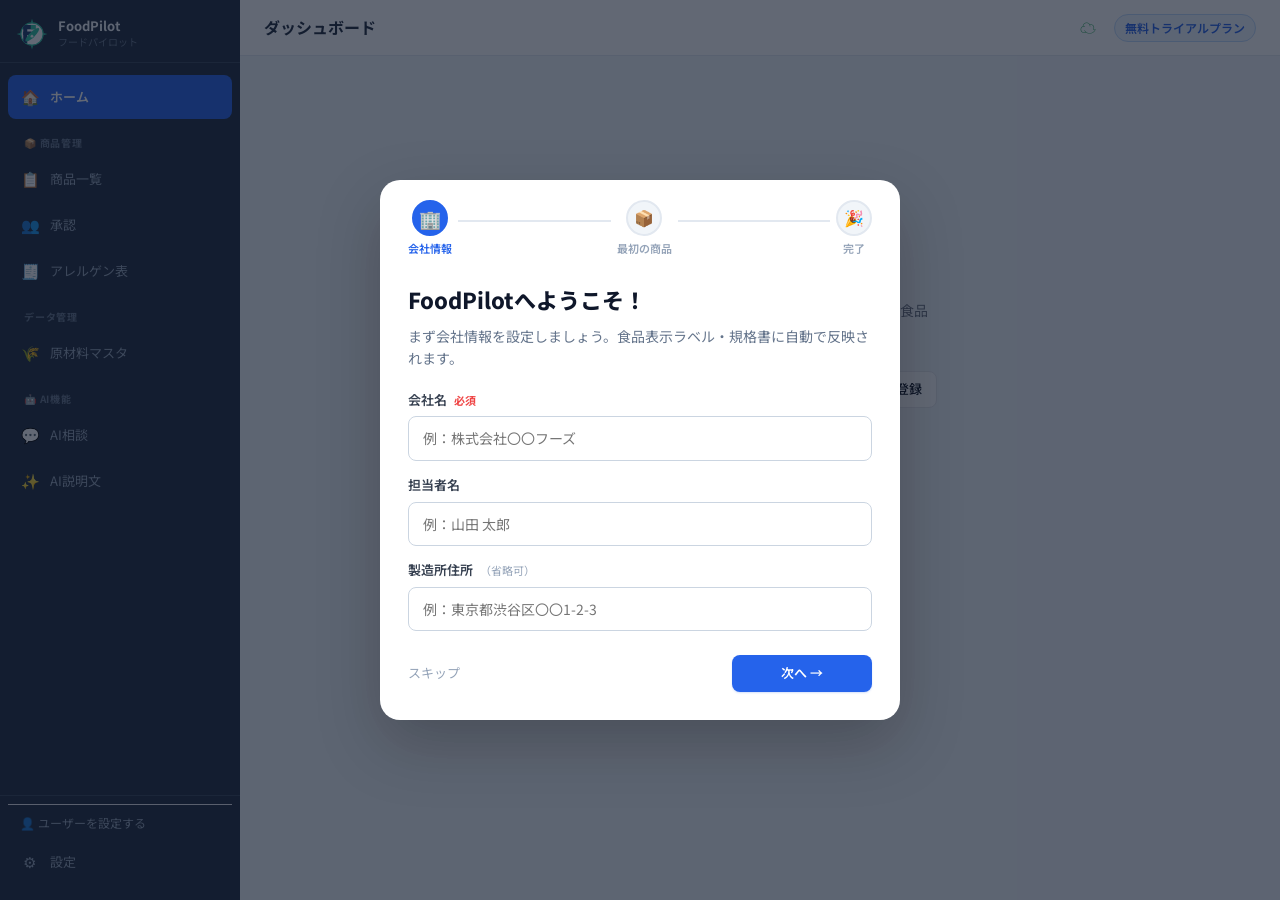
<file: index.html>
<!doctype html>
<html lang="ja">
  <head>
    <meta charset="UTF-8" />
    <meta name="viewport" content="width=device-width, initial-scale=1.0" />
    <meta http-equiv="Cache-Control" content="no-cache, no-store, must-revalidate">
    <meta http-equiv="Pragma" content="no-cache">
    <meta http-equiv="Expires" content="0">
    <title>FoodPilot — 食品管理プラットフォーム</title>
    <link rel="icon" href="./assets/app-icon.svg" type="image/svg+xml" />
    <link rel="preconnect" href="https://fonts.googleapis.com" />
    <link rel="preconnect" href="https://fonts.gstatic.com" crossorigin />
    <link href="https://fonts.googleapis.com/css2?family=Noto+Sans+JP:wght@400;500;600;700&display=swap" rel="stylesheet" />
    <link rel="manifest" href="./manifest.json">
    <meta name="theme-color" content="#2563eb">
    <meta name="apple-mobile-web-app-capable" content="yes">
    <meta name="apple-mobile-web-app-title" content="FoodPilot">
    <link rel="stylesheet" href="./src/styles.css?v=20260730a" />
  </head>
  <body>
    <div id="root">
      <main class="home">
        <div class="brand">
          <img class="brand-mark app-icon" src="./assets/app-icon.svg" alt="FoodPilot">
          <div>
            <h1>FoodPilot</h1>
            <p>読み込み中です。少々お待ちください。</p>
          </div>
        </div>
      </main>
    </div>
    <script src="./src/db.js?v=20260730a"></script>
    <script src="./src/db-images.js?v=20260730a"></script>
    <script src="./src/constants.js?v=20260730a"></script>
    <script src="./src/utils-core.js?v=20260730a"></script>
    <script src="./src/modules.js?v=20260730a"></script>
    <script src="./src/state.js?v=20260730a"></script>
    <script src="./src/db-cloud.js?v=20260730a"></script>
    <script src="./src/ui-dashboard.js?v=20260730a"></script>
    <script src="./src/ui-products.js?v=20260730a"></script>
    <script src="./src/ui-label.js?v=20260730a"></script>
    <script src="./src/ui-develop.js?v=20260730a"></script>
    <script src="./src/ui-product-detail.js?v=20260730a"></script>
    <script src="./src/ui-ing-master.js?v=20260730a"></script>
    <script src="./src/delegation.js?v=20260730a"></script>
    <script src="./src/app.js?v=20260730a"></script>
    <script>if ('serviceWorker' in navigator) navigator.serviceWorker.register('./sw.js');</script>
  </body>
</html>
</file>
<file: src/styles.css>
/* ── Reset & Base ── */
*, *::before, *::after { box-sizing: border-box; margin: 0; padding: 0; }
body {
  color: #111827;
  background: #f8fafc;
  font-family: "Noto Sans JP", "Hiragino Sans", "Hiragino Kaku Gothic ProN", system-ui, -apple-system, sans-serif;
  font-size: 14px;
  line-height: 1.6;
  -webkit-font-smoothing: antialiased;
}
button, input, select, textarea { font: inherit; }
button { cursor: pointer; }
a { color: inherit; text-decoration: none; }

/* ── Design Tokens ── */
:root {
  --blue: #2563eb;
  --blue-hover: #1d4ed8;
  --blue-light: #eff6ff;
  --blue-border: #bfdbfe;
  --text: #111827;
  --text-sub: #6b7280;
  --text-muted: #9ca3af;
  --border: #e5e7eb;
  --bg: #f8fafc;
  --surface: #ffffff;
  --radius-sm: 8px;
  --radius: 12px;
  --radius-lg: 16px;
  --shadow-sm: 0 1px 2px rgba(0,0,0,.05);
  --shadow: 0 1px 3px rgba(0,0,0,.06), 0 1px 2px rgba(0,0,0,.04);
  --shadow-md: 0 4px 6px rgba(0,0,0,.05), 0 2px 4px rgba(0,0,0,.04);
  --shadow-lg: 0 10px 15px rgba(0,0,0,.06), 0 4px 6px rgba(0,0,0,.04);
}

/* ── Home / Layout ── */
.home {
  min-height: 100vh;
  padding: 64px 24px;
  display: grid;
  align-content: center;
  gap: 28px;
  max-width: 560px;
  margin: 0 auto;
}
.home-hero { text-align: center; display: grid; gap: 12px; }
.home-hero-logo { display: flex; justify-content: center; margin-bottom: 4px; }
.home-hero-title {
  font-size: 32px;
  font-weight: 700;
  color: var(--text);
  line-height: 1.25;
  letter-spacing: -0.5px;
}
.home-hero-sub { font-size: 15px; color: var(--text-sub); font-weight: 400; }

.brand { display: flex; align-items: center; gap: 14px; }
.brand-mark {
  width: 52px; height: 52px; border-radius: var(--radius);
  display: grid; place-items: center; background: var(--blue); color: #fff;
  font-weight: 700; flex-shrink: 0;
}
.brand-mark.app-icon {
  display: block; background: transparent; object-fit: cover;
  border-radius: var(--radius);
  box-shadow: var(--shadow);
}
.brand-mark.label-check {
  position: relative; border-radius: 8px 8px 8px 18px;
  background: var(--blue); transform: rotate(-3deg);
}
.brand-mark.label-check::after {
  content: ""; position: absolute; right: -7px; top: 0;
  width: 16px; height: 16px; background: var(--bg);
  transform: rotate(45deg) translate(2px,-2px); border-radius: 2px;
}
.tag-hole {
  position: absolute; left: 9px; top: 10px;
  width: 8px; height: 8px; border-radius: 50%;
  background: var(--bg); box-shadow: inset 0 0 0 1px rgba(0,0,0,.1);
}
.check-mark { position: relative; z-index: 1; font-size: 28px; line-height: 1; transform: rotate(3deg); }
.brand h1 { font-size: 20px; font-weight: 700; letter-spacing: -0.3px; }
.brand p { color: var(--text-sub); font-size: 13px; margin-top: 2px; }

/* ── Home Actions ── */
.home-actions { display: grid; grid-template-columns: 1fr 1fr; gap: 12px; }
.home-card {
  background: var(--surface);
  border: 1px solid var(--border);
  border-radius: var(--radius-lg);
  padding: 20px;
  text-align: left;
  display: flex;
  align-items: center;
  gap: 14px;
  color: var(--text);
  box-shadow: var(--shadow);
  transition: transform .18s ease, box-shadow .18s ease, border-color .18s ease;
}
.home-card:hover { transform: translateY(-2px); box-shadow: var(--shadow-lg); border-color: #d1d5db; }
.home-card.primary { background: var(--text); color: #fff; border-color: transparent; }
.home-card.primary:hover { box-shadow: 0 10px 20px rgba(0,0,0,.18); }
.home-card-icon { font-size: 22px; flex-shrink: 0; width: 40px; text-align: center; }
.home-card-body { flex: 1; display: grid; gap: 3px; }
.home-card-body span { font-size: 14px; font-weight: 600; line-height: 1.3; }
.home-card-body small { font-size: 12px; color: var(--text-sub); line-height: 1.4; }
.home-card.primary .home-card-body small { color: rgba(255,255,255,.6); }
.home-card-arrow { font-size: 16px; color: var(--text-muted); flex-shrink: 0; }
.home-card.primary .home-card-arrow { color: rgba(255,255,255,.5); }

/* ── CTA Button ── */
.home-cta-wrap { display: flex; justify-content: center; }
.home-next {
  height: 48px;
  padding: 0 32px;
  max-width: 320px;
  width: 100%;
  border: none;
  border-radius: var(--radius);
  background: var(--blue);
  color: #fff;
  font-size: 15px;
  font-weight: 600;
  letter-spacing: -0.1px;
  box-shadow: 0 1px 2px rgba(37,99,235,.3);
  transition: background .15s, transform .15s, box-shadow .15s;
}
.home-next:hover { background: var(--blue-hover); transform: translateY(-1px); box-shadow: 0 4px 12px rgba(37,99,235,.3); }

/* ── Plan Panel ── */
.plan-panel {
  background: var(--surface);
  border: 1px solid var(--border);
  border-radius: var(--radius-lg);
  padding: 24px;
  display: grid;
  gap: 16px;
  box-shadow: var(--shadow);
}
.plan-title { display: flex; align-items: baseline; gap: 10px; flex-wrap: wrap; }
.plan-title b { font-size: 15px; font-weight: 600; color: var(--text); }
.plan-title span { font-size: 13px; color: var(--text-sub); }
.plan-grid { display: grid; grid-template-columns: repeat(3, 1fr); gap: 10px; }
.plan-card {
  position: relative;
  border: 1.5px solid var(--border);
  background: var(--bg);
  color: var(--text);
  border-radius: var(--radius);
  padding: 16px 14px;
  text-align: left;
  display: grid;
  gap: 4px;
  transition: border-color .15s, background .15s, box-shadow .15s;
}
.plan-card:hover { border-color: #9ca3af; background: var(--surface); }
.plan-card.selected {
  background: var(--blue-light);
  border-color: var(--blue);
  box-shadow: 0 0 0 3px rgba(37,99,235,.1);
}
.plan-name { font-size: 14px; font-weight: 600; }
.plan-price { font-style: normal; font-size: 18px; font-weight: 700; color: var(--blue); }
.plan-note { font-size: 12px; color: var(--text-sub); }
.plan-check { font-size: 11px; font-weight: 600; color: var(--blue); margin-top: 2px; }
.popular-badge {
  position: absolute; top: -10px; right: 10px;
  background: var(--blue); color: #fff;
  font-size: 11px; font-weight: 700;
  padding: 2px 9px; border-radius: 999px;
  letter-spacing: 0.2px;
}

/* ── Recent Strip ── */
.recent-strip {
  background: var(--surface);
  border: 1px solid var(--border);
  border-radius: var(--radius-sm);
  padding: 11px 16px;
  display: flex; align-items: center; gap: 10px;
  font-size: 13px; color: var(--text-sub);
}
.recent-label { font-weight: 600; color: var(--text); font-size: 12px; }

/* ── Menu page ── */
.menu-page { align-content: start; }
.menu-head {
  display: flex; justify-content: space-between; align-items: center; gap: 12px;
  padding-bottom: 4px;
}

/* ── Page wrapper ── */
.page { min-height: 100vh; background: var(--bg); }

/* ── Topbar ── */
.topbar {
  position: sticky; top: 0; z-index: 50;
  height: 56px;
  background: rgba(255,255,255,.85);
  backdrop-filter: saturate(180%) blur(16px);
  -webkit-backdrop-filter: saturate(180%) blur(16px);
  border-bottom: 1px solid var(--border);
  display: grid;
  grid-template-columns: 160px 1fr auto;
  align-items: center;
  gap: 16px;
  padding: 0 24px;
}
.topbar h1 {
  margin: 0; font-size: 14px; font-weight: 600; color: var(--text);
  white-space: nowrap; overflow: hidden; text-overflow: ellipsis;
}
.topbar-right { display: flex; justify-content: flex-end; align-items: center; gap: 8px; }
.toast { font-size: 12px; font-weight: 600; color: var(--blue); }

/* ── Buttons ── */
.back, .action {
  display: inline-flex; align-items: center; justify-content: center; gap: 6px;
  border: 1px solid var(--border);
  border-radius: var(--radius-sm);
  padding: 7px 14px;
  background: var(--surface);
  color: var(--text);
  font-size: 13px;
  font-weight: 500;
  transition: background .12s, border-color .12s;
  white-space: nowrap;
}
.back:hover, .action:hover { background: var(--bg); border-color: #d1d5db; }
.action.primary, .action.dark, .action.secondary {
  background: var(--blue); color: #fff; border-color: transparent;
  font-weight: 600;
  box-shadow: 0 1px 2px rgba(37,99,235,.2);
}
.action.primary:hover, .action.dark:hover, .action.secondary:hover { background: var(--blue-hover); }
.action.secondary { background: #374151; }
.action.secondary:hover { background: #1f2937; }

/* ── 印刷ボタン（最重要） ── */
.print-btn {
  background: #16a34a; color: #fff; border-color: transparent;
  font-size: 15px; font-weight: 700;
  padding: 10px 20px;
  border-radius: var(--radius-sm);
  box-shadow: 0 2px 8px rgba(22,163,74,.3);
  width: 100%;
}
.print-btn:hover { background: #15803d; }

/* ── Plan Badge ── */
.plan-badge {
  display: inline-flex; align-items: center;
  height: 28px; padding: 0 10px;
  border-radius: 999px;
  font-size: 12px; font-weight: 600;
  color: var(--blue);
  background: var(--blue-light);
  border: 1px solid var(--blue-border);
}

/* ── Status Toast ── */
.status-toast {
  position: fixed; top: 64px; right: 20px; z-index: 100;
  background: #111827; color: #fff;
  border-radius: var(--radius-sm);
  padding: 10px 16px;
  font-size: 13px; font-weight: 600;
  box-shadow: var(--shadow-lg);
  display: flex; align-items: center; gap: 12px;
}
.toast-undo-btn {
  background: rgba(255,255,255,.15); color: #fff; border: 1px solid rgba(255,255,255,.3);
  border-radius: 6px; padding: 3px 10px; font-size: 12px; font-weight: 700;
  cursor: pointer; white-space: nowrap;
}
.toast-undo-btn:hover { background: rgba(255,255,255,.25); }

/* ── Sort Select ── */
.sort-select {
  padding: 6px 10px; border: 1px solid var(--border); border-radius: var(--radius-sm);
  background: var(--surface); color: var(--text); font-size: 13px;
  cursor: pointer; flex-shrink: 0;
}
.sort-select:focus { outline: 2px solid var(--blue); outline-offset: 1px; }

/* ── Expiry Alert Banner ── */
.expiry-alert {
  display: flex; align-items: center; gap: 12px;
  padding: 12px 16px; border-radius: var(--radius); margin-bottom: 12px;
  font-size: 14px; font-weight: 500;
}
.expiry-alert--danger { background: #fef2f2; border: 1px solid #fca5a5; color: #991b1b; }
.expiry-alert--warn   { background: #fffbeb; border: 1px solid #fcd34d; color: #92400e; }
.expiry-alert-btn {
  margin-left: auto; padding: 4px 12px; border-radius: 6px; border: none;
  background: currentColor; color: #fff; font-size: 12px; font-weight: 600; cursor: pointer;
  opacity: .85;
}
.expiry-alert--danger .expiry-alert-btn { background: #dc2626; color: #fff; }
.expiry-alert--warn   .expiry-alert-btn { background: #d97706; color: #fff; }
.expiry-alert-btn:hover { opacity: 1; }

/* ── Storage Meter ── */
.storage-meter { margin-bottom: 16px; }
.storage-meter-head { display: flex; justify-content: space-between; align-items: center; font-size: 13px; margin-bottom: 6px; }
.storage-meter-track { height: 8px; background: var(--border); border-radius: 4px; overflow: hidden; }
.storage-meter-fill { height: 100%; border-radius: 4px; transition: width .4s; }

/* ── Plan buy button（buttonに変更: border/cursor追加） ── */
.plan-buy-btn {
  display: inline-block; margin-top: 8px; padding: 6px 14px;
  background: var(--primary); color: #fff; border-radius: 8px;
  font-size: 13px; font-weight: 600; text-decoration: none;
  border: none; cursor: pointer;
  transition: opacity .15s;
}
.plan-buy-btn:hover:not(:disabled) { opacity: .85; }
.plan-buy-btn:disabled { opacity: .5; cursor: not-allowed; }

/* ── Stripe決済バッジ ── */
.plan-stripe-note {
  display: flex; gap: 16px; flex-wrap: wrap;
  margin-top: 12px; padding: 10px 14px;
  background: #f0fdf4; border: 1px solid #bbf7d0;
  border-radius: 8px; font-size: 12px; color: #15803d;
}

/* ── トライアルバナー ── */
.plan-trial-banner {
  margin-bottom: 14px; padding: 12px 16px;
  background: linear-gradient(135deg, #fffbeb, #fef9c3);
  border: 1.5px solid #f59e0b; border-radius: 10px;
  font-size: 13.5px; font-weight: 600; color: #92400e;
  line-height: 1.5;
}
.plan-trial-banner strong { color: #b45309; }
.plan-trial-banner--expired {
  background: linear-gradient(135deg, #fef2f2, #fee2e2);
  border-color: #ef4444; color: #991b1b;
}
.plan-free-note {
  margin-top: 10px; padding: 8px 14px;
  background: #f0fdf4; border: 1px solid #bbf7d0;
  border-radius: 8px;
}
.plan-free-badge { font-size: 12.5px; color: #166534; font-weight: 600; }

/* ── モニター・トライアルセクション ── */
.plan-trial-section {
  margin-top: 14px; border: 1.5px dashed #c4b5fd;
  border-radius: 10px; overflow: hidden;
}
.plan-trial-toggle {
  list-style: none; padding: 12px 16px;
  font-size: 13px; font-weight: 600; color: #7c3aed;
  cursor: pointer; user-select: none;
  background: #faf5ff;
}
.plan-trial-toggle::-webkit-details-marker { display: none; }
.plan-trial-toggle::marker { display: none; }
.plan-trial-section[open] .plan-trial-toggle { border-bottom: 1px dashed #c4b5fd; }
.plan-trial-body { padding: 14px 16px; background: #faf5ff; }
.plan-trial-desc { font-size: 12.5px; color: #6d28d9; margin: 0 0 10px; }
.plan-trial-form { display: flex; gap: 8px; flex-wrap: wrap; }
.plan-trial-input {
  flex: 1; min-width: 180px; padding: 7px 12px;
  border: 1.5px solid #c4b5fd; border-radius: 8px;
  font-size: 13px; outline: none;
  background: #fff; color: var(--text);
}
.plan-trial-input:focus { border-color: #7c3aed; box-shadow: 0 0 0 2px rgba(124,58,237,.15); }
.plan-trial-active {
  margin-top: 10px; padding: 8px 12px;
  background: #ede9fe; border-radius: 6px;
  font-size: 12px; font-weight: 600; color: #5b21b6;
}

/* ── License key section ── */
.license-section { margin-top: 20px; padding-top: 16px; border-top: 1px solid var(--border); }
.license-section-title { font-size: 14px; font-weight: 600; margin-bottom: 6px; }
.license-input-row { display: flex; gap: 8px; margin-top: 8px; flex-wrap: wrap; }
.license-key-input { flex: 1; min-width: 200px; padding: 8px 12px; border: 1.5px solid var(--border); border-radius: 8px; font-size: 14px; font-family: monospace; }
.license-key-input:focus { outline: none; border-color: var(--primary); }
.license-active-note { margin-top: 10px; font-size: 13px; color: #16a34a; }

/* ── Field hint inline ── */
.field > span .field-hint { font-size: 11px; color: var(--text-sub); margin-left: 6px; font-weight: 400; }

/* ── Expiry chip on product cards ── */
.expiry-chip {
  display: inline-flex; align-items: center; gap: 3px;
  padding: 2px 7px; border-radius: 10px; font-size: 11px; font-weight: 600;
  white-space: nowrap;
}
.expiry-chip.expired { background: #fee2e2; color: #dc2626; }
.expiry-chip.soon    { background: #fef3c7; color: #b45309; }

/* ── Product detail completion banner ── */
.detail-comp-banner {
  display: flex; align-items: center; gap: 10px;
  padding: 10px 16px; background: var(--surface);
  border: 1px solid var(--border); border-radius: var(--radius);
  margin-bottom: 12px; flex-wrap: wrap;
}
.dcb-bar-wrap {
  flex: 0 0 120px; height: 6px; background: var(--border); border-radius: 3px; overflow: hidden;
}
.dcb-bar-fill { height: 100%; border-radius: 3px; transition: width .3s; }
.dcb-pct { font-size: 13px; font-weight: 700; white-space: nowrap; }
.dcb-missing { font-size: 12px; color: var(--text-sub); }
.dcb-missing strong { color: var(--text); }
.dcb-done { font-size: 12px; color: #16a34a; font-weight: 600; }

/* ── Tab badge (未入力カウント) ── */
.tab-badge {
  display: inline-flex; align-items: center; justify-content: center;
  min-width: 16px; height: 16px; padding: 0 4px;
  background: #ef4444; color: #fff; border-radius: 8px;
  font-size: 10px; font-weight: 700; line-height: 1;
  margin-left: 5px; vertical-align: middle;
}
.detail-tab.active .tab-badge { background: #fff; color: #ef4444; }
.tab-badge--error { background: #dc2626; animation: tab-badge-pulse 2s infinite; }
@keyframes tab-badge-pulse { 0%,100%{ opacity:1; } 50%{ opacity:.7; } }

/* ── Field missing highlight ── */
.field--missing > input,
.field--missing > select,
.field--missing > textarea {
  border-color: #fbbf24;
  background: #fffbeb;
}
.field--missing > input:focus,
.field--missing > select:focus,
.field--missing > textarea:focus {
  border-color: #d97706;
  outline-color: #fde68a;
}
.field--missing > span:first-child {
  color: var(--text);
}
.field--missing > span:first-child::after {
  content: " ✏ 未入力";
  font-size: 10px; font-weight: 600; color: #d97706;
  margin-left: 4px;
}
.missing-ing-notice {
  padding: 12px 16px; margin-bottom: 16px;
  background: #fffbeb; border: 1px solid #fbbf24; border-radius: var(--radius);
  color: #92400e; font-size: 13px; font-weight: 500;
}

/* ── Dashboard category bar chart ── */
.cat-chart-card {
  background: var(--surface); border: 1px solid var(--border);
  border-radius: var(--radius); padding: 16px; margin-bottom: 16px;
}
.cat-chart-title {
  font-size: 14px; font-weight: 700; color: var(--text);
  margin-bottom: 12px;
}
.cat-chart-list { display: flex; flex-direction: column; gap: 8px; }
.cat-chart-row {
  display: flex; align-items: center; gap: 10px; width: 100%;
  background: none; border: none; padding: 4px 6px; border-radius: var(--radius-sm);
  cursor: pointer; text-align: left;
  transition: background 0.15s;
}
.cat-chart-row:hover { background: var(--hover); }
.cat-chart-label {
  flex: 0 0 100px; font-size: 13px; color: var(--text);
  white-space: nowrap; overflow: hidden; text-overflow: ellipsis;
}
.cat-chart-bar-wrap {
  flex: 1; height: 10px; background: var(--border); border-radius: 5px; overflow: hidden;
}
.cat-chart-bar {
  height: 100%; background: var(--blue); border-radius: 5px;
  transition: width 0.4s ease;
}
.cat-chart-count {
  flex: 0 0 36px; font-size: 12px; font-weight: 600;
  color: var(--text-sub); text-align: right;
}

/* ── History diff chip ── */
.history-diff-chip {
  display: inline-block; font-size: 11px; color: #92400e;
  background: #fef3c7; border: 1px solid #fde68a;
  border-radius: 4px; padding: 2px 7px; margin: 0 6px;
}
.history-diff-same {
  color: #64748b; background: var(--surface); border-color: var(--border);
}
.history-detail-list { display: flex; flex-direction: column; gap: 10px; }
.history-detail-row {
  display: flex; align-items: center; justify-content: space-between;
  gap: 12px; padding: 10px 14px;
  border: 1px solid var(--border); border-radius: var(--radius); background: var(--surface);
  flex-wrap: wrap;
}
.history-detail-meta {
  display: flex; align-items: center; gap: 8px; flex-wrap: wrap; flex: 1;
}

/* ── Toolbar right group ── */
.toolbar-right {
  display: flex; align-items: center; gap: 8px; flex-shrink: 0; flex-wrap: wrap;
}

/* ── Todo filter select ── */
.todo-filter-select {
  padding: 6px 10px; border: 1px solid var(--border); border-radius: var(--radius-sm);
  background: var(--surface); color: var(--text); font-size: 13px; cursor: pointer;
  max-width: 200px;
}
.todo-filter-select:focus { outline: 2px solid var(--blue); outline-offset: 1px; }

/* ── Editor Shell ── */
.content { padding: 24px 24px; }
.narrow { max-width: 1200px; margin: 0 auto; }
.editor-shell {
  max-width: 1280px;
  margin: 0 auto;
  padding: 24px 24px 100px;
  display: grid;
  grid-template-columns: 55fr 45fr;
  gap: 24px;
  align-items: start;
}
.form-column { display: grid; gap: 16px; }
.preview-column {
  position: sticky; top: 72px;
  max-height: calc(100vh - 84px);
  overflow-y: auto;
  padding-right: 4px;
  scrollbar-gutter: stable;
}

/* ── Section Cards ── */
.section {
  background: var(--surface);
  border: 1px solid var(--border);
  border-radius: var(--radius-lg);
  overflow: hidden;
  box-shadow: var(--shadow);
}
.section.accent { border-color: var(--blue-border); }
.section-header {
  width: 100%;
  min-height: 44px;
  display: flex; align-items: center; justify-content: space-between; gap: 8px;
  padding: 0 16px;
  border: none;
  border-bottom: 1px solid transparent;
  background: #fafafa;
  color: var(--text-sub);
  font-size: 11px; font-weight: 600;
  letter-spacing: 0.6px; text-transform: uppercase;
  cursor: pointer;
  text-align: left;
  transition: background .12s;
}
.section-header:hover { background: #f3f4f6; }
.section.open .section-header { border-bottom-color: var(--border); }
.accent .section-header { background: var(--blue-light); color: var(--blue); border-bottom-color: var(--blue-border); }
.section-title-text { flex: 1; }
.section-chevron { font-size: 10px; color: var(--text-muted); flex-shrink: 0; }
.section-body { padding: 18px; display: grid; gap: 16px; }

/* ── Form Fields ── */
.field { display: grid; gap: 6px; }
.field span { font-size: 12px; font-weight: 500; color: #374151; }
.field b { margin-left: 6px; color: #ef4444; font-size: 11px; font-weight: 500; }
.field.invalid span::after { content: " 要確認"; color: #ef4444; font-size: 11px; margin-left: 4px; }
.field.invalid input { border-color: #fca5a5; background: #fff5f5; }

input, select {
  width: 100%;
  border: 1px solid #d1d5db;
  border-radius: var(--radius-sm);
  padding: 9px 12px;
  background: var(--surface);
  color: var(--text);
  font-size: 14px;
  outline: none;
  transition: border-color .12s, box-shadow .12s;
}
input:focus, select:focus {
  border-color: var(--blue);
  box-shadow: 0 0 0 3px rgba(37,99,235,.1);
}
input:disabled { color: #9ca3af; background: #f3f4f6; }
button:disabled {
  cursor: not-allowed; opacity: .45;
  background: #f3f4f6 !important; color: #9ca3af !important;
  border-color: var(--border) !important; box-shadow: none !important;
}

/* ── Volume / Unit Tabs ── */
.volume-input { display: grid; gap: 8px; }
.volume-input input { width: 100%; }
.unit-tabs { display: flex; flex-wrap: wrap; gap: 6px; }
.unit-tabs button {
  border: 1px solid var(--border); border-radius: 999px;
  background: var(--surface); color: var(--text-sub);
  padding: 4px 12px; font-size: 12px; font-weight: 500;
  transition: all .12s;
}
.unit-tabs button:hover { border-color: #9ca3af; color: var(--text); }
.unit-tabs button.selected { background: var(--text); border-color: var(--text); color: #fff; }
.date-tabs button { background: var(--bg); }

/* ── Two Col ── */
.two-col { display: grid; grid-template-columns: 1fr 1fr; gap: 12px; }

/* ── Choice Grid ── */
.choice-grid, .mfr-choice, .mode-row {
  display: grid; grid-template-columns: 1fr 1fr; gap: 6px;
}
.choice-grid button, .mfr-choice button, .mode-row button {
  min-height: 40px;
  border: 1px solid var(--border); background: var(--bg);
  border-radius: var(--radius-sm); padding: 8px 10px;
  color: var(--text); font-size: 13px; font-weight: 500;
  display: inline-flex; align-items: center; justify-content: center; gap: 6px;
  transition: all .12s;
}
.choice-grid button:hover, .mfr-choice button:hover, .mode-row button:hover {
  background: var(--surface); border-color: #9ca3af;
}
.choice-grid button.selected, .mode-row button.selected {
  background: var(--blue-light); color: var(--blue); border-color: var(--blue); font-weight: 600;
}
.mfr-choice { grid-template-columns: repeat(4, 1fr); }
.mfr-choice button { min-height: 52px; font-size: 13px; }
.mfr-choice button.selected { background: var(--blue-light); color: var(--blue); border-color: var(--blue); }

/* ── Ingredient List ── */
.ing-list { display: grid; gap: 8px; }
.ing-row {
  display: grid;
  grid-template-columns: 22px minmax(120px,1fr) 88px auto 40px;
  gap: 8px; align-items: center;
}
.ing-row > span { color: var(--text-muted); text-align: center; font-size: 12px; font-weight: 500; }

/* ── Badges ── */
.badges { min-width: 74px; display: flex; gap: 4px; flex-wrap: wrap; }
.badges b { font-size: 10px; padding: 2px 6px; border-radius: 999px; white-space: nowrap; font-weight: 600; }
.badges .violet { background: #f5f3ff; color: #7c3aed; }
.badges .amber  { background: #fffbeb; color: #b45309; }
.badges .green  { background: #f0fdf4; color: #16a34a; }

/* ── Icon Button ── */
.icon-btn {
  border: 1px solid var(--border); background: var(--bg);
  color: #ef4444; border-radius: var(--radius-sm); height: 40px;
  transition: background .12s;
}
.icon-btn:hover { background: #fef2f2; border-color: #fca5a5; }

/* ── Nutrition Grid ── */
.nutrition-grid { display: grid; grid-template-columns: repeat(5, 1fr); gap: 8px; }
.nutrition-grid label {
  background: var(--blue-light); border: 1px solid var(--blue-border);
  border-radius: var(--radius-sm); padding: 9px; display: grid; gap: 5px;
}
.nutrition-grid span { color: var(--blue); font-size: 11px; font-weight: 600; }
.nutrition-grid input { text-align: right; font-weight: 700; padding: 7px; }
.nutrition-grid small { color: var(--text-muted); text-align: right; font-size: 11px; }

/* ── Notice ── */
.notice {
  padding: 10px 14px;
  background: #fffbeb; border: 1px solid #fde68a;
  border-radius: var(--radius-sm); color: #92400e; font-size: 12px;
}
.notice.success {
  background: #f0fdf4; border-color: #86efac; color: #166534; font-weight: 600;
}

/* ── Assist ── */
.assist-actions { display: flex; gap: 8px; }
.check-list { display: grid; gap: 6px; }
.check-list > div {
  display: flex; align-items: center; gap: 10px;
  border: 1px solid var(--border); border-radius: var(--radius-sm);
  padding: 8px 12px; background: var(--surface);
}
.check-list b {
  min-width: 52px; font-size: 11px; font-weight: 600;
  text-align: center; border-radius: 999px; padding: 2px 8px;
}
.check-list span { color: var(--text); font-size: 12px; font-weight: 400; }
.check-ok b { background: #dcfce7; color: #16a34a; }
.check-warn b { background: #fee2e2; color: #dc2626; }
.check-list > .check-warn { border-color: #fca5a5; background: #fff5f5; }

/* ── Wide Input ── */
.wide-input { width: 100%; }

/* ── Preview Panel ── */
.preview-panel {
  background: var(--surface);
  border: 1px solid var(--border);
  border-radius: var(--radius-lg);
  padding: 12px;
  display: grid; gap: 10px;
  box-shadow: var(--shadow);
}
.preview-top-bar {
  display: flex; align-items: center; justify-content: space-between; gap: 8px; flex-wrap: wrap;
}
.preview-area-wrap {
  background: #e5e7eb;
  border-radius: var(--radius-sm);
  padding: 12px;
  overflow: auto;
  min-height: 160px;
}
/* 印刷設定を折りたたみ */
.print-settings-panel {
  border: 1px solid var(--border); border-radius: var(--radius-sm);
  background: var(--bg);
}
.print-settings-panel > summary {
  padding: 8px 12px; font-size: 12px; font-weight: 600;
  color: var(--text-sub); cursor: pointer; list-style: none; user-select: none;
}
.print-settings-panel > summary::after { content: " ▼"; font-size: 10px; }
.print-settings-panel[open] > summary::after { content: " ▲"; }
.print-settings-panel > summary::-webkit-details-marker { display: none; }
.print-settings-body { padding: 10px 12px; display: grid; gap: 10px; }
.print-controls { display: flex; gap: 8px; flex-wrap: wrap; }
.print-controls label { display: grid; gap: 4px; flex: 1; }
.print-controls select { width: 100%; padding: 7px 10px; border: 1px solid var(--border); border-radius: var(--radius-sm); font-size: 13px; }

/* ── Target Tabs ── */
.target-tabs {
  display: grid; grid-template-columns: repeat(3, 1fr);
  gap: 3px; padding: 4px;
  background: var(--bg); border: 1px solid var(--border); border-radius: var(--radius-sm);
}
.target-tabs button {
  min-height: 34px; border: 1px solid transparent; border-radius: 6px;
  background: transparent; color: var(--text-sub);
  font-size: 12px; font-weight: 500; transition: all .12s;
}
.target-tabs button.selected {
  background: var(--surface); color: var(--text);
  border-color: var(--border); font-weight: 600;
  box-shadow: var(--shadow-sm);
}

/* ── Output Actions ── */
.output-actions { display: grid; grid-template-columns: 1.2fr 1fr 1fr; gap: 8px; }

/* ── Size Controls ── */
.size-controls {
  display: grid; grid-template-columns: repeat(4, 1fr); gap: 8px;
  padding: 12px; background: var(--bg); border: 1px solid var(--border); border-radius: var(--radius-sm);
}
.size-controls label { display: grid; gap: 4px; }
.size-controls span { color: var(--text-sub); font-size: 11px; font-weight: 500; }
.size-controls input { padding: 8px 10px; }

/* ── Print Area ── */
#print-area { overflow-x: auto; }
.print-sized { display: inline-block; max-width: none; }
.print-sized .label-paper { width: 100%; min-height: inherit; font-size: inherit; }
.contamination-note { margin-top: 4px; padding: 2px 1px; color: #111; font-size: .82em; line-height: 1.35; background: #fff; }

/* ── Print Support ── */
.print-support {
  border: 1px solid var(--border); border-radius: var(--radius-sm);
  background: var(--surface); padding: 12px 14px; display: grid; gap: 5px;
}
.print-support b { font-size: 12px; font-weight: 600; }
.print-support span, .print-support p, .print-support li { color: var(--text-sub); font-size: 11px; line-height: 1.4; }
.print-support p { margin: 0; }
.print-support ul { margin: 0; padding-left: 18px; }
.full-action { width: 100%; }

/* ── Print Preview Modal ── */
.print-preview-modal {
  position: fixed; inset: 0; z-index: 2000;
  background: rgba(0,0,0,.45);
  display: grid; place-items: start center; padding: 80px 24px 24px;
}
.print-preview-card {
  width: min(1100px, 96vw);
  max-height: calc(100vh - 104px);
  background: var(--surface);
  border-radius: var(--radius-lg);
  border: 1px solid var(--border);
  box-shadow: 0 20px 60px rgba(0,0,0,.18);
  display: grid; grid-template-rows: auto 1fr; overflow: hidden;
}
.print-preview-head {
  display: flex; align-items: center; gap: 12px;
  padding: 14px 18px; border-bottom: 1px solid var(--border); background: #fafafa;
}
.print-preview-head div { flex: 1; display: grid; gap: 2px; }
.print-preview-head b { font-size: 14px; font-weight: 600; }
.print-preview-head span { color: var(--text-sub); font-size: 12px; }
.print-preview-sheet { overflow: auto; background: #e5e7eb; }
.print-preview-sheet .print-stack { justify-items: start; }
.print-stack { display: grid; gap: 16px; min-width: 0; }
.preview-heading { margin: 0 0 8px; color: var(--text-sub); font-size: 11px; font-weight: 600; text-transform: uppercase; letter-spacing: 0.5px; }

/* ── Label Paper ── */
.label-paper {
  width: 100%; background: #fff; color: #000;
  font-family: "Yu Mincho", "MS PMincho", serif;
  line-height: 1.35; border: 1.5px solid #000;
  box-shadow: 0 2px 8px rgba(0,0,0,.1);
}
.label-paper table { border-collapse: collapse; width: 100%; }
.label-paper th, .label-paper td { border: 1px solid #000; padding: 4px 6px; vertical-align: top; font-size: inherit; }
.label-paper th { width: 5.6em; text-align: justify; text-align-last: justify; white-space: nowrap; font-weight: 800; }
.label-paper td { word-break: break-all; }
.barcode-box { display: grid; justify-items: center; background: #fff; padding: 3px 2px 1px; }
.label-barcode-footer { border-top: 1px solid #000; padding: 4px 6px 3px; display: grid; justify-items: center; gap: 2px; }
.barcode-title { font-family: Arial, sans-serif; font-size: .75em; font-weight: 700; }
.jan-barcode { width: min(100%, 46mm); height: auto; display: block; fill: #000; }
.jan-barcode text { font-family: Arial, sans-serif; font-size: 8px; letter-spacing: 1px; }
.label-paper.overseas { font-family: Georgia, "Times New Roman", serif; }
.label-paper.overseas th { width: 8.8em; text-align: left; text-align-last: auto; }
.nutrition-label { padding: 0; max-width: 330px; }
.nutrition-label h3 { margin: 0; padding: 8px; text-align: center; border-bottom: 1px solid #000; font-size: 1.15em; }
.nutrition-label p { margin: 0; padding: 5px 8px; text-align: center; border-bottom: 1px solid #000; font-size: .92em; }
.nutrition-label td { text-align: right; font-weight: 800; }
.nutrition-label small { display: block; padding: 7px 8px; text-align: right; font-size: .85em; }

/* ── Compliance Box ── */
.compliance-box { background: #fff; border: 1px solid #111; color: #111; padding: 10px 12px; font-family: system-ui, sans-serif; }
.compliance-box h3 { margin: 0 0 8px; font-size: 13px; font-weight: 600; }
.missing-box, .ok-box { margin-bottom: 8px; padding: 7px 10px; border-radius: 6px; font-size: 11px; line-height: 1.4; }
.missing-box { background: #fffbeb; border: 1px solid #fde68a; }
.ok-box { background: #f0fdf4; border: 1px solid #86efac; font-weight: 600; }
.compliance-box ul { margin: 0; padding-left: 18px; display: grid; gap: 4px; }
.compliance-box li, .compliance-box p { font-size: 11px; line-height: 1.4; }
.compliance-box p { margin: 8px 0 0; font-weight: 600; }

/* ── App Modal ── */
.app-modal {
  position: fixed; inset: 0; z-index: 3000;
  background: rgba(0,0,0,.4);
  display: grid; place-items: center; padding: 24px;
}
.app-modal-card {
  background: var(--surface);
  border-radius: var(--radius-lg);
  border: 1px solid var(--border);
  box-shadow: 0 20px 60px rgba(0,0,0,.15);
  padding: 28px 24px 22px;
  max-width: 380px; width: 100%;
  display: grid; gap: 20px;
}
.app-modal-msg { font-size: 15px; line-height: 1.65; color: var(--text); white-space: pre-line; }
.app-modal-preview { margin-top: 10px; padding: 10px 12px; background: var(--bg); border-radius: var(--radius-sm); font-size: 12px; color: var(--text-sub); max-height: 160px; overflow-y: auto; }
.app-modal-actions { display: flex; justify-content: flex-end; gap: 8px; }
.app-modal-cancel { background: var(--bg); color: var(--text); border-color: var(--border); }
.app-modal-confirm { min-width: 80px; }

/* ── Product Grid (Saved) ── */
.product-grid { display: grid; grid-template-columns: repeat(auto-fill, minmax(280px, 1fr)); gap: 12px; }
.product-card {
  background: var(--surface); border: 1px solid var(--border);
  border-radius: var(--radius-lg); padding: 20px;
  display: grid; gap: 14px; box-shadow: var(--shadow);
  transition: transform .18s, box-shadow .18s, border-color .18s;
}
.product-card:hover { transform: translateY(-2px); box-shadow: var(--shadow-lg); border-color: #d1d5db; }
.product-card h3 { font-size: 16px; font-weight: 600; margin-bottom: 4px; }
.product-card p { color: var(--text-sub); font-size: 12px; margin: 2px 0; }
.chips { display: flex; flex-wrap: wrap; gap: 5px; margin-top: 8px; }
.chips span {
  padding: 3px 8px; border-radius: 999px;
  background: var(--bg); border: 1px solid var(--border);
  color: var(--text); font-size: 11px; font-weight: 500;
}
.chips em { color: var(--text-muted); font-style: normal; font-size: 12px; }
.card-actions { display: flex; gap: 8px; align-items: center; }
.card-actions button {
  min-height: 34px; border: 1px solid var(--border);
  border-radius: var(--radius-sm); background: var(--bg);
  padding: 6px 12px; display: inline-flex; align-items: center; gap: 5px;
  font-size: 12px; font-weight: 500; transition: background .12s, border-color .12s;
}
.card-actions button:hover { background: var(--surface); border-color: #9ca3af; }
.card-actions .danger { color: #dc2626; }

/* ── Mobile Switch ── */
.mobile-switch {
  display: none; position: fixed; right: 16px; bottom: 16px; z-index: 8;
  border: none; border-radius: var(--radius); padding: 12px 20px;
  color: #fff; background: var(--text);
  box-shadow: var(--shadow-lg); font-weight: 600;
}

/* ── Empty State ── */
.empty {
  background: var(--surface); border: 1px solid var(--border);
  border-radius: var(--radius-lg); padding: 48px;
  display: grid; justify-items: center; gap: 12px; color: var(--text-sub);
}

/* ── Responsive ── */
@media (max-width: 900px) {
  .home-actions, .editor-shell, .two-col { grid-template-columns: 1fr; }
  .plan-grid { grid-template-columns: 1fr; }
  .home-card { min-height: auto; }
  .editor-shell { padding-bottom: 90px; }
  .preview-column { position: static; max-height: none; overflow-y: visible; padding-right: 0; }
  .hide-mobile { display: none; }
  .mobile-switch { display: block; }
  .topbar { grid-template-columns: auto 1fr auto; }
  .topbar-right .toast { display: none; }
  .nutrition-grid { grid-template-columns: repeat(2, 1fr); }
  .mfr-choice { grid-template-columns: repeat(2, 1fr); }
  .size-controls { grid-template-columns: repeat(2, 1fr); }
  .target-tabs { grid-template-columns: repeat(3, 1fr); }
  .output-actions { grid-template-columns: 1fr; }
  .ing-row { grid-template-columns: 22px 1fr 80px 38px; }
  .badges { grid-column: 2 / -1; }
}
@media (max-width: 560px) {
  .topbar { height: auto; min-height: 56px; padding: 8px 14px; }
  .topbar h1 { font-size: 13px; }
  .back, .action { padding: 7px 10px; }
  .action span { display: none; }
  .home { padding: 32px 16px; }
  .home-hero-title { font-size: 26px; }
  .choice-grid { grid-template-columns: 1fr; }
  .home-actions { grid-template-columns: 1fr; }
}


/* ── 3ステップガイド ── */
.how-steps {
  display: flex;
  align-items: center;
  gap: 6px;
  background: var(--blue-light);
  border: 1px solid var(--blue-border);
  border-radius: var(--radius);
  padding: 16px 20px;
  margin-bottom: 20px;
}
.how-step {
  flex: 1;
  display: flex;
  align-items: center;
  gap: 10px;
  background: #fff;
  border: 1px solid var(--blue-border);
  border-radius: var(--radius-sm);
  padding: 10px 12px;
}
.how-step-body {
  display: flex;
  flex-direction: column;
  gap: 2px;
}
.how-step-title {
  font-size: 13px;
  font-weight: 700;
  color: var(--text);
  white-space: nowrap;
}
.how-step small {
  font-size: 11px;
  color: var(--text-sub);
  white-space: nowrap;
}
.how-num {
  display: inline-flex;
  align-items: center;
  justify-content: center;
  width: 26px; height: 26px;
  background: var(--blue);
  color: #fff;
  border-radius: 50%;
  font-size: 13px;
  font-weight: 700;
  flex-shrink: 0;
}
.how-arrow { color: var(--blue); font-size: 12px; flex-shrink: 0; }

/* ── 注意文 ── */
.label-disclaimer {
  font-size: 11px;
  color: var(--text-muted);
  margin-top: 10px;
  padding: 8px 10px;
  background: #fefce8;
  border: 1px solid #fde68a;
  border-radius: var(--radius-sm);
  line-height: 1.5;
}

/* ── スマホ余白削減 ── */
@media (max-width: 560px) {
  .home { padding: 16px 12px; }
  .home-hero { margin-bottom: 16px; }
  .home-hero-title { font-size: 22px; }
  .plan-panel { padding: 14px 12px; }
  .how-steps { padding: 10px; gap: 4px; flex-direction: column; }
  .how-step { width: 100%; }
  .how-arrow { display: none; }
  .content { padding: 12px; }
  .section { padding: 12px; margin-bottom: 12px; }
  .print-btn { font-size: 14px; padding: 10px 16px; }
}

/* ── 完成度バー ── */
.completion-bar-wrap {
  background: var(--surface);
  border: 1px solid var(--border);
  border-radius: var(--radius);
  padding: 12px 16px;
  display: grid; gap: 8px;
  box-shadow: var(--shadow);
}
.completion-bar-head {
  display: flex; align-items: center; gap: 10px; flex-wrap: wrap;
  font-size: 12px; color: var(--text-sub);
}
.completion-bar-head strong { font-size: 15px; font-weight: 700; }
.completion-missing { color: #d97706; font-size: 11px; }
.completion-ok { color: #16a34a; font-size: 11px; font-weight: 600; }
.completion-bar-track {
  height: 6px; background: var(--border); border-radius: 9999px; overflow: hidden;
}
.completion-bar-fill {
  height: 100%; border-radius: 9999px; transition: width .4s ease;
}

/* ── 固定保存ボタン (FAB) ── */
.fab-save {
  position: fixed; bottom: 24px; right: 24px; z-index: 100;
  background: #16a34a; color: #fff;
  border: none; border-radius: var(--radius);
  padding: 14px 28px;
  font-size: 15px; font-weight: 700;
  box-shadow: 0 4px 16px rgba(22,163,74,.35);
  cursor: pointer;
  transition: background .15s, transform .15s, box-shadow .15s;
}
.fab-save:hover { background: #15803d; transform: translateY(-2px); box-shadow: 0 6px 20px rgba(22,163,74,.4); }

/* ── オートセーブ状態 ── */
.autosave-status {
  font-size: 12px; font-weight: 600; padding: 3px 10px;
  border-radius: 999px;
}
.autosave-editing { background: #fef3c7; color: #92400e; }
.autosave-saving  { background: #dbeafe; color: #1e40af; }
.autosave-ok      { background: #dcfce7; color: #166534; }

/* ── ドラッグ並び替え ── */
.drag-handle {
  cursor: grab; color: var(--text-muted); font-size: 16px;
  padding: 0 4px; user-select: none; flex-shrink: 0;
}
.drag-handle:active { cursor: grabbing; }
.ing-row[draggable] { transition: opacity .15s; }
.ing-row.dragging { opacity: .4; }
.ing-row.drag-over { border: 1.5px dashed var(--blue); background: var(--blue-light); border-radius: var(--radius-sm); }

/* ── プレビューツールバー ── */
.preview-toolbar {
  display: flex; align-items: center; justify-content: space-between;
  gap: 8px; flex-wrap: wrap; margin-bottom: 8px;
}
.zoom-controls { display: flex; gap: 4px; }
.zoom-btn {
  border: 1px solid var(--border); background: var(--surface);
  color: var(--text-sub); border-radius: var(--radius-sm);
  padding: 4px 9px; font-size: 12px; font-weight: 500; cursor: pointer;
  transition: background .12s, border-color .12s;
}
.zoom-btn:hover { background: var(--bg); }
.zoom-btn.selected { background: var(--blue); color: #fff; border-color: transparent; }

/* ── 最近使った保存方法ラベル ── */
.recent-storage-label {
  font-size: 11px; font-weight: 600; color: var(--text-muted);
  padding: 4px 0 2px; text-transform: uppercase; letter-spacing: 0.5px;
}

/* ── レスポンシブ調整 ── */
@media (max-width: 900px) {
  .editor-shell { grid-template-columns: 1fr; }
  .fab-save { bottom: 16px; right: 16px; padding: 12px 20px; font-size: 14px; }
}

/* ── 保存済み一覧ツールバー ── */
.saved-toolbar { display: grid; gap: 10px; margin-bottom: 20px; }
.search-box {
  width: 100%; padding: 10px 14px;
  border: 1px solid var(--border); border-radius: var(--radius-sm);
  font-size: 14px; background: var(--surface);
  box-shadow: var(--shadow-sm);
}
.search-box:focus { outline: none; border-color: var(--blue); box-shadow: 0 0 0 3px rgba(37,99,235,.1); }
.saved-controls-row { display: flex; gap: 8px; flex-wrap: wrap; align-items: center; }
.btn-group { display: flex; gap: 0; border: 1px solid var(--border); border-radius: var(--radius-sm); overflow: hidden; }
.btn-group button {
  padding: 6px 12px; font-size: 12px; font-weight: 500;
  border: none; background: var(--surface); color: var(--text-sub); cursor: pointer;
  transition: background .12s;
}
.btn-group button:not(:last-child) { border-right: 1px solid var(--border); }
.btn-group button:hover { background: var(--bg); }
.btn-group button.selected { background: var(--blue); color: #fff; }
.csv-label {
  display: inline-flex; align-items: center; justify-content: center;
  padding: 7px 14px; border: 1px solid var(--border); border-radius: var(--radius-sm);
  font-size: 13px; font-weight: 500; cursor: pointer; background: var(--surface);
  transition: background .12s;
}
.csv-label:hover { background: var(--bg); }

/* ── カード改善 ── */
.product-card { position: relative; }
.card-top-row { display: flex; align-items: center; justify-content: space-between; margin-bottom: 8px; }
.card-check-wrap { display: flex; align-items: center; gap: 6px; font-size: 12px; color: var(--text-muted); cursor: pointer; }
.card-check-wrap input[type="checkbox"] { width: 15px; height: 15px; cursor: pointer; accent-color: var(--blue); }
.star-btn { background: none; border: none; font-size: 18px; cursor: pointer; color: var(--text-muted); padding: 2px 4px; line-height: 1; transition: color .15s; }
.star-btn.on { color: #f59e0b; }
.star-btn:hover { color: #f59e0b; }
.card-meta { font-size: 12px; color: var(--text-muted); margin: 4px 0; }
.product-card.sel-print { border-color: var(--blue); background: var(--blue-light); }
.empty-msg { color: var(--text-muted); text-align: center; padding: 32px; grid-column: 1/-1; }

/* ── 製造者テンプレート ── */
.mfr-tpl-row { display: flex; gap: 8px; align-items: center; margin-bottom: 8px; }
.mfr-tpl-row select { flex: 1; padding: 7px 10px; border: 1px solid var(--border); border-radius: var(--radius-sm); font-size: 13px; }
.mfr-tpl-save-row { display: flex; gap: 8px; align-items: center; margin-top: 8px; }
.mfr-tpl-save-row input { flex: 1; padding: 7px 10px; border: 1px solid var(--border); border-radius: var(--radius-sm); font-size: 13px; }

/* ── 変更履歴 ── */
.history-list { display: grid; gap: 8px; }
.history-row { display: flex; align-items: center; justify-content: space-between; gap: 12px; padding: 8px 0; border-bottom: 1px solid var(--border); }
.history-row:last-child { border-bottom: none; }
.history-date { font-size: 13px; color: var(--text-sub); }

/* ── 印刷位置補正 ── */
.offset-controls {
  display: flex; align-items: center; gap: 10px; flex-wrap: wrap;
  padding: 8px 10px; background: #fafafa; border: 1px solid var(--border);
  border-radius: var(--radius-sm); margin-top: 6px;
}
.offset-label { font-size: 11px; font-weight: 600; color: var(--text-muted); white-space: nowrap; }
.offset-controls label { display: flex; align-items: center; gap: 6px; font-size: 12px; color: var(--text-sub); }
.offset-controls input { width: 70px; padding: 4px 6px; border: 1px solid var(--border); border-radius: 6px; font-size: 13px; }

/* ── ショートカットヒント ── */
@media (min-width: 900px) {
  .topbar::after {
    content: "Ctrl+S 保存　Ctrl+P 印刷　Ctrl+D 複製";
    font-size: 11px; color: var(--text-muted); margin-right: auto;
    display: block; white-space: nowrap;
  }
}

/* ── 初回登録ウィザード ── */
.wz-overlay { position: fixed; inset: 0; background: rgba(15,23,42,0.65); z-index: 1100; display: flex; align-items: center; justify-content: center; padding: 20px; }
.wz-card { background: #fff; border-radius: 20px; width: 100%; max-width: 520px; box-shadow: 0 24px 64px rgba(0,0,0,0.22); overflow: hidden; }
.wz-steps { display: flex; align-items: center; padding: 20px 28px 0; gap: 0; }
.wz-step { display: flex; flex-direction: column; align-items: center; gap: 4px; flex: 0 0 auto; }
.wz-step-icon { width: 36px; height: 36px; border-radius: 50%; background: #f1f5f9; display: flex; align-items: center; justify-content: center; font-size: 16px; border: 2px solid #e2e8f0; transition: all .2s; }
.wz-step.active .wz-step-icon { background: #2563eb; border-color: #2563eb; font-size: 18px; }
.wz-step.done .wz-step-icon { background: #16a34a; border-color: #16a34a; }
.wz-step-label { font-size: 11px; color: #94a3b8; font-weight: 600; }
.wz-step.active .wz-step-label { color: #2563eb; }
.wz-step.done .wz-step-label { color: #16a34a; }
.wz-step-line { flex: 1; height: 2px; background: #e2e8f0; margin: 0 6px; margin-bottom: 16px; }
.wz-body { padding: 24px 28px 28px; }
.wz-title { font-size: 22px; font-weight: 800; color: #0f172a; margin: 0 0 8px; }
.wz-desc { font-size: 14px; color: #64748b; margin: 0 0 20px; line-height: 1.6; }
.wz-form { display: flex; flex-direction: column; }
.wz-lbl { font-size: 13px; font-weight: 600; color: #374151; margin-bottom: 6px; }
.wz-req { color: #ef4444; font-size: 11px; font-weight: 700; margin-left: 4px; }
.wz-hint { color: #94a3b8; font-size: 11px; font-weight: 400; margin-left: 4px; }
.wz-input { border: 1.5px solid #cbd5e1; border-radius: 8px; padding: 10px 14px; font-size: 14px; width: 100%; box-sizing: border-box; font-family: inherit; outline: none; transition: border-color .15s; }
.wz-input:focus { border-color: #2563eb; box-shadow: 0 0 0 3px rgba(37,99,235,.1); }
.wz-actions { display: flex; justify-content: space-between; align-items: center; margin-top: 24px; gap: 10px; }
.wz-skip { background: none; border: none; color: #94a3b8; font-size: 13px; cursor: pointer; padding: 0; }
.wz-skip:hover { color: #64748b; }
.wz-back { background: #f1f5f9 !important; color: #374151 !important; border: none !important; }
.wz-next { min-width: 140px; }
.wz-done-list { display: flex; flex-direction: column; gap: 8px; margin-bottom: 18px; }
.wz-done-item { background: #f0fdf4; border: 1px solid #bbf7d0; border-radius: 8px; padding: 8px 14px; font-size: 13.5px; color: #166534; font-weight: 500; }
.wz-next-tips { display: flex; flex-direction: column; gap: 6px; margin-bottom: 20px; }
.wz-tip { font-size: 13px; color: #64748b; padding: 6px 0; border-left: 3px solid #fbbf24; padding-left: 12px; }
@media (prefers-color-scheme: dark) {
  .wz-card { background: #1e293b; }
  .wz-title { color: #f1f5f9; }
  .wz-input { background: #0f172a; border-color: #334155; color: #f1f5f9; }
  .wz-lbl { color: #cbd5e1; }
  .wz-done-item { background: #052e16; border-color: #166534; color: #86efac; }
}

/* ── チュートリアルオーバーレイ ── */
.tutorial-overlay {
  position: fixed; inset: 0; background: rgba(0,0,0,0.55); z-index: 1000;
  display: flex; align-items: center; justify-content: center; padding: 20px;
  animation: fadeIn .2s ease;
}
.tutorial-card {
  background: #fff; border-radius: 20px; max-width: 520px; width: 100%;
  box-shadow: 0 24px 80px rgba(0,0,0,0.28); overflow: hidden;
}
.tutorial-progress-bar { height: 4px; background: #e5e7eb; }
.tutorial-progress-fill { height: 100%; background: var(--blue); transition: width .4s ease; border-radius: 0 2px 2px 0; }
.tutorial-header { display: flex; align-items: center; justify-content: space-between; padding: 24px 28px 0; }
.tutorial-icon-wrap { width: 64px; height: 64px; border-radius: 16px; display: flex; align-items: center; justify-content: center; }
.tutorial-icon { font-size: 32px; line-height: 1; }
.tutorial-counter { font-size: 12px; font-weight: 600; color: #94a3b8; letter-spacing: .05em; }
.tutorial-title { font-size: 22px; font-weight: 700; margin: 16px 28px 8px; line-height: 1.3; }
.tutorial-desc { font-size: 14px; color: #475569; line-height: 1.7; margin: 0 28px 16px; }
.tutorial-features { list-style: none; margin: 0 28px 16px; padding: 0; background: #f8fafc; border-radius: 10px; padding: 12px 14px; display: flex; flex-direction: column; gap: 8px; }
.tutorial-features li { font-size: 13px; color: #334155; display: flex; align-items: flex-start; gap: 8px; }
.tutorial-check { font-weight: 700; font-size: 14px; flex-shrink: 0; margin-top: 1px; }
.tutorial-tip { font-size: 12px; color: #64748b; background: #f1f5f9; border-left: 3px solid #cbd5e1; padding: 8px 12px; margin: 0 28px 20px; border-radius: 0 6px 6px 0; line-height: 1.6; }
.tutorial-actions { display: flex; align-items: center; justify-content: space-between; padding: 0 28px 8px; }
.tutorial-nav { display: flex; gap: 8px; }
.tutorial-skip { background: none; border: none; color: #94a3b8; font-size: 12px; cursor: pointer; padding: 4px 0; text-decoration: underline; }
.tutorial-skip:hover { color: #475569; }
.tutorial-dots { display: flex; gap: 6px; justify-content: center; padding: 12px 28px 20px; }
.tutorial-dot { width: 7px; height: 7px; border-radius: 50%; background: #e2e8f0; transition: all .25s; }
.tutorial-dot.active { background: var(--blue); width: 20px; border-radius: 4px; }
.tutorial-dot.done { background: #10b981; }
@keyframes fadeIn { from { opacity: 0; } to { opacity: 1; } }

/* ── AI相談パネル ── */
.ai-panel-overlay {
  position: fixed; inset: 0; background: rgba(0,0,0,0.45); z-index: 900;
  display: flex; align-items: center; justify-content: center; padding: 16px;
}
.ai-panel-card {
  background: #fff; border-radius: 14px; padding: 28px 24px; max-width: 560px; width: 100%;
  box-shadow: 0 16px 50px rgba(0,0,0,0.2); max-height: 90vh; overflow-y: auto;
}
.ai-panel-head { display: flex; justify-content: space-between; align-items: center; margin-bottom: 10px; }
.ai-panel-head h2 { font-size: 18px; font-weight: 700; }
.ai-close-btn { background: none; border: none; font-size: 18px; cursor: pointer; color: var(--text-muted); padding: 4px 8px; border-radius: 6px; }
.ai-close-btn:hover { background: #f3f4f6; }
.ai-panel-desc { font-size: 13px; color: var(--text-sub); margin-bottom: 14px; }
.ai-examples-label { font-size: 11px; font-weight: 700; color: var(--text-muted); margin-bottom: 6px; }
.ai-examples { margin-bottom: 16px; }
.ai-example-btn {
  display: block; width: 100%; text-align: left; background: #f8fafc; border: 1px solid var(--border);
  border-radius: 8px; padding: 8px 12px; font-size: 13px; cursor: pointer; margin-bottom: 6px;
  transition: background 0.15s;
}
.ai-example-btn:hover { background: #e0e7ff; border-color: var(--blue); }
.ai-prompt-area { display: flex; flex-direction: column; gap: 10px; }
.ai-prompt-textarea {
  width: 100%; height: 220px; padding: 10px 12px; font-size: 12px; line-height: 1.5;
  border: 1px solid var(--border); border-radius: 8px; resize: vertical;
  font-family: monospace; background: #fafafa; color: var(--text);
}
.ai-copy-btn { align-self: flex-end; }
.ai-consult-btn { font-size: 13px; }

/* ── 実寸バッジ ── */
.jissun-badge {
  font-size: 11px; color: #1d4ed8; background: #eff6ff; border: 1px solid #bfdbfe;
  border-radius: 6px; padding: 4px 10px; text-align: center; margin: -4px 0 4px;
}

/* ── フィールドハイライト（チェックリストジャンプ後） ── */
@keyframes field-flash { 0%,100% { box-shadow: none; } 40% { box-shadow: 0 0 0 3px #fbbf24; } }
.field-highlight { animation: field-flash 0.6s ease 2; }

/* ── チェックリスト改善 ── */
.checklist-summary { display: flex; gap: 12px; align-items: center; font-size: 12px; color: var(--text-sub); margin-bottom: 8px; }
.checklist-warn-hint { color: #d97706; }
.check-jumpable { cursor: pointer; }
.check-jumpable:hover { background: #fef9c3; border-color: #fcd34d !important; }
.assist-actions { display: flex; gap: 8px; flex-wrap: wrap; margin-bottom: 12px; }

/* ── 使い方リンク（ホーム） ── */
.help-link {
  background: none; border: 1px solid var(--border); border-radius: 6px;
  padding: 4px 10px; font-size: 12px; color: var(--text-sub); cursor: pointer;
  margin-left: auto; transition: background 0.15s;
}
.help-link:hover { background: #f3f4f6; color: var(--text); }

/* ══════════════════════════════════════════════════════════════════════
   SaaS Layout
   ══════════════════════════════════════════════════════════════════════ */
.saas-shell { display: flex; min-height: 100vh; background: #f1f5f9; }
.saas-main { flex: 1; display: flex; flex-direction: column; margin-left: 240px; min-width: 0; transition: margin-left 0.25s; }
.sidebar { position: fixed; top: 0; left: 0; width: 240px; height: 100vh; background: #1e293b; color: #cbd5e1; display: flex; flex-direction: column; z-index: 200; transition: transform 0.25s; }
.sidebar-hd { display: flex; align-items: center; justify-content: space-between; padding: 18px 16px 12px; border-bottom: 1px solid #334155; }
.sidebar-brand { display: flex; align-items: center; gap: 10px; }
.sidebar-logo { width: 32px; height: 32px; border-radius: 8px; }
.sidebar-name { font-size: 13px; font-weight: 700; color: #f1f5f9; line-height: 1.2; }
.sidebar-sub2 { font-size: 10px; color: #64748b; }
.sidebar-close-btn { display: none; background: none; border: none; color: #94a3b8; font-size: 16px; cursor: pointer; padding: 4px; }
.nav-links { flex: 1; padding: 12px 8px; display: flex; flex-direction: column; gap: 2px; overflow-y: auto; min-height: 0; }
.nav-footer { padding: 8px 8px 16px; border-top: 1px solid #334155; }
.nav-item { display: flex; align-items: center; gap: 10px; width: 100%; padding: 10px 12px; border-radius: 8px; border: none; background: none; color: #94a3b8; font-size: 13px; cursor: pointer; text-align: left; transition: background 0.15s, color 0.15s; }
.nav-item:hover { background: #334155; color: #f1f5f9; }
.nav-item.active { background: #2563eb; color: #fff; font-weight: 600; }
.nav-ico { font-size: 15px; width: 20px; text-align: center; }
.sidebar-backdrop { display: none; }
.saas-topbar { display: flex; align-items: center; gap: 12px; padding: 0 24px; height: 56px; background: #fff; border-bottom: 1px solid #e2e8f0; position: sticky; top: 0; z-index: 100; }
.saas-menu-btn { display: none; background: none; border: none; font-size: 20px; cursor: pointer; color: #64748b; padding: 4px 8px; border-radius: 6px; }
.saas-menu-btn:hover { background: #f1f5f9; }
.saas-topbar-title { font-size: 16px; font-weight: 700; color: #1e293b; flex: 1; white-space: nowrap; overflow: hidden; text-overflow: ellipsis; min-width: 0; }
.cloud-sync-topbar-btn { background: none; border: none; font-size: 16px; cursor: pointer; padding: 4px 6px; border-radius: 6px; color: #94a3b8; transition: color .2s; }
.cloud-sync-topbar-btn:hover { background: #f1f5f9; }
@keyframes cloud-spin { to { transform: rotate(360deg); } }
.cloud-spinning { display: inline-block; animation: cloud-spin .8s linear infinite; }
.saas-content { padding: 24px; max-width: 1200px; }

/* Dashboard */
.dash-stats { display: grid; grid-template-columns: repeat(auto-fit, minmax(160px, 1fr)); gap: 16px; margin-bottom: 24px; }
.stat-card { background: #fff; border-radius: 12px; padding: 20px; border: 1px solid #e2e8f0; box-shadow: 0 1px 3px rgba(0,0,0,.06); }
.stat-card.warn .stat-num { color: #d97706; }
.stat-card.blue .stat-num { color: #2563eb; }
.stat-num { font-size: 32px; font-weight: 800; color: #1e293b; line-height: 1; }
.stat-lbl { font-size: 12px; color: #64748b; margin-top: 4px; }
.dash-quick-actions { display: flex; gap: 10px; flex-wrap: wrap; margin-bottom: 28px; }
.quick-action-btn { padding: 10px 18px; border-radius: 8px; border: 1px solid #e2e8f0; background: #fff; font-size: 13px; cursor: pointer; font-weight: 500; color: #1e293b; transition: all 0.15s; }
.quick-action-btn:hover { background: #f8fafc; border-color: #94a3b8; }
.quick-action-btn.primary { background: #2563eb; color: #fff; border-color: #2563eb; }
.quick-action-btn.primary:hover { background: #1d4ed8; }
.dash-section { background: #fff; border-radius: 12px; padding: 20px; border: 1px solid #e2e8f0; }
.dash-section-title { font-size: 15px; font-weight: 700; color: #1e293b; margin-bottom: 14px; }
.dash-product-row { display: flex; align-items: center; justify-content: space-between; padding: 10px 0; border-bottom: 1px solid #f1f5f9; }
.dash-product-row:last-child { border-bottom: none; }
.dash-product-info { display: flex; align-items: center; gap: 8px; }
.dash-product-name { font-size: 14px; font-weight: 600; color: #1e293b; }
.dash-product-actions { display: flex; gap: 6px; }

/* Product Master */
.master-toolbar { display: flex; flex-direction: column; gap: 8px; margin-bottom: 16px; }
.toolbar-top { display: flex; gap: 8px; align-items: center; flex-wrap: wrap; }
.filter-toggle-btn {
  padding: 6px 12px; border-radius: 6px; border: 1px solid var(--border);
  background: var(--surface); color: var(--text-sub); font-size: 13px;
  cursor: pointer; white-space: nowrap; display: flex; align-items: center; gap: 5px;
  transition: background .15s, border-color .15s;
}
.filter-toggle-btn:hover { background: var(--bg); }
.filter-toggle-btn.open { background: #eff6ff; border-color: #93c5fd; color: #1d4ed8; }
.filter-toggle-btn.has-active { border-color: #2563eb; color: #1d4ed8; font-weight: 600; }
.filter-badge {
  display: inline-flex; align-items: center; justify-content: center;
  min-width: 18px; height: 18px; padding: 0 4px;
  background: #2563eb; color: #fff; border-radius: 99px; font-size: 11px; font-weight: 700;
}
.filter-panel { display: flex; gap: 8px; align-items: center; flex-wrap: wrap; padding: 8px 10px; background: var(--bg); border-radius: 8px; border: 1px solid var(--border); }
.filter-panel--closed { display: none; }
.master-list { display: flex; flex-direction: column; gap: 6px; }
.master-card {
  background: var(--bg-card, #fff); border-radius: 8px;
  border: 1px solid var(--border, #e2e8f0); padding: 10px 14px;
  box-shadow: 0 1px 2px rgba(0,0,0,.04); cursor: pointer;
  transition: box-shadow .15s, border-color .15s; text-align: left; width: 100%; display: block;
}
.master-card:hover { box-shadow: 0 2px 8px rgba(37,99,235,.1); border-color: #93c5fd; }
.master-card--discontinued { opacity: 0.55; background: var(--bg-sub, #f8fafc); }
.master-card--discontinued:hover { box-shadow: 0 1px 4px rgba(0,0,0,.06); border-color: #cbd5e1; }
.master-card--warning { border-left-color: #f59e0b !important; background: linear-gradient(to right, #fffbeb 0%, var(--bg-card,#fff) 60%); }
.master-card--critical { border-left-color: #ef4444 !important; background: linear-gradient(to right, #fef2f2 0%, var(--bg-card,#fff) 60%); }
.master-row--discontinued td { opacity: 0.55; }
.master-row--discontinued .mt-name { text-decoration: line-through; color: #94a3b8; }
.master-card:focus-visible { outline: 2px solid #2563eb; outline-offset: 2px; }
.master-card-hd { margin-bottom: 6px; }
.master-card-title-row { display: flex; align-items: center; gap: 6px; margin-bottom: 4px; flex-wrap: wrap; }
.master-card-name { font-size: 14px; font-weight: 700; color: var(--text, #1e293b); }
.master-card-comp-inline {
  font-size: 11px; font-weight: 700; margin-left: auto;
  flex-shrink: 0; font-variant-numeric: tabular-nums;
}
.master-card-meta { display: flex; gap: 6px; flex-wrap: wrap; margin-bottom: 6px; align-items: center; }
.meta-item { font-size: 11px; color: var(--text-sub, #64748b); }
.meta-updated { color: var(--text-muted, #94a3b8); }
.meta-cost-rate { font-weight: 600; border-radius: 3px; padding: 1px 4px; font-size: 11px; }
.meta-cost-rate--ok   { background: #f0fdf4; color: #16a34a; }
.meta-cost-rate--mid  { background: #fefce8; color: #ca8a04; }
.meta-cost-rate--warn { background: #fef2f2; color: #dc2626; }
.master-card-comp { display: flex; align-items: center; gap: 8px; }
.comp-bar-row { display: flex; align-items: center; gap: 6px; margin-top: 2px; }
.comp-bar-wrap { flex: 1; max-width: 200px; height: 3px; background: var(--border, #e2e8f0); border-radius: 2px; }
.comp-bar-fill { height: 100%; background: #10b981; border-radius: 2px; transition: width 0.3s; }
.comp-pct { font-size: 11px; color: var(--text-sub, #64748b); }
.master-card-actions {
  display: none; gap: 6px; flex-wrap: wrap; margin-top: 8px;
  padding-top: 8px; border-top: 1px solid var(--border, #e2e8f0);
}
.master-card:hover .master-card-actions { display: flex; }
.btn-action { padding: 4px 10px; border-radius: 5px; border: 1px solid var(--border, #e2e8f0); background: var(--bg-sub, #f8fafc); font-size: 11px; cursor: pointer; color: #374151; transition: all 0.15s; white-space: nowrap; }
.btn-action:hover { background: #e0e7ff; border-color: #93c5fd; color: #1d4ed8; }
.btn-action.danger { color: #dc2626; }
.btn-action.danger:hover { background: #fee2e2; border-color: #fca5a5; }
.status-badge { font-size: 11px; padding: 2px 8px; border-radius: 100px; font-weight: 600; }
.badge-active { background: #dcfce7; color: #15803d; }
.badge-draft { background: #fef9c3; color: #92400e; }
.badge-inactive  { background: #f1f5f9; color: #64748b; }
.badge-review    { background: #dbeafe; color: #1d4ed8; }
.badge-approved  { background: #dcfce7; color: #15803d; }
.badge-rejected  { background: #fee2e2; color: #dc2626; }
/* 承認タブ dot */
.tab-approval-dot { display:inline-block; width:8px; height:8px; border-radius:50%; vertical-align:middle; margin-left:4px; }
.tab-approval-dot.review   { background:#2563eb; }
.tab-approval-dot.approved { background:#16a34a; }
.tab-approval-dot.rejected { background:#dc2626; }
/* サイドバー ユーザーチップ */
.sidebar-user-chip { display:flex; align-items:center; gap:6px; padding:8px 12px; font-size:12px; color:var(--text-sub); border-top:1px solid var(--border); cursor:default; }
.sidebar-user-chip.muted { color:#94a3b8; cursor:pointer; }
.sidebar-user-chip.muted:hover { color:var(--blue); }
.sidebar-user-chip.clickable { cursor:pointer; }
.sidebar-user-chip.clickable:hover { color:var(--blue); }
.sidebar-user-role { font-size:10px; background:#e0e7ff; color:#3730a3; border-radius:4px; padding:1px 5px; margin-left:4px; }
.nav-review-badge  { display:inline-flex; align-items:center; justify-content:center; min-width:18px; height:18px; background:#dc2626; color:#fff; border-radius:9px; font-size:10px; font-weight:700; padding:0 4px; margin-left:auto; }
.nav-release-badge { display:inline-flex; align-items:center; gap:2px; height:18px; background:#dcfce7; color:#15803d; border:1px solid #86efac; border-radius:9px; font-size:10px; font-weight:700; padding:0 6px; margin-left:auto; }
/* チームページ */
.team-member-list { display:flex; flex-direction:column; gap:8px; margin-bottom:14px; }
.team-member-row { display:flex; align-items:center; gap:8px; padding:8px 12px; background:#f8fafc; border-radius:8px; border:1px solid #e5e7eb; }
.team-member-name { font-weight:600; flex:1; }
.team-member-role { font-size:11px; color:#64748b; background:#f1f5f9; padding:2px 8px; border-radius:100px; }
.team-member-self { font-size:11px; padding:3px 10px; border-radius:6px; border:1px solid #d1d5db; background:#fff; cursor:pointer; white-space:nowrap; }
.team-member-self.active { background:#dcfce7; border-color:#86efac; color:#15803d; font-weight:600; }
.team-add-row { display:flex; gap:8px; flex-wrap:wrap; align-items:center; }
.team-add-row input { flex:1; min-width:140px; padding:7px 10px; border:1px solid #d1d5db; border-radius:7px; font-size:13px; }
.team-add-row select { padding:7px 8px; border:1px solid #d1d5db; border-radius:7px; font-size:12px; }
/* 承認タブ */
.approval-action-card { background:#f8fafc; border:1px solid #e5e7eb; border-radius:10px; padding:16px; margin-top:14px; }
.approval-action-card h4 { font-size:13px; font-weight:700; margin-bottom:10px; }
.approval-product-row { display:flex; align-items:center; gap:8px; padding:10px 12px; background:#f8fafc; border-radius:8px; border:1px solid #e5e7eb; margin-bottom:6px; cursor:pointer; transition:background 0.15s; }
.approval-product-row:hover { background:#eff6ff; }
.approval-product-row--review { padding:8px 10px; }
.approval-product-main { display:flex; align-items:center; gap:8px; flex:1; text-align:left; background:none; border:none; cursor:pointer; padding:0; min-width:0; }
.approval-product-main:hover .approval-product-name { color:#2563eb; text-decoration:underline; }
.approval-product-name { font-weight:600; flex:1; }
.approval-product-meta { font-size:11px; color:#64748b; }
.approval-product-date { font-size:11px; color:#94a3b8; }
.approval-product-row--rejected { border-left:3px solid #f87171; }
.approval-reject-reason { font-size:12px; color:#dc2626; background:#fef2f2; border-radius:4px; padding:3px 8px; display:block; margin-top:4px; }
.approval-section-hd { display:flex; align-items:center; justify-content:space-between; margin-bottom:12px; }
.approval-section-hd h3 { margin:0; }
.approval-quick-actions { display:flex; gap:5px; flex-shrink:0; }
.approval-quick-approve { padding:4px 10px; border-radius:5px; border:1.5px solid #16a34a; background:#f0fdf4; color:#15803d; font-size:12px; font-weight:600; cursor:pointer; transition:background .12s; }
.approval-quick-approve:hover { background:#dcfce7; }
.approval-quick-reject { padding:4px 10px; border-radius:5px; border:1.5px solid #d97706; background:#fffbeb; color:#b45309; font-size:12px; font-weight:600; cursor:pointer; transition:background .12s; }
.approval-quick-reject:hover { background:#fef3c7; }
.filter-btns { display: flex; gap: 4px; }
.filter-btn { padding: 6px 12px; border-radius: 6px; border: 1px solid #e2e8f0; background: #fff; font-size: 12px; cursor: pointer; color: #64748b; }
.filter-btn.active { background: #2563eb; color: #fff; border-color: #2563eb; }
.tag-chip { font-size: 11px; background: #eff6ff; color: #1d4ed8; border-radius: 100px; padding: 2px 8px; }

/* Product Detail */
.detail-breadcrumb { display: flex; align-items: center; gap: 6px; font-size: 13px; color: #64748b; margin-bottom: 16px; }
.bread-link { background: none; border: none; color: #2563eb; cursor: pointer; font-size: 13px; padding: 0; }
.bread-link:hover { text-decoration: underline; }
.bread-sep { color: #94a3b8; }
.detail-header-actions { display: flex; gap: 8px; flex-wrap: wrap; margin-bottom: 24px; }
.detail-grid { display: grid; grid-template-columns: repeat(auto-fit, minmax(340px, 1fr)); gap: 20px; }
.detail-section { background: #fff; border-radius: 12px; padding: 20px; border: 1px solid #e2e8f0; }
.detail-section-title { font-size: 14px; font-weight: 700; color: #1e293b; margin-bottom: 14px; padding-bottom: 8px; border-bottom: 1px solid #f1f5f9; }
.field-grid { display: grid; grid-template-columns: 1fr 1fr; gap: 10px; }
.field-grid .field.full { grid-column: 1 / -1; }
.field-grid input:placeholder-shown,
.field-grid textarea:placeholder-shown {
  border-color: #fca5a5;
  background: #fff8f8;
}
.field-grid input:placeholder-shown:focus,
.field-grid textarea:placeholder-shown:focus {
  border-color: #f87171;
  background: #fff;
  box-shadow: 0 0 0 3px rgba(248,113,113,0.15);
}
.check-group { display: flex; flex-wrap: wrap; gap: 8px; margin-top: 4px; }
.check-label { display: flex; align-items: center; gap: 4px; font-size: 13px; color: #374151; cursor: pointer; }
.field-label { font-size: 12px; font-weight: 500; color: #64748b; display: block; margin-bottom: 4px; }
.ing-summary { display: flex; flex-wrap: wrap; gap: 6px; margin-bottom: 10px; }
.ing-chip { font-size: 12px; background: #f0fdf4; color: #166534; border: 1px solid #bbf7d0; border-radius: 6px; padding: 3px 8px; }
.mt-8 { margin-top: 8px; }
.settings-sections { display: flex; flex-direction: column; gap: 16px; max-width: 600px; }
.settings-card { background: #fff; border-radius: 12px; padding: 20px; border: 1px solid #e2e8f0; }
.settings-card h3 { font-size: 15px; font-weight: 700; margin-bottom: 14px; color: #1e293b; }
.settings-actions { display: flex; gap: 8px; flex-wrap: wrap; margin-bottom: 10px; }
.import-label { cursor: pointer; display: inline-flex; align-items: center; }

/* Spec Sheet */
.spec-controls { display: flex; gap: 10px; align-items: center; flex-wrap: wrap; margin-bottom: 20px; }
.spec-select { padding: 8px 12px; border: 1px solid #e2e8f0; border-radius: 8px; font-size: 13px; min-width: 200px; }
.spec-doc { background: #fff; border: 1px solid #e2e8f0; border-radius: 12px; padding: 32px; max-width: 800px; box-shadow: 0 2px 8px rgba(0,0,0,.06); }
.spec-header { margin-bottom: 24px; padding-bottom: 16px; border-bottom: 2px solid #1e293b; }
.spec-title { font-size: 24px; font-weight: 800; color: #1e293b; }
.spec-meta { font-size: 12px; color: #64748b; margin-top: 4px; }
.spec-table { width: 100%; border-collapse: collapse; }
.spec-table th, .spec-table td { border: 1px solid #e2e8f0; padding: 10px 14px; text-align: left; font-size: 13px; }
.spec-table th { background: #f8fafc; width: 35%; font-weight: 600; color: #374151; }
.spec-table td { color: #1e293b; }
.spec-table tr:hover td { background: #fafbff; }

/* AI Descriptions */
.ai-desc-toolbar { background: #fff; border-radius: 10px; padding: 16px; border: 1px solid #e2e8f0; margin-bottom: 16px; }
.ai-desc-select-row { display: flex; align-items: center; gap: 10px; font-size: 13px; color: #374151; }
.ai-desc-channels { display: flex; gap: 8px; flex-wrap: wrap; margin-bottom: 16px; }
.ch-btn { padding: 8px 16px; border-radius: 8px; border: 1px solid #e2e8f0; background: #fff; font-size: 13px; cursor: pointer; color: #374151; transition: all 0.15s; font-weight: 500; }
.ch-btn:hover { background: #eff6ff; border-color: #93c5fd; }
.ch-btn.active { background: #2563eb; color: #fff; border-color: #2563eb; }
.ai-desc-info { font-size: 13px; color: #64748b; margin-bottom: 12px; }
.ai-prompt-wrap { display: flex; flex-direction: column; gap: 10px; margin-bottom: 20px; }
.ai-prompt-textarea { width: 100%; height: 260px; font-family: monospace; font-size: 12px; padding: 12px; border: 1px solid #e2e8f0; border-radius: 8px; background: #f8fafc; resize: vertical; color: #1e293b; line-height: 1.6; }
.ai-desc-tips { background: #fff; border-radius: 12px; padding: 20px; border: 1px solid #e2e8f0; }
.ai-desc-tips h3 { font-size: 14px; font-weight: 700; margin-bottom: 10px; color: #1e293b; }
.ai-desc-tips ol { padding-left: 18px; font-size: 13px; color: #374151; line-height: 2; }
.empty-state { text-align: center; padding: 48px 20px; background: #fff; border-radius: 12px; border: 1px solid #e2e8f0; }
.empty-state p { color: #64748b; font-size: 15px; margin-bottom: 16px; }
.empty-state-sub { font-size: 13px !important; color: #94a3b8 !important; margin-bottom: 20px !important; }
.empty-note { color: #94a3b8; font-size: 13px; }
.empty-hint { font-size: 13px !important; color: #94a3b8 !important; max-width: 360px; margin: 0 auto 16px !important; line-height: 1.6; }
.empty-features { display: flex; gap: 16px; justify-content: center; flex-wrap: wrap; margin-top: 20px; font-size: 12px; color: #64748b; }
.btn-sm { padding: 4px 10px; border-radius: 6px; border: 1px solid #e2e8f0; background: #f8fafc; font-size: 12px; cursor: pointer; color: #374151; }
.btn-sm:hover { background: #e0e7ff; }

/* ── Responsive (SAAS) ── */
@media (max-width: 768px) {
  .saas-main { margin-left: 0; }
  .sidebar { transform: translateX(-100%); }
  .sidebar.open { transform: translateX(0); box-shadow: 4px 0 20px rgba(0,0,0,.3); }
  .sidebar-close-btn { display: block; }
  .sidebar-backdrop { display: block; position: fixed; inset: 0; background: rgba(0,0,0,.4); z-index: 199; opacity: 0; pointer-events: none; transition: opacity 0.25s; }
  .sidebar-backdrop.visible { opacity: 1; pointer-events: auto; }
  .saas-menu-btn { display: block; }
  .field-grid { grid-template-columns: 1fr; }
  .detail-grid { grid-template-columns: 1fr; }
  .dash-quick-actions { flex-direction: column; }
  .spec-doc { padding: 20px; }
  .saas-content { padding: 16px 12px 80px; }

  /* ヘッダーアクションボタン横スクロール */
  .detail-header-actions { flex-wrap: nowrap; overflow-x: auto; -webkit-overflow-scrolling: touch; padding-bottom: 4px; scrollbar-width: none; }
  .detail-header-actions::-webkit-scrollbar { display: none; }
  .detail-header-actions .action { flex-shrink: 0; }

  /* タブ横スクロール */
  .detail-tabs::-webkit-scrollbar { display: none; }
  .detail-tab { padding: 8px 14px; font-size: 13px; white-space: nowrap; }

  /* タッチターゲット 44px最低保証 */
  .action, button:not(.icon-btn):not(.bread-link):not(.nav-item) { min-height: 40px; }
  input, select, textarea { min-height: 40px; font-size: 16px; } /* 16px以上でiOSズーム防止 */

  /* 規格書コントロール */
  .spec-controls { flex-wrap: wrap; gap: 8px; }
  .spec-select { width: 100%; }

  /* 商品一覧カード */
  .product-card-actions { flex-direction: column; gap: 4px; }
  .product-card { padding: 12px; }

  /* 原価KPIカード */
  .cost-kpis { grid-template-columns: 1fr 1fr; }

  /* ダッシュボード原価サマリー */
  .dash-cost-grid { gap: 12px; justify-content: space-around; }
}

@media (max-width: 560px) {
  .dash-stats { grid-template-columns: 1fr 1fr; }
  .toolbar-top { flex-wrap: wrap; }
  .filter-btns { flex-wrap: wrap; }
  .filter-panel { flex-wrap: wrap; }
  .saas-content { padding: 12px 10px 80px; }

  /* 商品詳細 各セクションの余白削減 */
  .detail-section { padding: 14px; }
  .detail-breadcrumb { font-size: 12px; }

  /* ダッシュボード stat数値 */
  .stat-num { font-size: 28px; }
  .stat-card { padding: 14px; }

  /* FABボタン調整 */
  .fab-save { bottom: 12px; right: 12px; padding: 12px 18px; font-size: 13px; }

  /* 食品表示チェック */
  .check-issue { font-size: 12px; padding: 8px 10px; }

  /* 原材料ラベルプレビュー */
  .ing-label-preview { font-size: 12px; }

  /* 設定画面 */
  .api-key-row { flex-direction: column; }
  .settings-card { padding: 14px; }
}

/* ══ ① TODO Card ══ */
.todo-card {
  background: #fff; border-radius: 12px; padding: 20px;
  border: 1px solid #fde68a; border-left: 4px solid #f59e0b;
  box-shadow: 0 1px 3px rgba(0,0,0,.05); margin-bottom: 24px;
}
.todo-card-title {
  font-size: 14px; font-weight: 700; color: #92400e;
  margin-bottom: 12px; display: flex; align-items: center; gap: 6px;
}
.todo-items { display: flex; flex-direction: column; gap: 6px; }
.todo-item {
  display: flex; align-items: center; gap: 10px;
  padding: 8px 12px; border-radius: 8px;
  background: #fffbeb; border: 1px solid #fde68a;
  cursor: pointer; transition: background 0.15s;
  font-size: 13px; color: #374151; text-align: left; width: 100%;
}
.todo-item:hover { background: #fef3c7; border-color: #f59e0b; }
.todo-count {
  background: #f59e0b; color: #fff; font-size: 11px; font-weight: 700;
  padding: 2px 8px; border-radius: 100px; min-width: 28px; text-align: center;
}
.todo-label { flex: 1; }
.todo-all-done {
  display: flex; align-items: center; gap: 8px; padding: 12px 16px;
  border-radius: 8px; background: #f0fdf4; font-size: 14px;
  color: #15803d; font-weight: 600;
}

/* ══ ② Status Icons ══ */
.status-icons { display: flex; gap: 4px; flex-wrap: wrap; margin-top: 8px; }
.status-icon {
  font-size: 10px; font-weight: 600; padding: 2px 7px;
  border-radius: 4px; white-space: nowrap;
}
.status-icon.ok { background: #dcfce7; color: #15803d; }
.status-icon.ng { background: #fef2f2; color: #dc2626; }

/* ══ Product Thumbnail ══ */
.master-card-inner { display: flex; gap: 10px; align-items: center; }
.product-thumb {
  width: 44px; height: 44px; border-radius: 6px;
  object-fit: cover; border: 1px solid var(--border, #e2e8f0); flex-shrink: 0;
}
.product-thumb-placeholder {
  width: 44px; height: 44px; border-radius: 6px;
  background: var(--bg-sub, #f8fafc); border: 1px dashed var(--border, #cbd5e1); flex-shrink: 0;
  display: flex; align-items: center; justify-content: center;
  font-size: 18px; color: #cbd5e1;
}
.master-card-body { flex: 1; min-width: 0; }

/* ══ ③ Completion Missing Items ══ */
.comp-section { display: flex; flex-direction: column; gap: 4px; margin-top: 6px; }
.comp-missing { display: flex; gap: 4px; flex-wrap: wrap; }
.comp-missing-item {
  font-size: 10px; padding: 2px 7px; border-radius: 4px;
  background: #fef2f2; color: #b91c1c; border: 1px solid #fecaca; cursor: default;
}

/* ══ ④ Image Upload ══ */
.image-upload-area {
  border: 2px dashed #cbd5e1; border-radius: 10px; padding: 24px;
  text-align: center; cursor: pointer; transition: all 0.2s; background: #f8fafc;
}
.image-upload-area:hover, .image-upload-area.drag-over {
  border-color: #2563eb; background: #eff6ff;
}
.image-upload-area p { font-size: 13px; color: #64748b; margin: 0 0 8px; }
.image-upload-area .upload-icon { font-size: 28px; display: block; margin-bottom: 8px; }
.image-preview-wrap { position: relative; display: inline-block; }
.image-preview-img {
  max-width: 100%; max-height: 200px; border-radius: 8px; border: 1px solid #e2e8f0;
}
.image-remove-btn {
  position: absolute; top: -8px; right: -8px; width: 22px; height: 22px;
  border-radius: 50%; background: #ef4444; color: #fff; border: none; cursor: pointer;
  font-size: 12px; line-height: 1; display: flex; align-items: center; justify-content: center;
}
.image-preview-error {
  display: flex; align-items: center; gap: 10px;
  padding: 12px 16px; border-radius: 8px;
  background: #fef2f2; border: 1.5px dashed #fca5a5; color: #991b1b;
  font-size: 13px; font-weight: 500;
}
.image-preview-error::before {
  content: "⚠️ 画像を読み込めませんでした。削除して再登録してください。";
}
.product-thumb-error {
  background: #fef2f2; color: #ef4444;
  font-size: 12px; font-weight: 700;
  display: flex; align-items: center; justify-content: center;
}
.recent-prod-thumb-err {
  background: #fef2f2; color: #ef4444;
  font-size: 11px; font-weight: 700;
}

/* ══ ⑥ Cost Management ══ */
.cost-table-wrap { overflow-x: auto; margin-bottom: 16px; }
.cost-table { width: 100%; border-collapse: collapse; font-size: 13px; min-width: 480px; }
.cost-table th, .cost-table td {
  border: 1px solid #e2e8f0; padding: 6px 10px; text-align: left;
}
.cost-table th { background: #f8fafc; font-weight: 600; color: #374151; font-size: 11px; }
.cost-table input {
  border: none; width: 100%; padding: 2px 4px; font-size: 13px;
  background: transparent; font-family: inherit;
}
.cost-table input:focus { outline: 1px solid #2563eb; border-radius: 3px; }
.cost-table td.cost-total { font-weight: 600; color: #1e293b; background: #fafafa; }
.cost-add-row { margin-bottom: 16px; }
.cost-summary { background: #f8fafc; border-radius: 8px; padding: 14px 16px; border: 1px solid #e2e8f0; }
.cost-summary-row {
  display: flex; justify-content: space-between; align-items: center;
  padding: 4px 0; font-size: 13px; color: #374151;
}
.cost-summary-total {
  font-weight: 700; font-size: 15px; padding-top: 10px; margin-top: 6px;
  border-top: 1px solid #e2e8f0;
}
.margin-good { color: #15803d; font-weight: 700; }
.margin-warn { color: #92400e; font-weight: 700; }
.margin-bad { color: #dc2626; font-weight: 700; }

/* ══ ⑤ Spec Sheet v2 ══ */
.spec-v2 {
  background: #fff; border: 1px solid #e2e8f0; border-radius: 12px;
  padding: 40px; max-width: 900px; font-size: 13px; line-height: 1.6;
  box-shadow: 0 2px 8px rgba(0,0,0,.06);
}
.spec-v2-header {
  display: flex; justify-content: space-between; align-items: flex-start;
  margin-bottom: 28px; padding-bottom: 20px; border-bottom: 3px solid #1e293b;
  gap: 20px;
}
.spec-v2-title-block h1 { font-size: 26px; font-weight: 800; color: #1e293b; margin-bottom: 4px; }
.spec-v2-title-block .spec-subtitle { font-size: 12px; color: #64748b; }
.spec-v2-meta-block { text-align: right; font-size: 12px; color: #374151; line-height: 2; white-space: nowrap; }
.spec-v2-meta-block dt { display: inline; font-weight: 600; }
.spec-v2-meta-block dd { display: inline; margin: 0 0 0 6px; }
.spec-v2-body { display: grid; grid-template-columns: 1fr 180px; gap: 28px; align-items: start; margin-bottom: 24px; }
.spec-v2-image-col { display: flex; flex-direction: column; align-items: center; gap: 12px; }
.spec-v2-product-img { width: 160px; height: 160px; object-fit: cover; border-radius: 8px; border: 1px solid #e2e8f0; }
.spec-v2-product-img-placeholder {
  width: 160px; height: 160px; border-radius: 8px; background: #f8fafc;
  border: 1px dashed #cbd5e1; display: flex; flex-direction: column;
  align-items: center; justify-content: center; font-size: 32px; color: #94a3b8; gap: 4px;
}
.spec-v2-product-img-placeholder small { font-size: 10px; color: #cbd5e1; }
.spec-v2-section-label {
  font-size: 11px; font-weight: 700; color: #fff;
  background: #334155; padding: 3px 10px; border-radius: 4px;
  display: inline-block; margin-bottom: 2px;
}
.spec-v2-table { width: 100%; border-collapse: collapse; margin-bottom: 20px; }
.spec-v2-table th, .spec-v2-table td {
  border: 1px solid #e2e8f0; padding: 8px 12px; text-align: left; font-size: 13px;
}
.spec-v2-table th { background: #f8fafc; width: 30%; font-weight: 600; color: #374151; }
.spec-v2-table td { color: #1e293b; }
.spec-v2-footer {
  margin-top: 24px; padding-top: 16px; border-top: 1px solid #e2e8f0;
  display: flex; justify-content: space-between; align-items: flex-end;
}
.spec-history {
  margin-top: 24px; border: 1px solid #e2e8f0; border-radius: 10px;
  overflow: hidden; background: #fff;
}
.spec-history-hd {
  padding: 10px 16px; font-weight: 700; font-size: 13px;
  background: #f8fafc; border-bottom: 1px solid #e2e8f0; color: #374151;
}
.spec-history-table {
  width: 100%; border-collapse: collapse; font-size: 12.5px;
}
.spec-history-table th {
  padding: 7px 12px; text-align: left; font-weight: 600; color: #64748b;
  background: #f8fafc; border-bottom: 1px solid #e2e8f0; white-space: nowrap;
}
.spec-history-table td {
  padding: 8px 12px; border-bottom: 1px solid #f1f5f9; vertical-align: top;
}
.spec-history-table tr:last-child td { border-bottom: none; }
.spec-history-ver  { font-weight: 700; color: #2563eb; white-space: nowrap; }
.spec-history-date { color: #64748b; white-space: nowrap; font-size: 11.5px; }
.spec-history-by   { color: #64748b; white-space: nowrap; }
.spec-history-comment { color: #94a3b8; font-size: 11.5px; margin-left: 4px; }
@media print { .spec-history { display: none; } }
.spec-v2-qr {
  width: 72px; height: 72px; border: 1px solid #e2e8f0; border-radius: 6px;
  display: block; object-fit: contain; background: #f8fafc;
}
.spec-v2-sig-row { display: flex; gap: 28px; }
.spec-v2-sig-box { text-align: center; font-size: 11px; color: #64748b; }
.spec-v2-sig-line { width: 100px; border-bottom: 1px solid #94a3b8; height: 32px; margin: 0 auto 4px; }
.spec-v2-remark { background: #fffbeb; border: 1px solid #fde68a; border-radius: 8px; padding: 10px 14px; font-size: 13px; margin-bottom: 20px; color: #374151; }

@media print {
  @page { size: A4 portrait; margin: 8mm; }
  .spec-controls, .sidebar, .saas-topbar, .sidebar-backdrop,
  .detail-header-actions, .bread-link, .saas-menu-btn,
  .spec-cost-toggle { display: none !important; }
  .saas-main { margin-left: 0 !important; }
  .saas-content { padding: 0 !important; }
  /* 1ページに収まるよう全体を縮小 */
  body { font-size: 11px; }
  .spec-v2 {
    box-shadow: none; border: 1px solid #ccc; padding: 10mm;
    max-width: 100%; page-break-after: avoid;
  }
  /* 2カラムを維持して画像サイズ確保 */
  .spec-v2-body { grid-template-columns: 1fr 130px; gap: 12px; margin-bottom: 8px; }
  .spec-v2-product-img { width: 120px; height: 120px; }
  .spec-v2-product-img-placeholder { width: 120px; height: 120px; font-size: 24px; }
  .spec-v2-header { margin-bottom: 10px; padding-bottom: 8px; }
  .spec-v2-header h1 { font-size: 18px; }
  .spec-v2-section-label { font-size: 10px; padding: 3px 8px; margin-bottom: 2px; }
  .spec-v2-table th, .spec-v2-table td { padding: 4px 8px; font-size: 11px; }
  .spec-v2-footer { margin-top: 10px; padding-top: 8px; }
  .spec-v2-sig-row { gap: 12px; }
  .spec-v2-sig-box { min-width: 80px; }
  .spec-v2-qr { display: none; }
}

@media (max-width: 768px) {
  .spec-v2-body { grid-template-columns: 1fr; }
  .spec-v2-image-col { order: -1; flex-direction: row; }
  .master-card-inner { gap: 8px; }
  .product-thumb, .product-thumb-placeholder { width: 40px; height: 40px; font-size: 16px; }
  .spec-v2 { padding: 20px; }
  .cost-table { font-size: 12px; }
}

/* ══ ④ AI説明文ページ ══ */
.hidden { display: none !important; }
.ai-page-layout { display: grid; grid-template-columns: 1fr 360px; gap: 24px; align-items: start; }
.ai-left-panel { display: flex; flex-direction: column; gap: 16px; }
.ai-right-panel { position: sticky; top: 80px; }
.ai-generate-section { display: flex; align-items: center; gap: 12px; flex-wrap: wrap; }
.ai-generate-btn { font-size: 14px; padding: 12px 24px; }
.ai-generate-note { font-size: 12px; color: #64748b; }
.ai-result-section { display: flex; flex-direction: column; gap: 10px; background: #fff; border-radius: 12px; padding: 16px; border: 1px solid #e2e8f0; }
.ai-result-header { display: flex; align-items: center; justify-content: space-between; flex-wrap: wrap; gap: 8px; }
.ai-result-label { font-size: 13px; font-weight: 700; color: #1e293b; }
.ai-result-actions { display: flex; gap: 6px; flex-wrap: wrap; }
.ai-result-textarea { width: 100%; min-height: 300px; padding: 12px; font-size: 13px; line-height: 1.7; border: 1px solid #e2e8f0; border-radius: 8px; resize: vertical; font-family: inherit; color: #1e293b; background: #f8fafc; }
.ai-result-textarea:focus { outline: none; border-color: #2563eb; background: #fff; }
.ai-saved-note { font-size: 12px; color: #15803d; font-weight: 500; }
.ai-prompt-panel { background: #fff; border-radius: 12px; padding: 16px; border: 1px solid #e2e8f0; display: flex; flex-direction: column; gap: 10px; }
.ai-prompt-panel-title { font-size: 13px; font-weight: 700; color: #1e293b; }
.ai-prompt-panel-desc { font-size: 12px; color: #64748b; }

/* ══ ③ 原価管理カード型 ══ */
.cost-items-list { display: flex; flex-direction: column; gap: 12px; margin-bottom: 16px; }
.cost-item-card { background: #f8fafc; border: 1px solid #e2e8f0; border-radius: 10px; padding: 14px 16px; }
.cost-item-header { display: flex; align-items: center; gap: 8px; margin-bottom: 10px; }
.cost-name-input { flex: 1; padding: 7px 10px; border: 1px solid #e2e8f0; border-radius: 6px; font-size: 14px; font-weight: 600; background: #fff; }
.cost-name-input:focus { outline: none; border-color: #2563eb; }
.cost-item-row { display: grid; grid-template-columns: 1fr 1fr auto auto; gap: 10px; align-items: end; }
.cost-field { display: flex; flex-direction: column; gap: 4px; font-size: 12px; color: #64748b; }
.cost-field span { font-weight: 500; }
.cost-field input, .cost-field select { padding: 6px 8px; border: 1px solid #e2e8f0; border-radius: 6px; font-size: 13px; background: #fff; }
.cost-field input:focus, .cost-field select:focus { outline: none; border-color: #2563eb; }
.cost-amount-wrap { display: flex; gap: 4px; }
.cost-amount-wrap input { flex: 1; min-width: 0; }
.cost-amount-wrap select { width: auto; flex-shrink: 0; }
.cost-line-total { align-items: flex-start; justify-content: center; background: #eff6ff; border-radius: 6px; padding: 8px 10px; }
.cost-line-total strong { font-size: 16px; color: #1d4ed8; }
.cost-extra-section { background: #fff; border: 1px solid #e2e8f0; border-radius: 10px; padding: 14px 16px; margin-bottom: 16px; }
.cost-extra-title { font-size: 13px; font-weight: 700; color: #374151; margin-bottom: 10px; }
.cost-extra-grid { display: grid; grid-template-columns: repeat(3, 1fr); gap: 10px; }

/* ══ 印刷設定（sectionBody内） ══ */
.section-body .print-controls label { display: grid; gap: 4px; }
.section-body .size-controls { display: grid; grid-template-columns: repeat(2, 1fr); gap: 8px; }
.section-body .size-controls label { display: grid; gap: 4px; font-size: 12px; color: var(--text-sub); }

@media (max-width: 900px) {
  .ai-page-layout { grid-template-columns: 1fr; }
  .ai-right-panel { position: static; }
  .cost-item-row { grid-template-columns: 1fr 1fr; }
  .cost-extra-grid { grid-template-columns: 1fr; }
}
@media (max-width: 560px) {
  .cost-item-row { grid-template-columns: 1fr; }
  .cost-line-total { flex-direction: row; align-items: center; justify-content: space-between; }
}

/* ══ ① 社内名称 ══ */
.field-note { font-size: 10px; color: #94a3b8; font-weight: 400; margin-left: 6px; background: #f1f5f9; padding: 1px 6px; border-radius: 10px; }
.display-name-note { font-size: 11px; color: #64748b; background: #f1f5f9; padding: 2px 8px; border-radius: 10px; white-space: nowrap; }
.spec-display-name { font-size: 12px; color: #64748b; margin-top: 4px; }

/* ══ AI相談ページ ══ */
.consult-layout { display: grid; grid-template-columns: 1fr 360px; gap: 24px; align-items: start; height: calc(100vh - 140px); }
.consult-left { display: flex; flex-direction: column; gap: 14px; height: 100%; }
.consult-right { position: sticky; top: 80px; background: #fff; border: 1px solid #e2e8f0; border-radius: 12px; overflow: hidden; }
.consult-preview-title { font-size: 12px; font-weight: 700; color: #64748b; padding: 10px 14px; border-bottom: 1px solid #e2e8f0; background: #f8fafc; }
.consult-preview-wrap { padding: 12px; overflow: auto; max-height: calc(100vh - 200px); }
.consult-top-bar { display: flex; align-items: center; gap: 10px; flex-wrap: wrap; }
.consult-top-bar .field-inline { display: flex; align-items: center; gap: 8px; flex: 1; font-size: 13px; }
.consult-top-bar .field-inline select { flex: 1; padding: 7px 10px; border: 1px solid #e2e8f0; border-radius: 8px; font-size: 13px; }
.consult-templates { background: #f8fafc; border: 1px solid #e2e8f0; border-radius: 10px; padding: 12px 14px; }
.consult-tpl-title { font-size: 12px; font-weight: 700; color: #64748b; margin-bottom: 8px; }
.consult-tpl-grid { display: flex; flex-wrap: wrap; gap: 6px; }
.consult-tpl-btn { font-size: 12px; padding: 5px 12px; border: 1px solid #e2e8f0; border-radius: 20px; background: #fff; color: #1e293b; cursor: pointer; white-space: nowrap; transition: background .15s; }
.consult-tpl-btn:hover { background: #eff6ff; border-color: #2563eb; color: #2563eb; }
.consult-history { flex: 1; overflow-y: auto; display: flex; flex-direction: column; gap: 12px; padding: 4px 0; min-height: 200px; max-height: 45vh; }
.consult-empty { color: #94a3b8; font-size: 13px; padding: 20px; text-align: center; }
.consult-msg { border-radius: 10px; padding: 12px 14px; }
.consult-msg-user { background: #eff6ff; border: 1px solid #bfdbfe; }
.consult-msg-assistant { background: #fff; border: 1px solid #e2e8f0; }
.consult-msg-label { font-size: 11px; font-weight: 700; color: #64748b; margin-bottom: 6px; }
.consult-msg-body { font-size: 13px; line-height: 1.7; color: #1e293b; }
.consult-input-area { display: flex; gap: 10px; align-items: flex-end; }
.consult-textarea { flex: 1; min-height: 72px; padding: 10px 12px; border: 1px solid #e2e8f0; border-radius: 8px; font-size: 13px; resize: vertical; font-family: inherit; line-height: 1.6; }
.consult-textarea:focus { outline: none; border-color: #2563eb; }
.consult-send-btn { white-space: nowrap; padding: 10px 18px; }
.consult-send-btn.disabled { opacity: .5; cursor: not-allowed; }
/* Markdown 表示 */
.md-p { margin: 0 0 8px; line-height: 1.75; }
.md-h2 { font-size: 15px; font-weight: 700; margin: 8px 0 6px; color: #1e293b; }
.md-h3, .md-h4 { font-size: 13px; font-weight: 700; margin: 6px 0 4px; color: #374151; }
.md-ul { margin: 4px 0 8px 18px; padding: 0; }
.md-li { margin: 2px 0; line-height: 1.6; }
.md-table { border-collapse: collapse; margin: 8px 0; font-size: 12px; width: 100%; }
.md-td { border: 1px solid #e2e8f0; padding: 5px 10px; }
.md-table tr:first-child .md-td { background: #f8fafc; font-weight: 600; }

@media (max-width: 900px) {
  .consult-layout { grid-template-columns: 1fr; height: auto; }
  .consult-right { position: static; }
  .consult-history { max-height: 35vh; }
}

/* ══ AI商品登録メニュー ══ */
.reg-btn-wrap { position: relative; display: inline-block; }
.reg-main-btn { white-space: nowrap; }
.reg-dropdown {
  position: absolute; top: calc(100% + 6px); right: 0; z-index: 1000;
  width: 340px; background: #fff; border: 1px solid #e2e8f0;
  border-radius: 14px; box-shadow: 0 8px 32px rgba(0,0,0,.12);
  padding: 8px; animation: regDropIn .15s ease;
}
@keyframes regDropIn { from { opacity:0; transform:translateY(-6px); } to { opacity:1; transform:none; } }
.reg-dropdown-title { font-size: 11px; font-weight: 700; color: #94a3b8; padding: 6px 10px 8px; letter-spacing: .05em; text-transform: uppercase; }
.reg-menu-item {
  display: flex; align-items: center; gap: 12px; width: 100%;
  padding: 10px 12px; border: none; background: none; border-radius: 8px;
  cursor: pointer; text-align: left; transition: background .12s;
}
.reg-menu-item:hover { background: #eff6ff; }
.reg-menu-icon { font-size: 20px; flex-shrink: 0; width: 32px; text-align: center; }
.reg-menu-body { display: flex; flex-direction: column; gap: 2px; }
.reg-menu-label { font-size: 14px; font-weight: 600; color: #1e293b; display: flex; align-items: center; gap: 6px; }
.reg-menu-badge { font-size: 10px; background: #16a34a; color: #fff; padding: 1px 7px; border-radius: 10px; font-weight: 700; }
.reg-menu-desc { font-size: 12px; color: #64748b; line-height: 1.4; }

/* ══ 登録ページ共通 ══ */
.reg-page { max-width: 640px; margin: 0 auto; display: flex; flex-direction: column; gap: 24px; }
.reg-page-header { display: flex; flex-direction: column; gap: 8px; }
.btn-back { background: none; border: none; color: #64748b; font-size: 13px; cursor: pointer; padding: 0; width: fit-content; }
.btn-back:hover { color: #1e293b; }
.reg-page-title { font-size: 22px; font-weight: 700; color: #1e293b; margin: 0; }
.reg-page-desc { font-size: 14px; color: #64748b; line-height: 1.6; margin: 0; }

/* ══ アップロードエリア ══ */
.reg-upload-area {
  border: 2px dashed #cbd5e1; border-radius: 16px; padding: 48px 24px;
  text-align: center; cursor: pointer; transition: border-color .15s, background .15s;
  display: flex; flex-direction: column; align-items: center; gap: 12px;
}
.reg-upload-area.drag-over { border-color: #2563eb; background: #eff6ff; }
.reg-upload-icon { font-size: 48px; }
.reg-upload-main { font-size: 16px; font-weight: 600; color: #1e293b; }
.reg-upload-sub { font-size: 13px; color: #94a3b8; }
.reg-upload-note { font-size: 12px; color: #94a3b8; margin-top: 4px; }
.reg-supported-wrap { background: #f8fafc; border-radius: 12px; padding: 16px 20px; }
.reg-supported-title { font-size: 12px; font-weight: 700; color: #64748b; margin-bottom: 10px; }
.reg-supported-list { display: flex; flex-wrap: wrap; gap: 6px; }
.reg-supported-chip { font-size: 12px; background: #fff; border: 1px solid #e2e8f0; border-radius: 20px; padding: 3px 12px; color: #374151; }

/* ══ AI解析アニメーション ══ */
.ai-analysis-wrap { display: flex; justify-content: center; padding: 40px 16px; }
.ai-analysis-card { background: #fff; border: 1px solid #e2e8f0; border-radius: 16px; padding: 32px; width: 100%; max-width: 480px; display: flex; flex-direction: column; gap: 20px; }
.ai-analysis-title { font-size: 20px; font-weight: 700; color: #1e293b; }
.ai-analysis-bar-wrap { background: #f1f5f9; border-radius: 99px; height: 8px; overflow: hidden; }
.ai-analysis-bar { height: 100%; background: linear-gradient(90deg, #2563eb, #7c3aed); border-radius: 99px; transition: width .6s ease; }
.ai-steps { display: flex; flex-direction: column; gap: 10px; }
.ai-step { display: flex; align-items: center; gap: 10px; font-size: 14px; color: #94a3b8; }
.ai-step.active { color: #2563eb; font-weight: 600; }
.ai-step.done { color: #16a34a; }
.ai-step-dot { width: 18px; text-align: center; font-size: 13px; }

/* ══ AIチャット ══ */
.ai-chat-window { display: flex; flex-direction: column; gap: 12px; max-height: 50vh; overflow-y: auto; padding: 4px 0; }
.ai-chat-msg { border-radius: 10px; padding: 12px 14px; }
.ai-chat-msg-ai { background: #f8fafc; border: 1px solid #e2e8f0; }
.ai-chat-msg-user { background: #eff6ff; border: 1px solid #bfdbfe; }
.ai-chat-msg-label { font-size: 11px; font-weight: 700; color: #64748b; margin-bottom: 5px; }
.ai-chat-msg-body { font-size: 14px; line-height: 1.7; color: #1e293b; }
.ai-chat-input-area { display: flex; gap: 10px; align-items: flex-end; }
.ai-chat-textarea { flex: 1; min-height: 64px; padding: 10px 12px; border: 1px solid #e2e8f0; border-radius: 8px; font-size: 14px; resize: vertical; font-family: inherit; }
.ai-chat-textarea:focus { outline: none; border-color: #2563eb; }
.ai-chat-send { white-space: nowrap; }
.ai-chat-done { background: #f0fdf4; border: 1px solid #86efac; border-radius: 12px; padding: 20px; text-align: center; }
.ai-chat-done p { font-size: 15px; font-weight: 600; color: #16a34a; margin: 0 0 14px; }

@media (max-width: 600px) {
  .reg-dropdown { width: calc(100vw - 32px); right: auto; left: 0; }
  .ai-analysis-card { padding: 20px; }
}

/* ══ 原価管理 v2 ══ */
.cost-mode-seg { display: flex; gap: 8px; margin-bottom: 16px; }
.cost-mode-btn {
  flex: 1; display: flex; flex-direction: column; gap: 2px;
  padding: 10px 14px; border: 2px solid #e2e8f0; border-radius: 10px;
  background: #f8fafc; cursor: pointer; text-align: left; transition: all .15s;
}
.cost-mode-btn:hover { border-color: #93c5fd; background: #eff6ff; }
.cost-mode-btn.active { border-color: #2563eb; background: #eff6ff; }
.cost-mode-label { font-size: 13px; font-weight: 700; color: #1e293b; }
.cost-mode-btn.active .cost-mode-label { color: #2563eb; }
.cost-mode-desc { font-size: 11px; color: #64748b; }

.cost-panel { margin-bottom: 16px; }
.cost-direct-grid { display: grid; grid-template-columns: 1fr 1fr; gap: 12px; }
.cost-main-field { grid-column: 1 / -1; }
.cost-main-input { font-size: 20px !important; font-weight: 700 !important; width: 100% !important; }
.cost-tax-sel { width: auto !important; flex-shrink: 0; }
.cost-yen { font-size: 14px; color: #64748b; padding: 0 4px; align-self: center; }
.cost-amount-wrap { display: flex; align-items: center; gap: 4px; }

.cost-summary-v2 { background: #f8fafc; border: 1px solid #e2e8f0; border-radius: 12px; padding: 16px; }
.cost-kpi-row { display: flex; gap: 8px; flex-wrap: wrap; }
.cost-kpi { flex: 1; min-width: 80px; background: #fff; border: 1px solid #e2e8f0; border-radius: 8px; padding: 10px 12px; }
.cost-kpi-label { font-size: 11px; color: #64748b; margin-bottom: 4px; }
.cost-kpi-value { font-size: 16px; font-weight: 700; color: #1e293b; }
.cost-kpi.margin-good .cost-kpi-value { color: #16a34a; }
.cost-kpi.margin-warn .cost-kpi-value { color: #d97706; }
.cost-kpi.margin-bad  .cost-kpi-value { color: #dc2626; }
.profit-pos { color: #16a34a !important; }
.profit-neg { color: #dc2626 !important; }

/* 商品カード 原価チップ */
.card-cost-row { display: flex; flex-wrap: wrap; gap: 5px; margin: 6px 0; }
.cost-chip { font-size: 11px; padding: 2px 8px; border-radius: 20px; background: #f1f5f9; color: #475569; border: 1px solid #e2e8f0; }
.cost-chip.profit.margin-good { background: #f0fdf4; color: #16a34a; border-color: #86efac; }
.cost-chip.profit.margin-warn { background: #fffbeb; color: #d97706; border-color: #fcd34d; }
.cost-chip.profit.margin-bad  { background: #fef2f2; color: #dc2626; border-color: #fca5a5; }
.cost-chip.mode { background: #eff6ff; color: #2563eb; border-color: #bfdbfe; }

@media (max-width: 600px) {
  .cost-direct-grid { grid-template-columns: 1fr; }
  .cost-kpi-row { gap: 6px; }
  .cost-kpi { min-width: 70px; padding: 8px; }
  .cost-kpi-value { font-size: 14px; }
}

/* ── ⑨ 賞味期限フォーマット選択 ── */
.bb-mode-tabs { margin: 6px 0 8px; }
.bb-num-wrap { display: flex; align-items: center; gap: 6px; margin-top: 4px; }
.bb-unit { font-size: 13px; color: #64748b; }
.bb-preview { margin-top: 6px; font-size: 12px; color: #64748b; }
.bb-preview strong { color: #1e293b; }

/* ── ⑧ 原材料ラベルプレビュー ── */
.ing-preview-wrap { margin-top: 12px; padding: 10px 12px; background: #f8fafc; border: 1px solid #e2e8f0; border-radius: 8px; }
.ing-preview-label { font-size: 11px; color: #94a3b8; margin-bottom: 4px; }
.ing-preview { font-size: 13px; color: #1e293b; line-height: 1.5; word-break: break-all; }
.action-sub { margin-top: 8px; font-size: 12px; padding: 4px 10px; border-radius: 6px; border: 1px solid #e2e8f0; background: #fff; color: #475569; cursor: pointer; }
.action-sub:hover { background: #f1f5f9; }

/* ── 品番・JANコードフィールド改善 ── */
.field-opt { font-size: 10px; font-weight: normal; color: #94a3b8; background: #f1f5f9; border: 1px solid #e2e8f0; border-radius: 4px; padding: 1px 5px; margin-left: 4px; vertical-align: middle; }
.field-hint { margin: 4px 0 0; font-size: 11px; color: #94a3b8; line-height: 1.4; }
.field-link { color: #2563eb; text-decoration: none; }
.field-link:hover { text-decoration: underline; }
.jan-input-row { display: flex; align-items: center; gap: 8px; }
.jan-input-row input { flex: 1; }
.jan-check { font-size: 11px; font-weight: 600; white-space: nowrap; }
.jan-ok { color: #16a34a; }
.jan-ng { color: #d97706; }

/* 規格書：原価率トグル */
.spec-cost-toggle { display: flex; align-items: center; gap: 6px; font-size: 13px; color: #475569; cursor: pointer; user-select: none; }
.spec-cost-toggle input { accent-color: #2563eb; width: 15px; height: 15px; }

/* 内容量：数量＋単位横並び */
.volume-row { display: flex; align-items: center; gap: 8px; flex-wrap: wrap; }
.volume-amount-input { width: 100px; flex-shrink: 0; }
.volume-unit-tabs { display: flex; flex-wrap: wrap; gap: 4px; }
.volume-unit-tabs button { padding: 4px 8px; font-size: 12px; border-radius: 6px; border: 1px solid #e2e8f0; background: #f8fafc; color: #475569; cursor: pointer; }
.volume-unit-tabs button.selected { background: #1e293b; color: #fff; border-color: #1e293b; }

/* 原材料 重量割合バッジ・ソートボタン */
.ing-pct { font-size: 10px; color: #64748b; background: #f1f5f9; border-radius: 4px; padding: 1px 5px; white-space: nowrap; flex-shrink: 0; }
.ing-sort-row { display: flex; gap: 8px; margin: 6px 0; flex-wrap: wrap; }

/* 添加物キーワード管理 */
.additive-kw-list { display: flex; flex-direction: column; gap: 4px; margin-bottom: 10px; }
.additive-kw-row { display: flex; align-items: center; justify-content: space-between; background: #f8fafc; border: 1px solid #e2e8f0; border-radius: 6px; padding: 4px 10px; font-size: 13px; }
.additive-kw-add-row { display: flex; gap: 8px; align-items: center; }

/* 栄養成分 表示単位セレクター */
.nutr-unit-row { display: flex; align-items: center; gap: 6px; flex-wrap: wrap; margin-bottom: 10px; }
.nutr-unit-label { font-size: 12px; color: #64748b; }
.nutr-unit-btn { padding: 4px 10px; font-size: 12px; border-radius: 6px; border: 1px solid #e2e8f0; background: #f8fafc; color: #475569; cursor: pointer; }
.nutr-unit-btn.selected { background: #1e293b; color: #fff; border-color: #1e293b; }

/* ダッシュボード 原価サマリー */
.dash-cost-summary { background: #f8fafc; border: 1px solid #e2e8f0; border-radius: 12px; padding: 16px 20px; margin-bottom: 16px; }
.dash-cost-title { font-size: 13px; font-weight: 600; color: #475569; margin-bottom: 12px; }
.dash-cost-grid { display: flex; gap: 20px; flex-wrap: wrap; }
.dash-cost-item { text-align: center; min-width: 80px; }
.dash-cost-val { font-size: 22px; font-weight: 700; color: #1e293b; }
.dash-cost-val.warn { color: #dc2626; }
.dash-cost-val.amber { color: #d97706; }
.dash-cost-val.green { color: #16a34a; }
.dash-cost-lbl { font-size: 11px; color: #64748b; margin-top: 2px; }
.dash-cost-lbl small { font-size: 10px; }

/* OpenAI APIキー設定 */
.api-key-row { display: flex; gap: 8px; align-items: center; margin-bottom: 8px; flex-wrap: wrap; }
.api-key-status { font-size: 12px; color: #94a3b8; }
.api-key-status.ok { color: #16a34a; font-weight: 600; }

/* 商品詳細タブ */
.detail-tabs-row { display: flex; align-items: flex-end; border-bottom: 2px solid #e2e8f0; margin-bottom: 20px; }
.detail-tabs { display: flex; gap: 0; flex: 1; overflow-x: auto; -webkit-overflow-scrolling: touch; scrollbar-width: none; }
.detail-tab { padding: 10px 20px; font-size: 14px; font-weight: 500; color: #64748b; background: none; border: none; border-bottom: 2px solid transparent; margin-bottom: -2px; cursor: pointer; transition: color .15s, border-color .15s; }
.detail-tab:hover { color: #1e293b; }
.detail-tab.active { color: #2563eb; border-bottom-color: #2563eb; font-weight: 600; }

/* 詳細タブドロップダウン */
.detail-tab-more { position: relative; }
.detail-tab-more-btn { white-space: nowrap; }
.detail-tab-more-panel {
  display: none; position: absolute; top: calc(100% + 4px); right: 0;
  flex-direction: column; min-width: 160px; padding: 6px 0;
  background: #fff; border: 1px solid #e2e8f0; border-radius: 10px;
  box-shadow: 0 4px 16px rgba(0,0,0,.12); z-index: 300;
}
.detail-tab-more:hover .detail-tab-more-panel,
.detail-tab-more:focus-within .detail-tab-more-panel { display: flex; }
.detail-tab-more-panel .detail-tab {
  text-align: left; width: 100%; border-radius: 0; padding: 9px 18px;
  border-bottom: none; margin-bottom: 0;
}
.detail-tab-more-panel .detail-tab:hover { background: #f1f5f9; color: #1e293b; }
.detail-tab-more-panel .detail-tab.active {
  background: #eff6ff; color: #2563eb; border-bottom: none; font-weight: 600;
}
@media (prefers-color-scheme: dark) {
  .detail-tab-more-panel { background: #1e293b; border-color: #334155; box-shadow: 0 4px 16px rgba(0,0,0,.4); }
  .detail-tab-more-panel .detail-tab:hover { background: #0f172a; }
  .detail-tab-more-panel .detail-tab.active { background: #1e3a5f; }
}
:root[data-theme="dark"] .detail-tab-more-panel { background: #1e293b; border-color: #334155; box-shadow: 0 4px 16px rgba(0,0,0,.4); }
:root[data-theme="dark"] .detail-tab-more-panel .detail-tab:hover { background: #0f172a; }
:root[data-theme="dark"] .detail-tab-more-panel .detail-tab.active { background: #1e3a5f; }

/* 食品表示チェック */
.check-status { padding: 12px 16px; border-radius: 8px; font-size: 14px; font-weight: 600; margin-bottom: 16px; }
.check-status-ok    { background: #f0fdf4; color: #16a34a; border: 1px solid #bbf7d0; }
.check-status-warn  { background: #fffbeb; color: #d97706; border: 1px solid #fde68a; }
.check-status-error { background: #fef2f2; color: #dc2626; border: 1px solid #fecaca; }
.check-issues { display: flex; flex-direction: column; gap: 8px; }
.check-issue { padding: 10px 14px; border-radius: 6px; font-size: 13px; line-height: 1.5; }
.check-issue-error { background: #fef2f2; border-left: 3px solid #dc2626; }
.check-issue-warn  { background: #fffbeb; border-left: 3px solid #f59e0b; }
.check-issue-info  { background: #eff6ff; border-left: 3px solid #3b82f6; }

/* 原材料ラベルプレビュー */
.ing-label-preview { background: #f8fafc; border: 1px solid #e2e8f0; border-radius: 8px; padding: 12px 16px; font-size: 13px; line-height: 1.7; color: #1e293b; word-break: break-all; }
.check-result.ok { background: #f0fdf4; border: 1px solid #bbf7d0; border-radius: 8px; padding: 12px 16px; }
.cr-label { font-size: 12px; font-weight: 600; color: #15803d; display: block; margin-bottom: 8px; }
.allergen-chip { display: inline-block; background: #fef3c7; color: #92400e; border: 1px solid #fde68a; border-radius: 4px; padding: 2px 8px; font-size: 12px; margin: 2px; }
.mt-8 { margin-top: 8px; }

/* ── まとめて貼り付け (#3) ── */
.ing-add-row { display: flex; gap: 8px; align-items: center; flex-wrap: wrap; margin-top: 8px; }
.bulk-paste-area { margin-top: 10px; padding: 14px; background: #f0f9ff; border: 1px solid #bae6fd; border-radius: 10px; }
.bulk-paste-area .notice { margin-bottom: 8px; }
.bulk-paste-area textarea { width: 100%; font-family: monospace; font-size: 13px; border: 1px solid #cbd5e1; border-radius: 6px; padding: 8px; resize: vertical; }
.bulk-paste-btns { display: flex; gap: 8px; margin-top: 8px; }

/* ── AI食品表示法チェック (#8) ── */
.ai-check-wrap { margin-top: 12px; }
.ai-check-btn { width: 100%; justify-content: center; }
.ai-check-loading { text-align: center; padding: 16px; color: #2563eb; font-size: 13px; }
.ai-check-result { background: #f8fafc; border: 1px solid #e2e8f0; border-radius: 8px; padding: 14px; font-size: 13px; line-height: 1.7; }
.ai-check-result h2,.ai-check-result h3 { font-size: 14px; margin-bottom: 6px; }
.ai-check-result ul { padding-left: 18px; }
.ai-check-result li { margin-bottom: 4px; }

/* ── スマホ対応 (#9) ── */
.mobile-tab-bar { display: none; }
@media (max-width: 768px) {
  .mobile-tab-bar { display: flex; gap: 0; border-bottom: 2px solid #e5e7eb; background: #fff; position: sticky; top: 0; z-index: 10; }
  .mobile-tab { flex: 1; padding: 12px 8px; font-size: 14px; font-weight: 600; border: none; background: none; color: #6b7280; border-bottom: 3px solid transparent; margin-bottom: -2px; }
  .mobile-tab.active { color: #2563eb; border-bottom-color: #2563eb; }
  .mobile-hidden { display: none !important; }
  .editor-shell { display: block !important; }
  .form-column, .preview-column { width: 100% !important; max-width: 100% !important; }
  .two-col { grid-template-columns: 1fr !important; }
  .saas-layout { flex-direction: column; }
  .saas-sidebar { width: 100% !important; }
}

/* ── チーム共有 JSON (#10) ── */
.share-btn { background: #f0fdf4; color: #15803d; border-color: #86efac; }
.share-btn:hover { background: #dcfce7; }

/* ── オンボーディング (初回空状態) ── */
.onboarding-wrap { max-width: 860px; margin: 0 auto; padding: 24px 16px 48px; }
.onboarding-hero { text-align: center; padding: 40px 16px 32px; }
.onboarding-icon { width: 64px; height: 64px; margin-bottom: 16px; }
.onboarding-title { font-size: 1.7rem; font-weight: 800; color: #1e293b; margin: 0 0 10px; }
.onboarding-sub { color: #64748b; font-size: 0.95rem; line-height: 1.7; margin: 0 0 28px; }
.onboarding-cta { font-size: 1.05rem; padding: 14px 36px; border-radius: 12px; }
.onboarding-steps { display: flex; align-items: flex-start; justify-content: center; gap: 0; margin: 0 0 36px; flex-wrap: wrap; }
.onboarding-step { background: #f8fafc; border: 1px solid #e2e8f0; border-radius: 14px; padding: 24px 20px; text-align: center; flex: 1; min-width: 160px; max-width: 220px; }
.onboarding-arrow { color: #cbd5e1; font-size: 1.5rem; align-self: center; padding: 0 8px; }
.onboarding-step-num { width: 28px; height: 28px; border-radius: 50%; background: #2563eb; color: #fff; font-size: 13px; font-weight: 700; display: flex; align-items: center; justify-content: center; margin: 0 auto 10px; }
.onboarding-step-ico { font-size: 1.8rem; margin-bottom: 8px; }
.onboarding-step-title { font-weight: 700; color: #1e293b; font-size: 0.95rem; margin-bottom: 6px; }
.onboarding-step-desc { color: #64748b; font-size: 0.8rem; line-height: 1.5; }
.onboarding-features { display: grid; grid-template-columns: repeat(auto-fill, minmax(240px, 1fr)); gap: 10px; margin-bottom: 28px; }
.onboarding-feat { display: flex; align-items: center; gap: 8px; background: #f0fdf4; border: 1px solid #bbf7d0; border-radius: 8px; padding: 10px 14px; font-size: 0.85rem; color: #166534; }
.feat-ico { color: #16a34a; font-weight: 700; flex-shrink: 0; }
.onboarding-import { text-align: center; color: #64748b; font-size: 0.85rem; }
.onboarding-import p { margin-bottom: 8px; }
.todo-arrow { color: #94a3b8; font-size: 11px; }

@media (max-width: 600px) {
  .onboarding-steps { flex-direction: column; align-items: center; }
  .onboarding-arrow { transform: rotate(90deg); padding: 4px 0; }
  .onboarding-step { max-width: 100%; width: 100%; }
  .onboarding-title { font-size: 1.3rem; }
}

/* ── 設定画面 APIキー強化 ── */
.api-key-status.warn  { color: #b45309; background: #fffbeb; border: 1px solid #fde68a; border-radius: 6px; padding: 6px 10px; font-size: 13px; margin-top: 8px; }
.api-key-status.error { color: #dc2626; background: #fef2f2; border: 1px solid #fecaca; border-radius: 6px; padding: 6px 10px; font-size: 13px; margin-top: 8px; }
.action.danger-outline { background: #fff; color: #dc2626; border-color: #fca5a5; }
.action.danger-outline:hover { background: #fef2f2; }

/* ── 設定画面 データ管理 ── */
.settings-data-section { display: flex; flex-direction: column; gap: 16px; margin-bottom: 12px; }
.settings-data-group { background: #f8fafc; border: 1px solid #e2e8f0; border-radius: 8px; padding: 14px 16px; }
.settings-data-label { font-size: 12px; font-weight: 600; color: #64748b; text-transform: uppercase; letter-spacing: .5px; margin-bottom: 8px; }

/* ── キーボードショートカットヒント ── */
.kbd-hints {
  font-size: 11px; color: #94a3b8; padding: 4px 2px 8px;
  display: flex; align-items: center; gap: 2px; flex-wrap: wrap;
}
kbd {
  display: inline-flex; align-items: center; justify-content: center;
  background: #f1f5f9; border: 1px solid #cbd5e1; border-bottom-width: 2px;
  border-radius: 4px; padding: 1px 5px; font-size: 10px; font-family: monospace;
  color: #475569; font-weight: 600; line-height: 1.4;
}
@media (max-width: 600px) { .kbd-hints { display: none; } }
.kbd-hints--detail { padding: 2px 0 10px; border-bottom: 1px solid #f1f5f9; margin-bottom: 4px; }

/* ── 検索ボックス + クリアボタン ── */
.search-wrap { position: relative; display: flex; align-items: center; flex: 1; min-width: 180px; }
.search-wrap .search-box { padding-right: 32px; width: 100%; }
.search-clear-btn {
  position: absolute; right: 8px;
  background: none; border: none; color: #9ca3af;
  font-size: 14px; line-height: 1; padding: 2px 4px; cursor: pointer;
}
.search-clear-btn:hover { color: #374151; }

/* ── フィルター結果件数 ── */
.result-count {
  font-size: 12px; color: #64748b; font-weight: 600;
  background: #f1f5f9; border-radius: 20px; padding: 4px 10px;
  align-self: center;
}

/* ── Stat card クリッカブル ── */
.stat-card.clickable { cursor: pointer; transition: box-shadow .15s, transform .1s; }
.stat-card.clickable:hover { box-shadow: 0 4px 12px rgba(0,0,0,.1); transform: translateY(-1px); }
.stat-card.clickable:active { transform: translateY(0); }

/* ── TODOフィルタータグ ── */
.filter-active-tag {
  display: inline-flex; align-items: center; gap: 6px;
  background: #eff6ff; color: #1d4ed8; border: 1px solid #bfdbfe;
  border-radius: 20px; padding: 4px 10px 4px 12px;
  font-size: 12px; font-weight: 600; white-space: nowrap;
}
.filter-clear-btn {
  background: none; border: none; color: #60a5fa; font-size: 13px;
  padding: 0; line-height: 1; cursor: pointer; display: flex; align-items: center;
}
.filter-clear-btn:hover { color: #1d4ed8; }
.filter-reset-all-btn {
  display: inline-flex; align-items: center; gap: 4px;
  background: #fef2f2; color: #dc2626; border: 1px solid #fecaca;
  border-radius: 20px; padding: 4px 12px; font-size: 12px; font-weight: 600;
  cursor: pointer; white-space: nowrap;
}
.filter-reset-all-btn:hover { background: #fee2e2; }

/* ── 保存済み検索プリセット ── */
.save-search-btn {
  display: inline-flex; align-items: center; gap: 4px;
  padding: 4px 10px; border-radius: 20px; border: 1px solid #d97706;
  background: #fffbeb; color: #92400e; font-size: 11px; font-weight: 600;
  cursor: pointer; transition: background 0.15s;
}
.save-search-btn:hover { background: #fef3c7; }
.saved-search-row {
  display: flex; flex-wrap: wrap; gap: 6px;
  padding: 6px 16px 2px; border-bottom: 1px solid var(--border);
}
.saved-search-chip {
  display: inline-flex; align-items: center; gap: 0;
  border-radius: 20px; border: 1px solid var(--border);
  background: var(--surface); overflow: hidden;
}
.saved-search-chip.active { border-color: var(--primary); background: #eff6ff; }
.saved-search-apply {
  padding: 3px 8px 3px 10px; font-size: 11px; font-weight: 500;
  color: var(--text); background: none; border: none; cursor: pointer;
}
.saved-search-chip.active .saved-search-apply { color: var(--primary); }
.saved-search-apply:hover { text-decoration: underline; }
.saved-search-del {
  padding: 3px 8px 3px 4px; font-size: 11px; color: var(--text-sub);
  background: none; border: none; cursor: pointer; line-height: 1;
}
.saved-search-del:hover { color: #dc2626; }

/* ── 完成度分布ウィジェット ── */
.comp-dist-card {
  background: var(--surface); border: 1px solid var(--border);
  border-radius: var(--radius); padding: 16px; margin-bottom: 16px;
}
.comp-dist-title { font-size: 13px; font-weight: 700; color: var(--text); margin-bottom: 10px; }
.comp-dist-rows { display: flex; flex-direction: column; gap: 4px; }
.comp-dist-row {
  display: flex; align-items: center; gap: 10px; width: 100%;
  background: none; border: none; padding: 6px 8px; border-radius: 6px;
  text-align: left; font-size: 12px;
}
.comp-dist-clickable { cursor: pointer; }
.comp-dist-clickable:hover { background: var(--hover); }
.comp-dist-dot { width: 10px; height: 10px; border-radius: 50%; flex-shrink: 0; }
.comp-dist-label { font-size: 12px; color: var(--text); width: 150px; flex-shrink: 0; }
.comp-dist-bar-wrap { flex: 1; height: 8px; background: var(--border); border-radius: 4px; overflow: hidden; min-width: 40px; }
.comp-dist-bar { height: 100%; border-radius: 4px; transition: width 0.5s ease; min-width: 2px; }
.comp-dist-count { font-size: 12px; font-weight: 600; color: var(--text-sub); width: 32px; text-align: right; flex-shrink: 0; }

/* ── 開発パイプラインファネル ── */
.dev-funnel { display: flex; flex-direction: column; gap: 5px; }
.dev-funnel-row { display: flex; align-items: center; gap: 8px; padding: 2px 0; }
.dev-funnel-row--zero { opacity: .45; }
.dev-funnel-lbl { font-size: 12px; color: var(--text); width: 68px; flex-shrink: 0; }
.dev-funnel-bar-wrap { flex: 1; height: 10px; background: var(--border, #e2e8f0); border-radius: 5px; overflow: hidden; min-width: 30px; }
.dev-funnel-bar { height: 100%; border-radius: 5px; transition: width .5s ease; min-width: 3px; }
.dev-funnel-cnt { font-size: 12px; font-weight: 700; width: 20px; text-align: right; flex-shrink: 0; color: var(--text); }
.dev-funnel-cnt--zero { color: var(--text-sub); font-weight: 400; }
.dev-funnel-arrow-row { display: flex; align-items: center; gap: 8px; margin-top: 6px; padding-top: 6px; border-top: 1px dashed var(--border, #e2e8f0); }
.dev-funnel-arrow { font-size: 11px; color: var(--text-sub); width: 68px; flex-shrink: 0; }
.dev-funnel-on-sale { font-size: 12px; font-weight: 600; color: #16a34a; }
/* ── 月次トレンドグラフ ── */
.trend-chart { display: flex; align-items: flex-end; gap: 4px; height: 80px; padding-bottom: 24px; position: relative; }
.trend-col { display: flex; flex-direction: column; align-items: center; flex: 1; gap: 0; }
.trend-bars { display: flex; align-items: flex-end; gap: 2px; height: 56px; }
.trend-bar { width: 10px; border-radius: 3px 3px 0 0; transition: height .4s ease; min-height: 0; }
.trend-bar--rel { background: #2563eb; }
.trend-bar--dev { background: #7c3aed; opacity: .6; }
.trend-val { font-size: 10px; font-weight: 600; color: var(--text); height: 14px; line-height: 14px; }
.trend-lbl { font-size: 10px; color: var(--text-sub); }
.trend-legend { display: flex; align-items: center; font-size: 10px; color: var(--text-sub); margin-top: 2px; gap: 4px; }
.trend-legend-dot { width: 8px; height: 8px; border-radius: 2px; display: inline-block; }
.trend-legend-dot--rel { background: #2563eb; }
.trend-legend-dot--dev { background: #7c3aed; opacity: .7; }

/* ── 表示チェック強化 ── */
.check-issue { padding: 10px 14px; border-radius: 6px; font-size: 13px; margin-bottom: 8px; line-height: 1.5; }
.check-issue-error { background: #fef2f2; border: 1px solid #fecaca; color: #991b1b; }
.check-issue-warn  { background: #fffbeb; border: 1px solid #fde68a; color: #92400e; }
.check-issue-info  { background: #eff6ff; border: 1px solid #bfdbfe; color: #1e40af; }
.check-status { padding: 12px 16px; border-radius: 6px; font-size: 13px; font-weight: 600; margin-bottom: 16px; }
.check-status-ok    { background: #f0fdf4; border: 1px solid #bbf7d0; color: #166534; }
.check-status-warn  { background: #fffbeb; border: 1px solid #fde68a; color: #92400e; }
.check-status-error { background: #fef2f2; border: 1px solid #fecaca; color: #991b1b; }
.check-issues { display: flex; flex-direction: column; gap: 6px; }

/* ══════════════════════════════════════════════════════
   v20260710h — ダッシュボード全面リニューアル
   ══════════════════════════════════════════════════════ */

/* KPI row */
.dash-kpi-row {
  display: grid;
  grid-template-columns: repeat(6, 1fr);
  gap: 12px;
  margin-bottom: 20px;
}
@media (max-width: 900px) { .dash-kpi-row { grid-template-columns: repeat(3, 1fr); } }
@media (max-width: 560px) { .dash-kpi-row { grid-template-columns: repeat(2, 1fr); } }

.dash-kpi-card {
  background: var(--surface);
  border: 1px solid var(--border);
  border-radius: var(--radius);
  padding: 16px 14px 14px;
  display: flex; flex-direction: column; gap: 4px;
  text-align: left;
  cursor: pointer;
  transition: box-shadow .15s, border-color .15s, transform .12s;
  box-shadow: var(--shadow-sm);
}
.dash-kpi-card:hover { box-shadow: var(--shadow-md); border-color: #c7d2fe; transform: translateY(-1px); }
.dash-kpi-card.active { border-color: var(--blue); background: var(--blue-light); }
.dash-kpi-num { font-size: 26px; font-weight: 800; color: var(--text); line-height: 1; }
.dash-kpi-lbl { font-size: 11px; color: var(--text-sub); font-weight: 500; margin-top: 4px; }
/* KPI color variants */
.kpi-green .dash-kpi-num { color: #16a34a; }
.kpi-green:hover { border-color: #86efac; }
.kpi-blue .dash-kpi-num { color: #2563eb; }
.kpi-blue:hover { border-color: #93c5fd; }
.kpi-amber .dash-kpi-num { color: #d97706; }
.kpi-amber:hover { border-color: #fcd34d; }
.kpi-purple .dash-kpi-num { color: #7c3aed; }
.kpi-purple:hover { border-color: #c4b5fd; }

/* Quick action bar */
.dash-quick-bar {
  display: flex; gap: 8px; flex-wrap: wrap;
  margin-bottom: 20px;
}
.dash-qbtn {
  display: inline-flex; align-items: center; gap: 6px;
  padding: 8px 16px;
  background: var(--surface);
  border: 1px solid var(--border);
  border-radius: 20px;
  font-size: 13px; font-weight: 600;
  color: var(--text);
  cursor: pointer;
  transition: background .12s, border-color .12s, transform .1s;
  box-shadow: var(--shadow-sm);
}
.dash-qbtn:hover { background: var(--blue-light); border-color: var(--blue); color: var(--blue); transform: translateY(-1px); }
.dash-qbtn-primary {
  background: var(--blue); color: #fff; border-color: var(--blue);
}
.dash-qbtn-primary:hover { background: var(--blue-hover); border-color: var(--blue-hover); color: #fff; }

/* Main 2-column grid */
.dash-main-grid {
  display: grid;
  grid-template-columns: 1fr 1fr;
  gap: 16px;
  margin-bottom: 20px;
}
@media (max-width: 720px) { .dash-main-grid { grid-template-columns: 1fr; } }

/* Generic panel */
.dash-panel {
  background: var(--surface);
  border: 1px solid var(--border);
  border-radius: var(--radius);
  padding: 18px;
  box-shadow: var(--shadow-sm);
}
.dash-panel-hd {
  font-size: 13px; font-weight: 700; color: var(--text);
  margin-bottom: 14px;
  display: flex; align-items: center; gap: 8px;
}
.dash-panel-empty {
  text-align: center; color: var(--text-muted); font-size: 13px;
  padding: 20px 0; line-height: 1.8;
}
.dash-panel-empty-btn {
  display: inline-block; margin-top: 8px;
  font-size: 12px; font-weight: 600; color: var(--blue);
  background: var(--blue-light); border: 1px solid var(--blue-border);
  border-radius: 16px; padding: 4px 12px; cursor: pointer;
  transition: background .12s;
}
.dash-panel-empty-btn:hover { background: #dbeafe; }

/* TODO list inside panel */
.dash-todo-list { display: flex; flex-direction: column; gap: 6px; }
.dash-todo-item {
  display: flex; align-items: flex-start; gap: 10px;
  padding: 10px 12px;
  border-radius: 8px;
  border: 1px solid var(--border);
  background: var(--bg);
  font-size: 13px;
  cursor: pointer;
  transition: background .12s, border-color .12s;
}
.dash-todo-item:hover { background: var(--blue-light); border-color: var(--blue-border); }
.dash-todo-dot {
  width: 8px; height: 8px; border-radius: 50%;
  background: #ef4444; flex-shrink: 0; margin-top: 4px;
}
.dash-todo-dot.medium { background: #f59e0b; }
.dash-todo-dot.low    { background: #3b82f6; }
.dash-todo-content { flex: 1; }
.dash-todo-name { font-weight: 600; color: var(--text); }
.dash-todo-detail { font-size: 12px; color: var(--text-sub); margin-top: 2px; }
.dash-todo-empty { text-align: center; color: var(--text-muted); font-size: 13px; padding: 24px 0; }

/* AI Suggestions — クラス名は HTML の ai-sug-* に合わせる */
.ai-sug-list { display: flex; flex-direction: column; gap: 8px; }
.ai-sug-item {
  padding: 10px 12px;
  border-radius: 8px;
  border-left: 3px solid #e5e7eb;
  background: var(--bg);
  font-size: 13px;
  transition: background .12s;
}
.ai-sug-item.sug-critical { border-left-color: #ef4444; background: #fef2f2; }
.ai-sug-item.sug-critical:hover { background: #fee2e2; }
.ai-sug-item.sug-high { border-left-color: #f59e0b; background: #fffbeb; }
.ai-sug-item.sug-high:hover { background: #fef3c7; }
.ai-sug-item.sug-medium { border-left-color: #3b82f6; background: #eff6ff; }
.ai-sug-item.sug-medium:hover { background: #dbeafe; }
.ai-sug-item.sug-low { border-left-color: #6b7280; background: var(--bg); }
.ai-sug-row { display: flex; align-items: center; gap: 8px; margin-bottom: 4px; }
.ai-sug-badge {
  font-size: 10px; font-weight: 700; padding: 2px 6px; border-radius: 6px;
  flex-shrink: 0;
}
.ai-sug-badge.sug-critical { background: #fecaca; color: #991b1b; }
.ai-sug-badge.sug-high     { background: #fde68a; color: #92400e; }
.ai-sug-badge.sug-medium   { background: #bfdbfe; color: #1e40af; }
.ai-sug-badge.sug-low      { background: #e5e7eb; color: #374151; }
.ai-sug-title { font-size: 13px; font-weight: 700; color: var(--text); flex: 1; }
.ai-sug-msg { font-size: 12px; color: var(--text-sub); margin-bottom: 6px; }
.ai-sug-btn {
  font-size: 11px; font-weight: 600; color: var(--blue);
  background: none; border: none; padding: 0; cursor: pointer;
  text-decoration: underline; text-underline-offset: 2px;
}

/* Recent products grid */
.recent-prod-section { margin-bottom: 20px; }
.recent-prod-section-title {
  font-size: 13px; font-weight: 700; color: var(--text);
  margin-bottom: 12px;
}
.recent-prod-grid {
  display: grid;
  grid-template-columns: repeat(auto-fill, minmax(160px, 1fr));
  gap: 12px;
}
.recent-prod-card {
  background: var(--surface);
  border: 1px solid var(--border);
  border-radius: var(--radius);
  overflow: hidden;
  cursor: pointer;
  transition: box-shadow .15s, transform .12s, border-color .15s;
  box-shadow: var(--shadow-sm);
}
.recent-prod-card:hover { box-shadow: var(--shadow-md); transform: translateY(-2px); border-color: #c7d2fe; }
/* recent-prod-thumb: img タグ直接使用 */
.recent-prod-card img.recent-prod-thumb {
  width: 100%; height: 90px; object-fit: cover; display: block;
}
/* 画像なしのプレースホルダー */
.recent-prod-thumb-ph {
  width: 100%; height: 90px;
  background: #f1f5f9;
  display: flex; align-items: center; justify-content: center;
  font-size: 32px; color: var(--text-muted);
}
.recent-prod-info { padding: 10px 12px; }
.recent-prod-name {
  font-size: 12px; font-weight: 700; color: var(--text);
  white-space: nowrap; overflow: hidden; text-overflow: ellipsis;
  margin-bottom: 6px;
}
.recent-prod-meta { display: flex; align-items: center; gap: 6px; flex-wrap: wrap; margin-bottom: 6px; }
.recent-prod-bar { height: 4px; background: var(--border); border-radius: 2px; overflow: hidden; margin-bottom: 4px; }
.recent-prod-fill { height: 100%; border-radius: 2px; transition: width .4s ease; }
.recent-prod-pct { font-size: 11px; font-weight: 600; }

/* Bottom grid */
.dash-bottom-grid {
  display: grid;
  grid-template-columns: repeat(3, 1fr);
  gap: 16px;
  margin-bottom: 24px;
}
@media (max-width: 800px) { .dash-bottom-grid { grid-template-columns: 1fr; } }

/* ── Pipeline Status Chip ── */
.pipeline-chip {
  display: inline-block;
  font-size: 10px; font-weight: 700;
  padding: 2px 8px; border-radius: 10px;
  border: 1px solid currentColor;
  letter-spacing: 0.01em;
}

/* ── Pipeline Selector (product detail) ── */
.pipeline-selector {
  background: var(--surface);
  border: 1px solid var(--border);
  border-radius: var(--radius);
  padding: 14px 16px;
  margin-bottom: 16px;
  box-shadow: var(--shadow-sm);
}
.pipeline-selector-lbl {
  font-size: 11px; font-weight: 700;
  color: var(--text-sub); text-transform: uppercase; letter-spacing: .05em;
  display: block; margin-bottom: 10px;
}
.pipeline-steps {
  display: flex; align-items: center; flex-wrap: wrap; gap: 4px;
}
.pipeline-step {
  font-size: 12px; font-weight: 600;
  padding: 6px 14px; border-radius: 20px;
  border: 1.5px solid var(--border);
  background: var(--bg); color: var(--text-sub);
  cursor: pointer;
  transition: background .15s, color .15s, border-color .15s, transform .1s;
}
.pipeline-step:hover { border-color: var(--blue); color: var(--blue); transform: translateY(-1px); }
.pipeline-step.active { font-weight: 700; }
.pipeline-arrow {
  color: var(--text-muted); font-size: 16px;
  flex-shrink: 0; user-select: none;
  padding: 0 2px;
}

/* ── History user chip ── */
.history-user-chip {
  display: inline-flex; align-items: center; gap: 4px;
  font-size: 11px; font-weight: 600;
  padding: 2px 8px; border-radius: 10px;
  background: #ede9fe; color: #6d28d9;
  margin-top: 2px;
}

/* ── Cloud Sync UI (クラス名は app.js の cloud-sync-* に合わせる) ── */
.cloud-sync-status-bar {
  background: var(--bg); border: 1px solid var(--border);
  border-radius: var(--radius-sm); padding: 12px 14px; margin-bottom: 12px;
}
.cloud-sync-status-row {
  display: flex; align-items: center; gap: 10px;
}
.cloud-sync-dot {
  width: 10px; height: 10px; border-radius: 50%; flex-shrink: 0;
}
.cloud-sync-dot.dot-green { background: #22c55e; box-shadow: 0 0 0 3px #dcfce7; }
.cloud-sync-dot.dot-gray  { background: #9ca3af; }
@keyframes pulse { 0%,100%{ opacity:1; } 50%{ opacity:.4; } }
.cloud-sync-status-lbl { flex: 1; font-size: 13px; color: var(--text); }
.cloud-sync-lastsync { font-size: 11px; color: var(--text-muted); }
.cloud-sync-actions { display: flex; gap: 8px; margin-top: 10px; }
.cloud-roadmap-note {
  padding: 12px 14px; border-radius: var(--radius-sm);
  background: linear-gradient(135deg, #eff6ff 0%, #f0fdf4 100%);
  border: 1px dashed #93c5fd;
  font-size: 13px; color: #1e40af;
  margin-bottom: 12px;
}
.cloud-roadmap-badge {
  display: inline-block; font-size: 10px; font-weight: 700;
  padding: 2px 7px; border-radius: 8px;
  background: #dbeafe; color: #1e40af;
  margin-right: 6px;
}
/* Backup history */
.backup-hist-list { display: flex; flex-direction: column; gap: 6px; }
.backup-hist-row {
  display: flex; align-items: center; gap: 12px;
  font-size: 12px; padding: 8px 10px;
  border: 1px solid var(--border); border-radius: 6px; background: var(--bg);
}
.backup-hist-date { color: var(--text-sub); flex: 1; }
.backup-hist-count { font-weight: 700; color: var(--text); }
.backup-hist-type {
  font-size: 11px; padding: 2px 6px; border-radius: 8px;
  background: #f3f4f6; color: #374151; font-weight: 500;
}

/* ── Category bar chart in dashboard ── */
.cat-chart { display: flex; flex-direction: column; gap: 6px; }
.cat-chart-row { display: flex; align-items: center; gap: 8px; font-size: 12px; }
.cat-chart-label { width: 80px; text-align: right; color: var(--text-sub); white-space: nowrap; overflow: hidden; text-overflow: ellipsis; flex-shrink: 0; }
.cat-chart-bar-wrap { flex: 1; height: 10px; background: var(--border); border-radius: 5px; overflow: hidden; }
.cat-chart-bar { height: 100%; border-radius: 5px; background: var(--blue); transition: width .5s ease; }
.cat-chart-count { width: 24px; text-align: right; color: var(--text); font-weight: 600; flex-shrink: 0; }

/* ── Cost summary in dashboard ── */
.cost-summary { display: flex; flex-direction: column; gap: 8px; }
.cost-summary-row {
  display: flex; justify-content: space-between; align-items: center;
  font-size: 13px; padding: 6px 8px; border-radius: 6px; background: var(--bg);
}
.cost-summary-label { color: var(--text-sub); }
.cost-summary-value { font-weight: 700; color: var(--text); }
.cost-summary-value.good { color: #16a34a; }
.cost-summary-value.warn { color: #d97706; }
.cost-summary-value.danger { color: #dc2626; }

/* ── v20260710l: FoodPilot AI ステータス / ロゴ ── */
.ai-builtin-status {
  display: flex; align-items: center; gap: 8px;
  background: #f0fdf4; border: 1px solid #bbf7d0;
  border-radius: 8px; padding: 10px 14px; margin-top: 4px;
}
.ai-builtin-dot {
  width: 10px; height: 10px; border-radius: 50%;
  background: #16a34a;
  box-shadow: 0 0 0 3px rgba(22,163,74,.2);
  flex-shrink: 0;
  animation: ai-dot-pulse 2s infinite;
}
@keyframes ai-dot-pulse {
  0%, 100% { box-shadow: 0 0 0 3px rgba(22,163,74,.2); }
  50%       { box-shadow: 0 0 0 6px rgba(22,163,74,.08); }
}
.ai-builtin-label { font-weight: 600; color: #15803d; font-size: 14px; }

/* ── AI棚スキャン ──────────────────────────────────────────────────── */
.nav-beta { font-size: 10px; font-weight: 700; color: #7c3aed; background: #ede9fe; border-radius: 4px; padding: 1px 5px; margin-left: 4px; vertical-align: middle; }
.shelf-scan-wrap { max-width: 800px; margin: 0 auto; padding: 24px 16px; }
.shelf-scan-header { margin-bottom: 24px; }
.shelf-scan-title { font-size: 20px; font-weight: 700; color: #1e293b; margin: 0 0 8px; display: flex; align-items: center; gap: 8px; }
.shelf-beta-badge { font-size: 11px; font-weight: 700; color: #7c3aed; background: #ede9fe; border-radius: 6px; padding: 2px 7px; }
.shelf-scan-desc { color: #64748b; font-size: 14px; line-height: 1.6; margin: 0; }
.shelf-upload-zone { border: 2px dashed #cbd5e1; border-radius: 16px; padding: 48px 24px; text-align: center; background: #f8fafc; cursor: pointer; transition: border-color .2s, background .2s; }
.shelf-upload-zone:hover, .shelf-upload-zone.drag-over { border-color: #6366f1; background: #eef2ff; }
.shelf-upload-icon { font-size: 48px; margin-bottom: 12px; }
.shelf-upload-main { font-size: 16px; font-weight: 600; color: #374151; margin-bottom: 6px; }
.shelf-upload-sub { color: #9ca3af; font-size: 13px; margin: 8px 0; }
.shelf-upload-note { font-size: 12px; color: #94a3b8; margin-top: 12px; }
.shelf-scan-tips { margin-top: 20px; display: flex; flex-direction: column; gap: 6px; }
.shelf-tip { font-size: 13px; color: #64748b; background: #f1f5f9; border-radius: 8px; padding: 8px 12px; }

/* 解析中 */
.shelf-analyzing-card { background: #fff; border: 1px solid #e2e8f0; border-radius: 16px; padding: 40px 32px; text-align: center; box-shadow: 0 2px 12px rgba(0,0,0,.06); }
.shelf-analyzing-spinner { width: 48px; height: 48px; border: 4px solid #e2e8f0; border-top-color: #6366f1; border-radius: 50%; margin: 0 auto 20px; animation: spin .8s linear infinite; }
@keyframes spin { to { transform: rotate(360deg); } }
.shelf-analyzing-title { font-size: 18px; font-weight: 700; color: #1e293b; margin-bottom: 20px; }
.shelf-analyzing-steps { display: flex; flex-direction: column; gap: 8px; text-align: left; max-width: 320px; margin: 0 auto 20px; }
.shelf-step { font-size: 13px; color: #94a3b8; }
.shelf-step.done { color: #16a34a; }
.shelf-step.active { color: #6366f1; font-weight: 600; animation: shelf-pulse 1.4s ease-in-out infinite; }
@keyframes shelf-pulse { 0%,100%{opacity:1} 50%{opacity:.5} }
.shelf-analyzing-note { font-size: 12px; color: #94a3b8; }

/* 結果 */
.shelf-results-header { display: flex; justify-content: space-between; align-items: flex-start; gap: 12px; flex-wrap: wrap; margin-bottom: 20px; }
.shelf-results-summary { font-size: 14px; color: #64748b; margin: 4px 0 0; }
.shelf-items-grid { display: grid; grid-template-columns: repeat(auto-fill, minmax(300px, 1fr)); gap: 14px; }
.shelf-item-card { background: #fff; border: 1px solid #e2e8f0; border-radius: 14px; padding: 18px; box-shadow: 0 1px 4px rgba(0,0,0,.05); }
.shelf-item-unmatched { border-color: #fde68a; background: #fffbeb; }
.shelf-item-header { display: flex; justify-content: space-between; align-items: flex-start; gap: 8px; margin-bottom: 10px; }
.shelf-item-name { font-size: 16px; font-weight: 700; color: #1e293b; }
.shelf-match-badge { font-size: 11px; font-weight: 600; border-radius: 6px; padding: 2px 8px; white-space: nowrap; }
.shelf-match-badge.matched { background: #dcfce7; color: #15803d; }
.shelf-match-badge.new { background: #fef3c7; color: #92400e; }
.shelf-item-confidence { margin-bottom: 14px; }
.shelf-confidence-bar { height: 4px; background: #f1f5f9; border-radius: 2px; margin-top: 4px; }
.shelf-confidence-fill { height: 4px; border-radius: 2px; transition: width .3s; }
.shelf-item-qty-row { display: flex; align-items: center; gap: 8px; }
.shelf-qty-label { font-size: 13px; color: #64748b; min-width: 30px; }
.shelf-qty-btn { width: 32px; height: 32px; border: 1px solid #e2e8f0; border-radius: 8px; background: #f8fafc; font-size: 16px; cursor: pointer; display: flex; align-items: center; justify-content: center; transition: background .15s; }
.shelf-qty-btn:hover { background: #e2e8f0; }
.shelf-qty-input { width: 64px; height: 32px; border: 1px solid #e2e8f0; border-radius: 8px; text-align: center; font-size: 15px; font-weight: 600; color: #1e293b; }
.shelf-qty-unit { font-size: 13px; color: #64748b; }
.shelf-item-new-hint { font-size: 12px; color: #92400e; margin-top: 10px; background: #fef3c7; border-radius: 6px; padding: 6px 10px; }
.shelf-results-footer { display: flex; gap: 10px; justify-content: flex-end; margin-top: 20px; flex-wrap: wrap; }

/* 保存完了 */
.shelf-saved-card { background: #fff; border: 1px solid #e2e8f0; border-radius: 16px; padding: 48px 32px; box-shadow: 0 2px 12px rgba(0,0,0,.06); display: inline-block; min-width: 280px; }
.shelf-saved-title { font-size: 20px; font-weight: 700; color: #15803d; margin-bottom: 8px; }
.shelf-saved-desc { color: #64748b; font-size: 14px; }

/* ── テーブルビュー ─────────────────────────────────────────────────────── */
.master-list--table { overflow-x: auto; }
.master-table { width: 100%; border-collapse: collapse; font-size: 13px; }
.master-table thead th {
  padding: 8px 12px; text-align: left; font-size: 11px; font-weight: 700;
  color: var(--text-muted); letter-spacing: .06em; text-transform: uppercase;
  border-bottom: 2px solid var(--border); white-space: nowrap; background: #f8fafc;
}
.master-row { cursor: pointer; transition: background .1s; }
.master-row:hover { background: #f0f9ff; }
.master-row:focus { outline: 2px solid var(--blue); outline-offset: -2px; }
.master-row td { padding: 10px 12px; border-bottom: 1px solid var(--border); vertical-align: middle; }
.mt-col-name { min-width: 200px; }
.mt-col-comp { width: 150px; }
.mt-col-status { width: 110px; }
.mt-col-pub { width: 76px; }
.mt-col-release { width: 88px; white-space: nowrap; color: var(--text-sub); font-size: 12px; }
.mt-col-date { width: 92px; white-space: nowrap; color: var(--text-sub); font-size: 12px; }
.mt-col-cat { width: 100px; color: var(--text-sub); font-size: 12px; }
.mt-col-actions { width: 190px; white-space: nowrap; }
.mt-name-wrap { display: flex; flex-direction: column; gap: 1px; }
.mt-name { font-weight: 600; color: var(--text); }
.mt-display-name { font-size: 11px; color: var(--text-muted); }
.mt-star { color: #f59e0b; font-size: 11px; margin-right: 2px; }
.mt-comp-wrap { display: flex; align-items: center; gap: 6px; }
.mt-comp-bar { flex: 1; height: 6px; background: var(--border); border-radius: 3px; overflow: hidden; }
.mt-comp-fill { height: 100%; border-radius: 3px; }
.mt-comp-pct { font-size: 11px; font-weight: 700; white-space: nowrap; }

/* ── インラインステータス選択 ──────────────────────────────────────────── */
.pipeline-chip-select {
  font-size: 11px; font-weight: 700; padding: 3px 6px; border-radius: 9999px;
  border: 1.5px solid; cursor: pointer; outline: none; max-width: 96px;
  line-height: 1.4; -webkit-appearance: none; appearance: none;
  background-image: url("data:image/svg+xml,%3Csvg xmlns='http://www.w3.org/2000/svg' width='10' height='6' viewBox='0 0 10 6'%3E%3Cpath d='M1 1l4 4 4-4' stroke='%236b7280' stroke-width='1.5' fill='none' stroke-linecap='round'/%3E%3C/svg%3E");
  background-repeat: no-repeat; background-position: right 5px center; padding-right: 20px;
}
.pipeline-chip-select:focus { box-shadow: 0 0 0 2px rgba(37,99,235,.2); }

/* ── ビュー切替ボタン ────────────────────────────────────────────────── */
.view-toggle { display: flex; border: 1px solid var(--border); border-radius: 6px; overflow: hidden; flex-shrink: 0; }
.view-toggle-btn {
  padding: 5px 11px; font-size: 12px; font-weight: 500;
  background: var(--surface); color: var(--text-sub); border: none; cursor: pointer;
  transition: background .12s, color .12s; white-space: nowrap;
}
.view-toggle-btn:hover { background: #f1f5f9; color: var(--text); }
.view-toggle-btn.active { background: var(--blue); color: #fff; }
.view-toggle-btn + .view-toggle-btn { border-left: 1px solid var(--border); }

/* ── テーブルビュー アクションボタン ───────────────────────────────────── */
.btn-action-sm {
  display: inline-flex; align-items: center; padding: 3px 8px; font-size: 11px;
  border: 1px solid var(--border); border-radius: 5px; background: var(--surface);
  color: var(--text); cursor: pointer; margin-right: 3px; transition: background .1s;
}
.btn-action-sm:hover { background: #f1f5f9; }
.btn-action-sm.danger { color: #dc2626; border-color: #fecaca; }
.btn-action-sm.danger:hover { background: #fef2f2; }

/* ── AIダッシュボードブリーフィングカード ──────────────────────────────── */
.ai-briefing-card {
  padding: 14px 18px; border-radius: 12px; margin-bottom: 14px;
  background: linear-gradient(135deg, #f5f3ff 0%, #eff6ff 100%);
  border: 1.5px solid #c4b5fd;
  box-shadow: 0 2px 8px rgba(139,92,246,.08);
}
.ai-briefing-hd {
  display: flex; align-items: center; gap: 8px; margin-bottom: 10px;
}
.ai-briefing-icon {
  font-size: 16px; color: #7c3aed; flex-shrink: 0;
}
.ai-briefing-label {
  font-size: 12px; font-weight: 700; color: #7c3aed; letter-spacing: .03em; flex: 1;
}
.ai-briefing-refresh {
  font-size: 11px; font-weight: 600; padding: 3px 8px;
  background: rgba(124,58,237,.1); border: 1px solid #c4b5fd;
  border-radius: 6px; color: #7c3aed; cursor: pointer;
  transition: background .12s;
}
.ai-briefing-refresh:hover { background: rgba(124,58,237,.2); }
.ai-briefing-text {
  font-size: 13.5px; line-height: 1.65; color: #1e293b; margin: 0;
  white-space: pre-line;
}
.ai-briefing-loading {
  display: flex; align-items: center; gap: 10px;
  font-size: 13px; color: #7c3aed; padding: 4px 0;
}
.ai-briefing-spinner {
  display: inline-block; width: 14px; height: 14px;
  border: 2px solid #c4b5fd; border-top-color: #7c3aed;
  border-radius: 50%; animation: spin .7s linear infinite; flex-shrink: 0;
}
@keyframes spin { to { transform: rotate(360deg); } }
.ai-briefing-empty {
  display: flex; align-items: center; gap: 12px; flex-wrap: wrap;
}
.ai-briefing-btn {
  font-size: 13px; padding: 7px 16px;
  background: #7c3aed; border: none; border-radius: 8px;
  color: #fff; cursor: pointer; font-weight: 600;
  transition: background .12s;
}
.ai-briefing-btn:hover { background: #6d28d9; }
.ai-briefing-hint {
  font-size: 12px; color: #6d28d9; opacity: .7;
}

/* ── 今すぐやること フォーカスカード ──────────────────────────────────── */
.focus-action-card {
  display: flex; align-items: center; gap: 16px; padding: 16px 20px;
  border-radius: 12px; margin-bottom: 14px; background: var(--surface);
  border: 1.5px solid var(--border); box-shadow: var(--shadow-sm);
}
.focus-lvl-critical { background: #fff1f2; border-color: #fecaca; }
.focus-lvl-high     { background: #fffbeb; border-color: #fde68a; }
.focus-lvl-medium   { background: #f0f9ff; border-color: #bae6fd; }
.focus-lvl-low      { background: #f0fdf4; border-color: #bbf7d0; }
.focus-left { display: flex; flex-direction: column; align-items: center; gap: 6px; flex-shrink: 0; }
.focus-badge {
  font-size: 10px; font-weight: 800; padding: 2px 8px; border-radius: 9999px;
  background: #2563eb; color: #fff; white-space: nowrap; letter-spacing: .04em;
}
.focus-lvl-critical .focus-badge { background: #dc2626; }
.focus-lvl-high .focus-badge     { background: #d97706; }
.focus-lvl-medium .focus-badge   { background: #2563eb; }
.focus-lvl-low .focus-badge      { background: #16a34a; }
.focus-icon { font-size: 28px; line-height: 1; }
.focus-body { flex: 1; min-width: 0; }
.focus-title { font-size: 14px; font-weight: 700; color: var(--text); margin: 0 0 3px; }
.focus-msg   { font-size: 12px; color: var(--text-sub); margin: 0; }
.focus-cta   { flex-shrink: 0; white-space: nowrap; }
@media (max-width: 600px) {
  .focus-action-card { flex-direction: column; align-items: flex-start; }
  .focus-left { flex-direction: row; }
}

/* ── テンプレート選択ページ ──────────────────────────────────────────── */
.tpl-select-page { max-width: 960px; padding-bottom: 48px; }
.tpl-header { margin-bottom: 24px; }
.tpl-title { font-size: 22px; font-weight: 800; color: var(--text); margin-bottom: 6px; }
.tpl-sub { font-size: 14px; color: var(--text-sub); }
.tpl-section-label {
  font-size: 12px; font-weight: 700; color: var(--text-muted); letter-spacing: .08em;
  text-transform: uppercase; margin: 24px 0 12px; display: flex; align-items: center; gap: 8px;
}
.tpl-section-count { font-size: 11px; background: var(--border); color: var(--text-sub); padding: 1px 7px; border-radius: 9999px; font-weight: 600; }

.tpl-grid {
  display: grid; grid-template-columns: repeat(auto-fill, minmax(160px, 1fr)); gap: 12px;
}
.tpl-card {
  display: flex; flex-direction: column; align-items: center; gap: 6px;
  padding: 18px 12px; border: 1.5px solid var(--border); border-radius: 14px;
  background: var(--surface); cursor: pointer; transition: border-color .15s, box-shadow .15s, transform .1s;
  text-align: center;
}
.tpl-card:hover { border-color: var(--blue); box-shadow: 0 4px 12px rgba(37,99,235,.1); transform: translateY(-2px); }
.tpl-card:focus { outline: 2px solid var(--blue); outline-offset: 2px; }
.tpl-card--blank { border-style: dashed; background: var(--bg); }
.tpl-card--blank:hover { border-color: var(--text-muted); box-shadow: none; transform: none; }
.tpl-card-icon { font-size: 32px; line-height: 1; }
.tpl-card-label { font-size: 13px; font-weight: 700; color: var(--text); }
.tpl-card-desc { font-size: 11px; color: var(--text-muted); line-height: 1.4; }

.tpl-user-list { display: flex; flex-direction: column; gap: 8px; }
.tpl-user-item { display: flex; align-items: center; gap: 8px; }
.tpl-user-apply {
  flex: 1; display: flex; align-items: center; gap: 10px; padding: 10px 14px;
  border: 1px solid var(--border); border-radius: 10px; background: var(--surface);
  cursor: pointer; transition: background .12s; text-align: left;
}
.tpl-user-apply:hover { background: #f0f9ff; border-color: var(--blue); }
.tpl-user-icon { font-size: 18px; flex-shrink: 0; }
.tpl-user-info { display: flex; flex-direction: column; gap: 2px; }
.tpl-user-label { font-size: 13px; font-weight: 600; color: var(--text); }
.tpl-user-meta { font-size: 11px; color: var(--text-muted); }
.tpl-user-del {
  flex-shrink: 0; width: 28px; height: 28px; border-radius: 50%;
  border: 1px solid var(--border); background: var(--surface); color: var(--text-muted);
  font-size: 11px; cursor: pointer; transition: background .1s, color .1s;
}
.tpl-user-del:hover { background: #fef2f2; color: #dc2626; border-color: #fecaca; }

.tpl-copy-list {
  display: grid; grid-template-columns: repeat(auto-fill, minmax(200px, 1fr)); gap: 10px;
}
.tpl-copy-item {
  display: flex; align-items: center; gap: 10px; padding: 10px 12px;
  border: 1px solid var(--border); border-radius: 10px; background: var(--surface);
  cursor: pointer; transition: background .12s; text-align: left;
}
.tpl-copy-item:hover { background: #f0f9ff; border-color: var(--blue); }
.tpl-copy-thumb { width: 36px; height: 36px; object-fit: cover; border-radius: 6px; flex-shrink: 0; }
.tpl-copy-thumb-ph { width: 36px; height: 36px; border-radius: 6px; background: var(--border); display: flex; align-items: center; justify-content: center; font-size: 18px; flex-shrink: 0; }
.tpl-copy-info { display: flex; flex-direction: column; gap: 3px; min-width: 0; }
.tpl-copy-name { font-size: 13px; font-weight: 600; color: var(--text); white-space: nowrap; overflow: hidden; text-overflow: ellipsis; }
.tpl-copy-meta { display: flex; align-items: center; gap: 4px; flex-wrap: wrap; }

/* ── 一括操作バー ────────────────────────────────────────────────────── */
.bulk-action-bar {
  display: flex; align-items: center; gap: 10px; padding: 10px 16px;
  background: #1e293b; border-radius: 10px; margin-bottom: 10px;
  flex-wrap: wrap;
}
.bulk-count { font-size: 13px; font-weight: 700; color: #fff; white-space: nowrap; }
.bulk-status-select {
  padding: 5px 10px; border-radius: 6px; border: 1px solid #475569;
  background: #334155; color: #fff; font-size: 13px; cursor: pointer;
}
.bulk-apply-btn { flex-shrink: 0; }
.bulk-clear-btn { flex-shrink: 0; background: transparent; color: #94a3b8; border: 1px solid #475569; }
.bulk-clear-btn:hover { background: #334155; color: #fff; }

/* テーブルのチェックボックス列 */
.mt-col-check { width: 36px; padding: 8px 6px; text-align: center; }
.master-table thead .mt-col-check { border-bottom: 2px solid var(--border); }
.row-check { width: 15px; height: 15px; cursor: pointer; }
.master-row--selected { background: #eff6ff !important; }
.master-row--selected:hover { background: #dbeafe !important; }
.master-row--warning { background: #fffbeb; }
.master-row--warning:hover { background: #fef3c7 !important; }
.master-row--critical { background: #fef2f2; }
.master-row--critical:hover { background: #fee2e2 !important; }
/* ソート可能ヘッダー */
.mt-sortable { cursor: pointer; user-select: none; white-space: nowrap; }
.mt-sortable:hover { background: var(--bg-alt); }
.mt-sort-active { color: var(--blue); }
/* 賞味期限列 */
.mt-col-expiry { width: 96px; white-space: nowrap; font-size: 12px; }
.mt-expiry-date { color: var(--text-sub); }
.mt-expiry-expired { color: #dc2626; font-weight: 700; }
.mt-expiry-soon { color: #d97706; font-weight: 600; }
.mt-expiry-none { color: var(--text-muted); }
.mt-expiry-edit-btn {
  background: none; border: none; cursor: pointer;
  padding: 2px 4px; border-radius: 4px; font-size: inherit;
  display: inline-flex; align-items: center; gap: 3px;
  transition: background .12s;
}
.mt-expiry-edit-btn:hover { background: #f1f5f9; }
.mt-expiry-edit-btn .mt-expiry-date,
.mt-expiry-edit-btn .mt-expiry-none { pointer-events: none; }
/* 在庫数列 */
.mt-col-stock { width: 72px; text-align: right; white-space: nowrap; font-size: 12px; }
.mt-stock-val { color: var(--text-sub); font-variant-numeric: tabular-nums; }
.mt-stock-zero { color: #dc2626; font-weight: 700; }
.mt-stock-low  { color: #d97706; font-weight: 600; }
.mt-stock-none { color: var(--text-muted); }

/* ── 詳細画面 未入力ジャンプボタン ──────────────────────────────────── */
.dcb-missing-btn {
  display: inline-flex; align-items: center; padding: 2px 8px; margin: 2px 3px;
  font-size: 11px; font-weight: 600; border-radius: 9999px; cursor: pointer;
  background: #fef3c7; color: #92400e; border: 1px solid #fde68a;
  transition: background .12s, transform .1s;
}
.dcb-missing-btn:hover { background: #fde68a; transform: scale(1.05); }
.dcb-missing-btn:focus { outline: 2px solid #d97706; outline-offset: 1px; }
.dcb-missing-btn::after { content: " →"; opacity: .6; }

/* ── AI提案 直接開くボタン ───────────────────────────────────────────── */
.ai-sug-actions { display: flex; align-items: center; gap: 8px; flex-wrap: wrap; margin-top: 6px; }
.ai-sug-btn-direct {
  font-size: 12px; font-weight: 600; padding: 5px 12px; border-radius: 6px; cursor: pointer;
  background: transparent; border: 1.5px solid var(--border);
  color: var(--text-sub); transition: background .12s, color .12s, border-color .12s;
}
.ai-sug-btn-direct:hover { background: var(--bg-hover, #f1f5f9); color: var(--text); border-color: var(--text-sub); }

/* ── 商品詳細 前後ナビゲーション ─────────────────────────────────────── */
.detail-breadcrumb {
  display: flex; align-items: center; gap: 8px; flex-wrap: wrap;
  padding: 8px 0 12px; border-bottom: 1px solid var(--border); margin-bottom: 16px;
}
.bread-current { font-size: 13px; font-weight: 600; color: var(--text); min-width: 0;
  white-space: nowrap; overflow: hidden; text-overflow: ellipsis; }
.phase-chip { display: inline-flex; align-items: center; font-size: 11px; font-weight: 700;
  padding: 3px 10px; border-radius: 9999px; white-space: nowrap; flex-shrink: 0; }
.phase-chip--dev { background: #fef3c7; color: #92400e; border: 1.5px solid #fcd34d; }
.phase-chip--released { background: #dcfce7; color: #15803d; border: 1.5px solid #86efac; }

/* ── 商品詳細 サマリーストリップ ─────────────────────────────────────── */
.detail-summary-strip {
  display: flex; align-items: center; gap: 20px; flex-wrap: wrap;
  padding: 8px 14px; margin-bottom: 12px;
  background: var(--bg-secondary, #f8fafc); border-radius: 8px;
  border: 1px solid var(--border);
}
.dss-item { display: flex; align-items: center; gap: 6px; }
.dss-label { font-size: 11px; color: var(--text-secondary, #64748b); white-space: nowrap; }
.dss-value { font-size: 12px; font-weight: 600; color: var(--text, #1e293b); }
.dss-chip {
  font-size: 11px; font-weight: 700; padding: 2px 9px;
  border-radius: 9999px; white-space: nowrap;
}
.detail-nav-arrows {
  display: flex; align-items: center; gap: 4px; margin-left: auto; flex-shrink: 0;
}
.detail-nav-btn {
  display: inline-flex; align-items: center; justify-content: center;
  width: 28px; height: 28px; border-radius: 6px; border: 1.5px solid var(--border);
  background: var(--bg); color: var(--text-sub); font-size: 11px; cursor: pointer;
  transition: background .12s, border-color .12s, color .12s;
}
.detail-nav-btn:hover:not(:disabled) { background: var(--primary, #2563eb); color: #fff; border-color: var(--primary, #2563eb); }
.detail-nav-btn:disabled { opacity: .35; cursor: not-allowed; }
.detail-nav-pos {
  font-size: 11px; font-weight: 600; color: var(--text-muted);
  min-width: 32px; text-align: center; user-select: none;
}
.detail-share-btn {
  display: inline-flex; align-items: center; gap: 4px;
  font-size: 11px; padding: 3px 10px; border-radius: 6px;
  border: 1.5px solid var(--border); background: var(--bg);
  color: var(--text-sub); cursor: pointer; margin-left: 6px;
  transition: background .12s, border-color .12s, color .12s;
  white-space: nowrap;
}
.detail-share-btn:hover { background: #eff6ff; border-color: #93c5fd; color: #1d4ed8; }

/* ── キーボードショートカットヒント ─────────────────────────────────── */
.kb-hint {
  display: inline-flex; align-items: center; gap: 3px;
  font-size: 10px; color: var(--text-muted); padding: 1px 5px;
  border: 1px solid var(--border); border-radius: 4px; background: var(--bg);
  font-family: monospace; letter-spacing: .02em;
}

/* ── 設定ページ: 会社情報グリッド ────────────────────────────────────── */
.company-info-grid {
  display: grid; grid-template-columns: 1fr 1fr; gap: 10px 16px;
}
.ci-field { display: flex; flex-direction: column; gap: 4px; }
.ci-field span { font-size: 12px; font-weight: 600; color: var(--text-sub); }
.ci-field input {
  padding: 8px 10px; border: 1.5px solid var(--border); border-radius: 7px;
  font-size: 13px; background: var(--bg); color: var(--text);
  transition: border-color .12s;
}
.ci-field input:focus { border-color: var(--primary, #2563eb); outline: none; }
.ci-field-wide { grid-column: 1 / -1; }
@media (max-width: 600px) { .company-info-grid { grid-template-columns: 1fr; } .ci-field-wide { grid-column: auto; } }

/* ── 週次サマリーパネル ──────────────────────────────────────────────── */
.dash-weekly-panel {}
.weekly-stats {
  display: flex; gap: 0; border-radius: 8px; overflow: hidden;
  border: 1px solid var(--border);
}
.weekly-stat {
  flex: 1; padding: 12px 16px; border-right: 1px solid var(--border);
  display: flex; flex-direction: column; align-items: center; gap: 3px;
}
.weekly-stat:last-child { border-right: none; }
.weekly-num { font-size: 24px; font-weight: 800; color: var(--text); line-height: 1; }
.weekly-label { font-size: 11px; color: var(--text-sub); font-weight: 600; }
.weekly-diff { font-size: 11px; color: var(--text-muted); }
.weekly-up { color: #16a34a; font-weight: 700; }
.weekly-down { color: #dc2626; font-weight: 700; }

/* ── カードの未入力フィールド クリックボタン ────────────────────────── */
.comp-missing-btn {
  display: inline-flex; align-items: center; padding: 2px 7px; margin: 2px 2px;
  font-size: 11px; font-weight: 600; border-radius: 9999px; cursor: pointer;
  background: #fef3c7; color: #92400e; border: 1px solid #fde68a;
  transition: background .12s, transform .1s, box-shadow .12s;
}
.comp-missing-btn:hover { background: #fde68a; transform: scale(1.06); box-shadow: 0 1px 4px rgba(0,0,0,.12); }
.comp-missing-btn::after { content: " →"; opacity: .55; }

/* ── チェックタブ「修正する →」ボタン ─────────────────────────────────── */
.check-issue { display: flex; align-items: flex-start; justify-content: space-between; gap: 10px; }
.check-issue-msg { flex: 1; line-height: 1.5; }
.check-fix-btn {
  flex-shrink: 0; padding: 2px 10px; font-size: 11px; font-weight: 600;
  background: #eff6ff; color: #2563eb; border: 1px solid #bfdbfe;
  border-radius: 6px; cursor: pointer; white-space: nowrap;
  transition: background .12s, border-color .12s;
}
.check-fix-btn:hover { background: #2563eb; color: #fff; border-color: #2563eb; }

/* ── 基本タブ 2カラムレイアウト + ミニラベルプレビュー ─────────────── */
.detail-basic-layout {
  display: grid;
  grid-template-columns: 1fr 260px;
  gap: 20px;
  align-items: start;
}
.detail-basic-form { min-width: 0; }
.detail-basic-preview {
  position: sticky;
  top: 16px;
  align-self: start;
}
.mini-label-panel {
  background: var(--bg);
  border: 1.5px solid var(--border);
  border-radius: 10px;
  padding: 12px;
  box-shadow: 0 2px 8px rgba(0,0,0,.06);
}
.mlp-header {
  font-size: 12px; font-weight: 700; color: var(--text); margin-bottom: 2px;
}
.mlp-hint {
  font-size: 10px; color: var(--text-muted); margin-bottom: 10px;
}
.mlp-label-wrap, .mlp-nutrition-wrap {
  overflow: hidden;
  border-radius: 4px;
  margin-bottom: 8px;
  width: fit-content;
  max-width: 100%;
}
.mlp-label-wrap .label-paper,
.mlp-nutrition-wrap .label-paper {
  width: 90mm;
  zoom: 0.72;
  font-size: 9pt;
}
@media (max-width: 900px) {
  .detail-basic-layout { grid-template-columns: 1fr; }
  .detail-basic-preview { position: static; }
  .mlp-label-wrap .label-paper,
  .mlp-nutrition-wrap .label-paper { zoom: 0.65; }
}

/* ── 賞味期限クイックチップ ─────────────────────────────────────────── */
.quick-chips {
  display: flex; flex-wrap: wrap; gap: 4px; margin-top: 6px;
}
.quick-chip {
  padding: 2px 9px; font-size: 11px; font-weight: 600;
  background: var(--bg-hover, #f1f5f9); color: var(--text-sub);
  border: 1px solid var(--border); border-radius: 20px; cursor: pointer;
  transition: background .12s, color .12s, border-color .12s;
  white-space: nowrap;
}
.quick-chip:hover { background: #eff6ff; color: #2563eb; border-color: #bfdbfe; }

/* ── AI提案ボタン ────────────────────────────────────────────────────── */
.ai-suggest-btn {
  margin-top: 6px; padding: 3px 10px; font-size: 11px; font-weight: 600;
  background: #f0fdf4; color: #15803d; border: 1px solid #bbf7d0;
  border-radius: 6px; cursor: pointer; display: inline-flex; align-items: center; gap: 4px;
  transition: background .12s, border-color .12s;
}
.ai-suggest-btn:hover { background: #15803d; color: #fff; border-color: #15803d; }

/* ── チェックタブ コンプライアンススコアカード ──────────────────────── */
.check-score-card {
  display: flex; gap: 16px; align-items: flex-start;
  border-radius: 10px; padding: 14px 16px; margin-bottom: 16px;
}
.csc-left { text-align: center; min-width: 64px; }
.csc-score { font-size: 32px; font-weight: 900; line-height: 1; }
.csc-unit  { font-size: 14px; font-weight: 600; margin-left: 1px; }
.csc-label { font-size: 11px; font-weight: 700; margin-top: 3px; }
.csc-right { flex: 1; }
.csc-bar-track { height: 6px; background: rgba(0,0,0,.08); border-radius: 3px; margin-bottom: 8px; }
.csc-bar-fill  { height: 100%; border-radius: 3px; transition: width .4s ease; }
.csc-counts    { display: flex; flex-wrap: wrap; gap: 6px; font-size: 12px; }
.csc-err  { color: #dc2626; font-weight: 600; }
.csc-warn { color: #ca8a04; font-weight: 600; }
.csc-info { color: #1d4ed8; font-weight: 600; }
.csc-ok   { color: #16a34a; font-weight: 600; }

/* チェック問題 法的根拠 */
.check-issue-top { display: flex; align-items: flex-start; justify-content: space-between; gap: 10px; }
.check-legal-ref {
  font-size: 10px; color: var(--text-muted); margin-top: 3px; display: block;
  padding-left: 20px; font-style: italic;
}

/* ── 原材料タブ インライン編集 ────────────────────────────────────────── */
.master-ing-section-hd { display: flex; align-items: center; gap: 8px; margin-bottom: 6px; }
.master-ing-list { display: flex; flex-direction: column; gap: 6px; margin-bottom: 4px; }
.master-ing-row {
  display: grid;
  grid-template-columns: 22px 1fr 90px 32px 28px;
  gap: 6px; align-items: center;
}
.master-ing-num { font-size: 12px; color: var(--text-muted); text-align: center; font-weight: 600; }
.master-ing-input, .master-ing-weight {
  border: 1px solid var(--border); border-radius: 6px; padding: 5px 8px;
  font-size: 13px; font-family: inherit; width: 100%; box-sizing: border-box;
  transition: border-color .12s;
}
.master-ing-input:focus, .master-ing-weight:focus { outline: none; border-color: var(--primary, #2563eb); box-shadow: 0 0 0 2px rgba(37,99,235,.12); }
.master-ing-del {
  background: none; border: 1px solid transparent; border-radius: 4px; color: #94a3b8;
  cursor: pointer; font-size: 15px; padding: 2px 6px; line-height: 1;
  transition: color .12s, background .12s;
}
.master-ing-del:hover { color: #dc2626; background: #fee2e2; border-color: #fca5a5; }
.master-ing-cross {
  background: none; border: 1px solid transparent; border-radius: 4px; color: #94a3b8;
  cursor: pointer; font-size: 13px; padding: 2px 4px; line-height: 1;
  transition: color .12s, background .12s;
}
.master-ing-cross:hover { color: #2563eb; background: #eff6ff; border-color: #93c5fd; }
@media (max-width: 480px) { .master-ing-row { grid-template-columns: 18px 1fr 70px 28px 24px; } }
.ing-total-weight-badge {
  display: inline-block; padding: 2px 10px; border-radius: 10px; font-size: 12px; font-weight: 600;
  background: var(--bg-sub, #f8fafc); border: 1px solid var(--border, #e2e8f0);
  color: var(--text-sub, #64748b); white-space: nowrap;
}
.ing-tw--exact { background: #f0fdf4; border-color: #bbf7d0; color: #16a34a; }
.ing-tw--over  { background: #fff7ed; border-color: #fed7aa; color: #ea580c; }

/* ── キーボードショートカットモーダル ────────────────────────────────── */
.shortcuts-modal {
  position: fixed; inset: 0; background: rgba(0,0,0,.45); z-index: 9999;
  display: flex; align-items: center; justify-content: center;
}
.shortcuts-card {
  background: var(--bg); border-radius: 14px; padding: 24px 28px;
  box-shadow: 0 20px 60px rgba(0,0,0,.2); width: min(800px, 94vw);
  max-height: 88vh; overflow-y: auto;
}
.shortcuts-hd { font-size: 16px; font-weight: 800; color: var(--text); margin-bottom: 16px; }
.sc-grid { display: grid; grid-template-columns: repeat(auto-fit, minmax(300px, 1fr)); gap: 16px; }
.sc-section { background: var(--bg-hover, #f8fafc); border-radius: 10px; padding: 12px 16px; }
.sc-section-title { font-size: 12px; font-weight: 700; color: var(--text-sub); text-transform: uppercase; letter-spacing: .05em; margin-bottom: 8px; }
.shortcuts-table { width: 100%; border-collapse: collapse; font-size: 12.5px; }
.shortcuts-table tr { border-bottom: 1px solid var(--border); }
.shortcuts-table tr:last-child { border-bottom: none; }
.shortcuts-table td { padding: 6px 0; color: var(--text-sub); vertical-align: middle; }
.shortcuts-table td:first-child { width: 140px; white-space: nowrap; padding-right: 8px; }
.shortcuts-table kbd {
  display: inline-block; padding: 2px 8px; background: var(--bg-hover, #f1f5f9);
  border: 1.5px solid var(--border); border-radius: 5px; font-size: 12px;
  font-family: monospace; color: var(--text); font-weight: 700;
  box-shadow: 0 1px 0 var(--border);
}

/* ══════════════════════════════════════════════════════════════════
   Dashboard v2 (db2-*) — 仕事を始めるダッシュボード
   ══════════════════════════════════════════════════════════════════ */

/* ── アラートバー ── */
.db2-alert {
  display: flex; align-items: center; gap: 10px;
  padding: 10px 16px; border-radius: 8px;
  font-size: 13px; margin-bottom: 10px;
}
.db2-alert-danger { background:#fff1f2; border:1px solid #fecaca; color:#991b1b; }
.db2-alert-warn   { background:#fffbeb; border:1px solid #fde68a; color:#92400e; }
.db2-alert-info   { background:#eff6ff; border:1px solid #bfdbfe; color:#1e40af; }
.db2-alert > span:nth-child(2) { flex:1; }
.db2-alert-btn {
  padding:4px 12px; border:1px solid currentColor; border-radius:6px;
  font-size:12px; font-weight:600; background:transparent;
  cursor:pointer; color:inherit; white-space:nowrap; flex-shrink:0;
}
.db2-alert-btn:hover { opacity:.75; }

/* ── ① ヘッダー ── */
.db2-header {
  background: linear-gradient(135deg, #0f172a 0%, #1e3a5f 100%);
  border-radius: 12px; padding: 22px 28px; margin-bottom: 20px;
  color: #fff;
}
.db2-header-top {
  display: flex; align-items: flex-start; justify-content: space-between;
  gap: 12px; margin-bottom: 18px; flex-wrap: wrap;
}
.db2-brand-row { display: flex; align-items: center; gap: 12px; }
.db2-brand-icon { width: 36px; height: 36px; flex-shrink: 0; }
.db2-brand-name {
  font-size: 22px; font-weight: 800; color: #fff;
  letter-spacing: -0.5px; line-height: 1;
}
.db2-brand-name span { color: #60a5fa; }
.db2-brand-sub { font-size: 11px; color: #94a3b8; margin-top: 3px; }
.db2-today-badge {
  font-size: 12px; color: #64748b; background: rgba(255,255,255,.07);
  border: 1px solid rgba(255,255,255,.1); border-radius: 6px;
  padding: 5px 12px; white-space: nowrap; align-self: flex-start; flex-shrink: 0;
}

/* KPI行 */
.db2-kpi-row {
  display: grid;
  grid-template-columns: repeat(auto-fill, minmax(110px, 1fr));
  gap: 10px;
}
@media (max-width: 560px) { .db2-kpi-row { grid-template-columns: repeat(2, 1fr); } }
.db2-kpi-card {
  background: rgba(255,255,255,.08); border: 1px solid rgba(255,255,255,.12);
  border-radius: 8px; padding: 14px 16px; text-align: left;
  cursor: pointer; transition: background .15s; color: inherit; font: inherit;
}
.db2-kpi-card:hover { background: rgba(255,255,255,.15); }
.db2-kpi-val {
  font-size: 28px; font-weight: 800; color: #fff; line-height: 1;
  font-variant-numeric: tabular-nums;
}
.db2-kpi-lbl { font-size: 11px; color: #94a3b8; margin-top: 4px; font-weight: 500; }
.db2-kpi-green  .db2-kpi-val { color: #4ade80; }
.db2-kpi-blue   .db2-kpi-val { color: #60a5fa; }
.db2-kpi-amber  .db2-kpi-val { color: #fbbf24; }
.db2-kpi-red    .db2-kpi-val { color: #f87171; }
.db2-kpi-purple .db2-kpi-val { color: #a78bfa; }
.db2-kpi-muted  .db2-kpi-val { color: #64748b; }
div.db2-kpi-card { cursor: default; }
.kpi-mom { font-size: 13px; font-weight: 600; margin-left: 6px; vertical-align: middle; opacity: .85; }
.kpi-mom--up { color: #4ade80; }
.kpi-mom--dn { color: #f87171; }

/* ── トップグリッド ── */
.db2-top-grid {
  display: grid;
  grid-template-columns: 1fr 268px;
  gap: 16px; margin-bottom: 20px; align-items: start;
  overflow: visible;
}
.db2-top-right { overflow: visible; }
@media (max-width: 860px) { .db2-top-grid { grid-template-columns: 1fr; } }

/* ── ② AIセクション ── */
.db2-ai-section { display: flex; flex-direction: column; gap: 12px; }

.db2-ai-briefing {
  background: linear-gradient(135deg, #2e1065 0%, #1e3a5f 100%);
  border-radius: 12px; padding: 20px 22px; color: #fff;
}
.db2-ai-briefing-hd {
  display: flex; align-items: center; gap: 8px; margin-bottom: 12px;
}
.db2-ai-star { font-size: 15px; color: #c4b5fd; }
.db2-ai-briefing-title {
  font-size: 11px; font-weight: 700; letter-spacing: .06em;
  text-transform: uppercase; color: #c4b5fd; flex: 1;
}
.db2-ai-refresh {
  background: rgba(196,181,253,.2); border: none; color: #c4b5fd;
  padding: 3px 8px; border-radius: 6px; font-size: 12px; cursor: pointer;
}
.db2-ai-refresh:hover { background: rgba(196,181,253,.35); }
.db2-ai-text { font-size: 14px; color: #e2e8f0; line-height: 1.75; margin: 0; }
.db2-ai-text .md-h2,.db2-ai-text .md-h3,.db2-ai-text .md-h4 { font-size:14px;font-weight:700;margin:10px 0 4px;color:#c4b5fd; }
.db2-ai-text .md-ul { margin:4px 0 8px 16px;padding:0;list-style:disc; }
.db2-ai-text .md-li { margin-bottom:2px; }
.db2-ai-text strong { color:#f1f5f9; }
.db2-ai-text .md-p { margin:4px 0; }
.db2-ai-text .md-table { border-collapse:collapse;font-size:13px;margin:8px 0; }
.db2-ai-text .md-td { padding:3px 10px;border:1px solid rgba(255,255,255,0.15); }
.db2-ai-loading {
  display: flex; align-items: center; gap: 8px;
  font-size: 13px; color: #94a3b8;
}
.db2-ai-empty { display: flex; flex-direction: column; gap: 8px; }
.db2-ai-offline { display: flex; align-items: center; gap: 8px; font-size: 13px; color: #94a3b8; flex-wrap: wrap; }
.db2-ai-gen-btn { font-size: 13px; padding: 8px 18px; }
.db2-ai-hint { font-size: 12px; color: #64748b; }

/* フォーカスカード */
.db2-focus-card { border-radius: 10px; padding: 16px 18px; border: 1px solid; }
.db2-focus-critical { background:#fff1f2; border-color:#fecaca; }
.db2-focus-high     { background:#fffbeb; border-color:#fde68a; }
.db2-focus-medium   { background:#eff6ff; border-color:#bfdbfe; }
.db2-focus-low      { background:#f0fdf4; border-color:#bbf7d0; }
.db2-focus-badge {
  font-size: 10px; font-weight: 700; letter-spacing: .05em;
  text-transform: uppercase; padding: 2px 9px; border-radius: 99px;
  background: #1e293b; color: #fff; display: inline-block; margin-bottom: 10px;
}
.db2-focus-critical .db2-focus-badge { background: #dc2626; }
.db2-focus-high     .db2-focus-badge { background: #d97706; }
.db2-focus-medium   .db2-focus-badge { background: #2563eb; }
.db2-focus-low      .db2-focus-badge { background: #16a34a; }
.db2-focus-body {
  display: flex; gap: 12px; align-items: flex-start; margin-bottom: 12px;
}
.db2-focus-icon { font-size: 22px; flex-shrink: 0; line-height: 1; }
.db2-focus-title { font-size: 14px; font-weight: 700; color: var(--text); margin: 0 0 3px; }
.db2-focus-msg   { font-size: 12px; color: var(--text-sub); margin: 0; }
.db2-focus-actions { display: flex; gap: 8px; flex-wrap: wrap; align-items: center; }

/* ミニ提案リスト */
.db2-sug-mini-list { display: flex; flex-direction: column; gap: 4px; }
.db2-sug-mini {
  display: flex; align-items: center; gap: 8px;
  padding: 8px 12px; border-radius: 8px; font-size: 12px;
  border-left-width: 3px;
}
.db2-sug-mini-title { flex: 1; font-weight: 600; color: var(--text); }
.db2-sug-mini-btn {
  background: transparent; border: 1px solid var(--border);
  border-radius: 6px; padding: 2px 8px; font-size: 11px;
  cursor: pointer; color: var(--text-sub); flex-shrink: 0;
}
.db2-sug-mini-btn:hover { background: var(--bg); color: var(--blue); border-color: var(--blue); }
.db2-sug-more {
  font-size: 11px; color: var(--text-muted);
  text-align: center; padding: 6px; font-style: italic;
}
.db2-all-ok {
  background: #f0fdf4; border: 1px solid #bbf7d0;
  border-radius: 8px; padding: 16px; text-align: center;
  font-size: 13px; color: #166534;
}

/* ── ③ クイックアクション ── */
.db2-quick-section {
  background: var(--surface); border: 1px solid var(--border);
  border-radius: 12px; padding: 16px 16px 18px;
  box-shadow: var(--shadow-sm);
}
.db2-section-hd {
  font-size: 11px; font-weight: 700; color: var(--text-sub);
  text-transform: uppercase; letter-spacing: .06em;
  margin-bottom: 12px; display: flex; align-items: center; gap: 8px;
}
.db2-section-hd-sub {
  font-weight: 400; text-transform: none; letter-spacing: 0;
  font-size: 11px; color: var(--text-muted);
}
.db2-quick-grid {
  display: grid; grid-template-columns: 1fr 1fr; gap: 7px;
}
.db2-quick-card {
  display: flex; flex-direction: column; align-items: center;
  gap: 3px; padding: 12px 8px; border-radius: 8px;
  border: 1px solid var(--border); background: var(--bg);
  cursor: pointer; text-align: center;
  transition: all .15s; font: inherit;
}
.db2-quick-card:hover {
  background: var(--blue-light); border-color: var(--blue-border);
  transform: translateY(-1px); box-shadow: var(--shadow-sm);
}
.db2-quick-primary {
  background: var(--blue); border-color: var(--blue);
  grid-column: 1 / -1;
}
.db2-quick-primary:hover { background: var(--blue-hover); border-color: var(--blue-hover); }
.db2-quick-icon { font-size: 18px; line-height: 1; }
.db2-quick-label {
  font-size: 12px; font-weight: 700; color: var(--text); line-height: 1.2;
}
.db2-quick-desc { font-size: 10px; color: var(--text-muted); line-height: 1.3; }
.db2-quick-primary .db2-quick-label,
.db2-quick-primary .db2-quick-icon { color: #fff; }
.db2-quick-primary .db2-quick-desc { color: rgba(255,255,255,.75); }
.db2-quick-card:hover:not(.db2-quick-primary) .db2-quick-label { color: var(--blue); }
.db2-quick-primary:hover .db2-quick-label,
.db2-quick-primary:hover .db2-quick-desc { color: #fff; }

/* ── ④ 最近の作業 ── */
.db2-section-wrap { margin-bottom: 20px; }
.db2-section-footer { margin-top: 10px; text-align: right; }
.db2-see-all-btn {
  font-size: 12px; color: var(--blue); background: transparent;
  border: none; cursor: pointer; padding: 4px 0;
}
.db2-see-all-btn:hover { text-decoration: underline; }
.db2-recent-foot {
  display: flex; justify-content: space-between; align-items: center;
}
.db2-recent-date { font-size: 10px; color: var(--text-muted); }

/* ── ⑤ AIおすすめ ── */
.db2-recomm-panel { margin-bottom: 0; }
.db2-panel-hd-row {
  display: flex; align-items: center; justify-content: space-between;
  margin-bottom: 14px;
}
.db2-panel-title { font-size: 14px; font-weight: 700; color: var(--text); }
.db2-panel-badge {
  font-size: 11px; font-weight: 500; color: var(--text-muted);
  background: var(--bg); border: 1px solid var(--border);
  padding: 2px 9px; border-radius: 99px;
}

/* ── ボトムグリッド ── */
.db2-bottom-grid {
  display: grid; grid-template-columns: 1fr 296px;
  gap: 16px; margin-bottom: 20px; align-items: start;
}
@media (max-width: 860px) { .db2-bottom-grid { grid-template-columns: 1fr; } }
.db2-bottom-side { display: flex; flex-direction: column; gap: 12px; }
.db2-bottom-side .dash-panel { margin-bottom: 0; }

/* ── ⑥ システム状況 ── */
.db2-system-footer {
  background: var(--surface); border: 1px solid var(--border);
  border-radius: 10px; padding: 10px 20px;
  display: flex; align-items: center; gap: 0; flex-wrap: wrap;
}
.db2-sys-item {
  display: flex; align-items: center; gap: 6px;
  font-size: 12px; padding: 4px 16px;
}
.db2-sys-sep {
  width: 1px; height: 24px; background: var(--border); flex-shrink: 0;
}
.db2-sys-label { color: var(--text-muted); font-weight: 600; }
.db2-sys-ok     { color: #16a34a; font-weight: 600; }
.db2-sys-warn   { color: #d97706; font-weight: 600; }
.db2-sys-off    { color: var(--text-muted); }
.db2-sys-detail { color: var(--text-sub); font-size: 11px; }
.db2-sys-settings-btn {
  margin-left: auto; padding: 5px 14px;
  border: 1px solid var(--border); border-radius: 6px;
  background: transparent; font-size: 12px; cursor: pointer;
  color: var(--text-sub); white-space: nowrap;
}
.db2-sys-settings-btn:hover { background: var(--bg); color: var(--text); }

@media (max-width: 720px) {
  .db2-system-footer { gap: 0; padding: 8px 12px; }
  .db2-sys-item { padding: 4px 10px; }
  .db2-sys-settings-btn { margin-left: 0; }
}

/* ── ダッシュボード quick section の登録ボタン上書き ── */
.db2-reg-wrap { grid-column: 1 / -1; position: relative; }
.db2-reg-wrap .reg-btn-wrap { width: 100%; }
.db2-reg-wrap .reg-main-btn {
  width: 100%; padding: 16px; font-size: 15px; font-weight: 700;
  border-radius: 8px; justify-content: center;
}
.db2-reg-wrap .reg-dropdown {
  position: absolute; top: calc(100% + 6px); left: 0; right: 0; z-index: 200;
}

/* ══ デモモード ══════════════════════════════════════════════════════════ */
.demo-start-btn {
  background: linear-gradient(135deg,#f59e0b,#ef4444);
  color:#fff; border:none; border-radius:8px; padding:10px 18px;
  font-size:14px; font-weight:700; cursor:pointer; margin-top:12px;
  box-shadow:0 2px 8px rgba(239,68,68,.35);
  transition:opacity .15s;
}
.demo-start-btn:hover { opacity:.88; }
.demo-start-btn--sm { margin-top:0; padding:6px 12px; font-size:12px; border-radius:6px; }

/* オーバーレイ共通 */
.demo-overlay {
  position:fixed; inset:0; z-index:9000;
  pointer-events:none;
  display:flex; flex-direction:column;
}
.demo-overlay * { pointer-events:auto; }

/* トップバー */
.demo-topbar {
  background:#0f172a; color:#fff;
  display:flex; align-items:center; justify-content:space-between;
  padding:8px 20px; gap:16px; flex-shrink:0;
  box-shadow:0 2px 8px rgba(0,0,0,.4);
}
.demo-topbar-left { display:flex; align-items:center; gap:12px; flex:1; min-width:0; }
.demo-step-badge {
  background:#f59e0b; color:#000; font-size:11px; font-weight:800;
  padding:3px 10px; border-radius:99px; white-space:nowrap; flex-shrink:0;
}
.demo-topbar-title { font-size:13px; font-weight:600; color:#e2e8f0; white-space:nowrap; }
.demo-progress-track {
  flex:1; height:4px; background:rgba(255,255,255,.2); border-radius:2px; min-width:60px;
}
.demo-progress-fill { height:100%; background:#f59e0b; border-radius:2px; transition:width .3s; }
.demo-end-btn {
  background:rgba(255,255,255,.12); border:1px solid rgba(255,255,255,.2);
  color:#fff; padding:5px 14px; border-radius:6px; font-size:12px; cursor:pointer;
  white-space:nowrap; flex-shrink:0;
}
.demo-end-btn:hover { background:rgba(239,68,68,.5); }

/* フルスクリーンオーバーレイ */
.demo-fullscreen {
  background:rgba(15,23,42,.92);
  justify-content:flex-start;
}
.demo-center {
  flex:1; display:flex; flex-direction:column; align-items:center; justify-content:center;
  padding:32px 24px; gap:16px; overflow-y:auto;
}
.demo-step-num-big { font-size:12px; font-weight:700; color:#f59e0b; letter-spacing:.1em; margin:0; }
.demo-heading {
  font-size:clamp(20px,3vw,28px); font-weight:800; color:#fff; text-align:center;
  line-height:1.45; margin:0; max-width:600px;
}
.demo-reg-grid {
  display:grid; grid-template-columns:repeat(4,1fr); gap:12px; max-width:680px; width:100%;
}
@media(max-width:640px){ .demo-reg-grid { grid-template-columns:repeat(2,1fr); } }
.demo-reg-card {
  background:rgba(255,255,255,.07); border:1px solid rgba(255,255,255,.15);
  border-radius:12px; padding:16px 12px; text-align:center; color:#e2e8f0;
}
.demo-reg-card--active {
  background:rgba(245,158,11,.12); border-color:#f59e0b;
}
.demo-reg-icon { font-size:28px; margin-bottom:8px; }
.demo-reg-label { font-size:13px; font-weight:700; color:#fff; margin-bottom:4px; }
.demo-reg-desc { font-size:11px; color:#94a3b8; }
.demo-reg-now { font-size:11px; color:#f59e0b; font-weight:700; margin-top:6px; }

/* フローティングパネル */
.demo-float { justify-content:flex-start; background:transparent; }
.demo-callout {
  position:fixed; bottom:24px; right:24px;
  background:#0f172a; border:1px solid rgba(255,255,255,.15); border-radius:14px;
  padding:18px 20px; width:320px; box-shadow:0 8px 32px rgba(0,0,0,.5);
  display:flex; flex-direction:column; gap:10px;
}
.demo-callout-head { font-size:13px; font-weight:700; color:#f59e0b; }
.demo-callout-msg { font-size:14px; font-weight:600; color:#fff; line-height:1.45; }

/* ここがポイントボックス */
.demo-point-box {
  background:rgba(245,158,11,.1); border:1px solid rgba(245,158,11,.3);
  border-radius:8px; padding:10px 14px;
  font-size:12px; color:#e2e8f0; line-height:1.55;
  display:flex; gap:8px; align-items:flex-start; max-width:600px; width:100%;
}
.demo-point-box b { color:#fbbf24; }
.demo-point-icon { font-size:16px; flex-shrink:0; margin-top:1px; }

/* ナビボタン */
.demo-nav-row { display:flex; gap:10px; align-items:center; margin-top:4px; }
.demo-btn-prim {
  background:#2563eb; color:#fff; border:none; border-radius:8px;
  padding:10px 22px; font-size:14px; font-weight:700; cursor:pointer;
  transition:background .15s;
}
.demo-btn-prim:hover { background:#1d4ed8; }
.demo-btn-sec {
  background:rgba(255,255,255,.1); color:#e2e8f0; border:1px solid rgba(255,255,255,.2);
  border-radius:8px; padding:10px 18px; font-size:14px; cursor:pointer;
}
.demo-btn-sec:hover { background:rgba(255,255,255,.18); }
.demo-btn-cta {
  background: linear-gradient(135deg, #f59e0b 0%, #d97706 100%);
  color: #111827; border: none; border-radius: 10px;
  padding: 12px 28px; font-size: 15px; font-weight: 800; cursor: pointer;
  box-shadow: 0 4px 20px rgba(245,158,11,.45);
  transition: transform .15s, box-shadow .15s;
  white-space: nowrap;
}
.demo-btn-cta:hover { transform: translateY(-2px); box-shadow: 0 6px 28px rgba(245,158,11,.6); }

/* 空画面の登録ボタンとデモボタンを縦並び */
.onboarding-hero .reg-btn-wrap,
.onboarding-hero .demo-start-btn { display:block; margin:0 auto; }
.onboarding-hero { display:flex; flex-direction:column; align-items:center; gap:12px; }
@keyframes demo-click-ripple {
  0%   { box-shadow: 0 0 0 0 rgba(255,140,0,.7); outline: 2px solid rgba(255,140,0,.9); }
  40%  { box-shadow: 0 0 0 10px rgba(255,140,0,.15); outline: 2px solid rgba(255,140,0,.6); transform: scale(.97); }
  100% { box-shadow: 0 0 0 14px rgba(255,140,0,0); outline: 2px solid rgba(255,140,0,0); transform: scale(1); }
}
.demo-click-anim {
  animation: demo-click-ripple .55s ease forwards;
  border-radius: 6px;
}

/* ══ 触れるプレゼンテーション ════════════════════════════════════════════ */

/* body クラス：デモ中はアプリコンテンツに上下パディング */
body.fp-demo-mode .saas-layout { padding-top: 52px; }
body.fp-demo-mode .saas-main,
body.fp-demo-mode [class*='form-body'],
body.fp-demo-mode [class*='spec-wrap'],
body.fp-demo-mode [class*='label-wrap'],
body.fp-demo-mode [class*='ai-consult'] { padding-bottom: 88px; }

/* ── トップバー V2（ステップドット） ──────────────────────────────────── */
.demo-topbar-v2 {
  position: fixed; top: 0; left: 0; right: 0; z-index: 9001;
  height: 52px;
  background: #0f172a; color: #fff;
  display: flex; align-items: center; justify-content: space-between;
  padding: 0 16px; gap: 12px;
  box-shadow: 0 2px 12px rgba(0,0,0,.5);
}
.dp-tb-left { display: flex; align-items: center; flex-shrink: 0; }
.dp-tb-right { display: flex; align-items: center; flex-shrink: 0; }
.dp-tb-dots {
  display: flex; align-items: center; gap: 0; flex: 1;
  justify-content: center; overflow: hidden;
}
.dp-dot {
  width: 24px; height: 24px; border-radius: 50%; flex-shrink: 0;
  background: rgba(255,255,255,.15); border: 1.5px solid rgba(255,255,255,.25);
  color: rgba(255,255,255,.5); font-size: 10px; font-weight: 700;
  display: flex; align-items: center; justify-content: center;
  transition: background .25s, border-color .25s, color .25s;
}
.dp-dot--active {
  background: #f59e0b; border-color: #f59e0b; color: #000;
  box-shadow: 0 0 0 4px rgba(245,158,11,.25);
}
.dp-dot--done {
  background: #22c55e; border-color: #22c55e; color: #fff;
}
.dp-dot-line {
  height: 2px; flex: 1; min-width: 6px; max-width: 28px;
  background: rgba(255,255,255,.2);
  transition: background .25s;
}
.dp-dot-line--done { background: #22c55e; }

/* ── ボトムパネル ──────────────────────────────────────────────────────── */
.dp-bottom {
  position: fixed; bottom: 0; left: 0; right: 0; z-index: 9000;
  background: rgba(15,23,42,.97); border-top: 1px solid rgba(255,255,255,.08);
  display: flex; align-items: center; justify-content: space-between;
  gap: 16px; padding: 12px 20px;
  box-shadow: 0 -4px 32px rgba(0,0,0,.6);
  min-height: 72px; backdrop-filter: blur(12px);
}
.dp-bottom-info {
  flex: 1; min-width: 0; display: flex; flex-direction: column; gap: 5px;
}
.dp-bottom-step-lbl {
  font-size: 11px; font-weight: 800; letter-spacing: .07em;
  text-transform: uppercase; color: #f59e0b;
}
.dp-bottom-desc {
  font-size: 13px; line-height: 1.6; color: #e2e8f0;
  overflow: hidden; display: -webkit-box; -webkit-line-clamp: 3; -webkit-box-orient: vertical;
}
.dp-bottom-ctrl {
  display: flex; align-items: center; gap: 8px; flex-shrink: 0;
}
.dp-play-btn {
  background: rgba(245,158,11,.18); border: 1.5px solid #f59e0b;
  color: #fbbf24; padding: 8px 16px; border-radius: 8px;
  font-size: 13px; font-weight: 700; cursor: pointer;
  transition: background .15s, opacity .15s;
  white-space: nowrap;
}
.dp-play-btn:hover:not(:disabled) { background: rgba(245,158,11,.32); }
.dp-play-btn--done { opacity: .45; cursor: default; }
.dp-play-btn:disabled { cursor: default; }
.dp-nav-btn {
  background: rgba(255,255,255,.1); border: 1px solid rgba(255,255,255,.2);
  color: #e2e8f0; padding: 8px 18px; border-radius: 8px;
  font-size: 13px; font-weight: 600; cursor: pointer;
  transition: background .15s; white-space: nowrap;
}
.dp-nav-btn:hover:not(:disabled) { background: rgba(255,255,255,.18); }
.dp-nav-btn--primary {
  background: linear-gradient(135deg, #f59e0b 0%, #d97706 100%);
  border-color: #f59e0b; color: #111827; font-weight: 700;
  box-shadow: 0 2px 12px rgba(245,158,11,.35);
}
.dp-nav-btn--primary:hover { background: linear-gradient(135deg,#fbbf24,#f59e0b); box-shadow: 0 4px 18px rgba(245,158,11,.5); }
.dp-nav-btn--pulse {
  animation: dp-pulse-ring 1.1s ease-in-out infinite;
  background: linear-gradient(135deg, #fbbf24 0%, #f59e0b 100%) !important;
}
@keyframes dp-pulse-ring {
  0%   { box-shadow: 0 0 0 0 rgba(245,158,11,.8), 0 2px 12px rgba(245,158,11,.35); }
  60%  { box-shadow: 0 0 0 10px rgba(245,158,11,.15), 0 2px 12px rgba(245,158,11,.35); }
  100% { box-shadow: 0 0 0 16px rgba(245,158,11,0), 0 2px 12px rgba(245,158,11,.35); }
}
@media (max-width: 640px) {
  .dp-bottom { flex-direction: column; align-items: flex-start; padding: 12px 14px; }
  .dp-bottom-ctrl { width: 100%; justify-content: flex-end; }
  .dp-bottom-desc { -webkit-line-clamp: 2; }
}

/* ── スポットライトリング ─────────────────────────────────────────────── */
.demo-spotlight-ring {
  position: fixed; z-index: 8998; pointer-events: none;
  border-radius: 10px;
  box-shadow: 0 0 0 9999px rgba(0,0,0,.45);
  outline: 2px solid rgba(255,255,255,.55);
  transition: top .3s ease, left .3s ease, width .3s ease, height .3s ease;
}

/* ── アニメーション：パルスハイライト ────────────────────────────────── */
@keyframes dp-pulse {
  0%   { box-shadow: 0 0 0 0 rgba(245,158,11,.7); }
  60%  { box-shadow: 0 0 0 10px rgba(245,158,11,.1); }
  100% { box-shadow: 0 0 0 14px rgba(245,158,11,0); }
}
.demo-pulse { animation: dp-pulse .7s ease infinite; border-radius: 6px; }

/* ── AI解析アニメーションオーバーレイ ──────────────────────────────────── */
.dp-ai-overlay {
  position: fixed; inset: 52px 0 100px 0; z-index: 9050;
  display: flex; align-items: center; justify-content: center;
  background: rgba(8,14,30,.88);
  opacity: 0; transition: opacity .3s;
  pointer-events: none;
}
.dp-ai-overlay.visible { opacity: 1; }
.dp-ai-card {
  background: linear-gradient(160deg, #141e30 0%, #111827 100%);
  border: 1px solid rgba(245,158,11,.22);
  border-top: 2px solid rgba(245,158,11,.5);
  border-radius: 16px; padding: 24px 28px; color: #e2e8f0;
  width: min(540px, calc(100vw - 32px));
  display: flex; flex-direction: column; gap: 12px;
  box-shadow: 0 20px 60px rgba(0,0,0,.7), 0 0 0 1px rgba(245,158,11,.08);
}
.dp-ai-title {
  font-size: 15px; font-weight: 800; color: #f59e0b;
  border-bottom: 1px solid rgba(255,255,255,.08); padding-bottom: 10px;
  letter-spacing: -.01em;
}
.dp-ai-phases { display: flex; flex-direction: column; gap: 8px; }
.dp-ai-ph {
  display: flex; align-items: center; gap: 8px;
  font-size: 13px; color: rgba(255,255,255,.4);
  opacity: 0; transform: translateY(6px);
  transition: opacity .4s, transform .4s, color .4s;
}
.dp-ai-ph.visible { opacity: 1; transform: none; color: #e2e8f0; }
.dp-ai-ph-icon { font-size: 16px; flex-shrink: 0; }
.dp-ai-sep { height: 1px; background: rgba(255,255,255,.1); margin: 4px 0; }
.dp-ai-fields { display: flex; flex-direction: column; gap: 7px; }
.dp-ai-frow {
  display: flex; gap: 10px; align-items: baseline;
  opacity: 0; transform: translateX(-8px);
  transition: opacity .35s, transform .35s;
}
.dp-ai-frow.visible { opacity: 1; transform: none; }
.dp-ai-fl {
  font-size: 10px; font-weight: 700; letter-spacing: .06em; text-transform: uppercase;
  color: #64748b; flex-shrink: 0; min-width: 70px;
}
.dp-ai-fv { font-size: 12px; color: #86efac; font-family: monospace; line-height: 1.5; }
.dp-ai-success {
  font-size: 13px; font-weight: 700; color: #22c55e;
  background: rgba(34,197,94,.1); border: 1px solid rgba(34,197,94,.3);
  border-radius: 8px; padding: 8px 14px; text-align: center;
  opacity: 0; transition: opacity .4s;
}
.dp-ai-success.visible { opacity: 1; }
.dp-ai-suggestions { display: flex; flex-direction: column; gap: 8px; padding-top: 4px; }
.dp-ai-sug-item {
  font-size: 12px; color: #e2e8f0; line-height: 1.55;
  padding: 8px 12px;
  background: rgba(255,255,255,.05); border-radius: 8px;
  border-left: 2px solid #f59e0b;
}

/* ── スピンアニメーション ─────────────────────────────────────────────── */
@keyframes dp-spin { to { transform: rotate(360deg); } }
.dp-spin { display: inline-block; animation: dp-spin 1.2s linear infinite; }

/* ══ デモ v2：仮想カーソル ═══════════════════════════════════════════════ */
#demo-vc {
  position: fixed; pointer-events: none; z-index: 9996;
  width: 22px; height: 26px; display: none;
  filter: drop-shadow(1px 2px 4px rgba(0,0,0,.55));
}
#demo-vc svg { display: block; }
@keyframes vc-ripple {
  0%   { transform: translate(-50%,-50%) scale(0); opacity: .75; }
  100% { transform: translate(-50%,-50%) scale(2.8); opacity: 0; }
}
#demo-vc.vc-click::after {
  content: ''; position: absolute; left: 8px; top: 8px;
  width: 26px; height: 26px; border-radius: 50%;
  background: rgba(59,130,246,.5);
  animation: vc-ripple .35s forwards;
  pointer-events: none;
}

/* ── コールアウトバブル ──────────────────────────────────────────────── */
/* ── コールアウト（下部固定キャプション方式） ─────────────────────── */
#demo-callout {
  position: fixed; z-index: 9995; display: none;
  bottom: 88px; left: 50%; transform: translateX(-50%);
  background: rgba(8,15,30,.97); color: #f1f5f9;
  border-radius: 10px; padding: 13px 28px;
  font-size: 18px; font-weight: 600; line-height: 1.55;
  width: auto; max-width: min(700px, calc(100vw - 32px));
  text-align: center; white-space: normal;
  pointer-events: none; opacity: 0; transition: opacity .25s;
  box-shadow: 0 4px 28px rgba(0,0,0,.55);
  border: 1px solid rgba(245,158,11,.2);
  border-bottom: 3px solid rgba(245,158,11,.55);
  backdrop-filter: blur(12px);
}
#demo-callout::before { display: none !important; }

/* ── ナレーションパネル ─────────────────────────────────────────────── */
#demo-narr {
  position: fixed; right: 14px; top: 50%; transform: translateY(-50%);
  z-index: 9990; display: none; pointer-events: none;
  background: rgba(15,23,42,.92); backdrop-filter: blur(8px);
  border: 1px solid rgba(255,255,255,.12); border-radius: 12px;
  padding: 12px 14px; width: 210px;
  box-shadow: 0 8px 28px rgba(0,0,0,.5);
}
.demo-narr-item {
  display: flex; align-items: flex-start; gap: 9px;
  padding: 7px 0; border-bottom: 1px solid rgba(255,255,255,.07);
  font-size: 15px; color: rgba(255,255,255,.32); transition: color .3s;
}
.demo-narr-item:last-child { border-bottom: none; }
.demo-narr-item.dn-active { color: #f59e0b; }
.demo-narr-item.dn-done  { color: #4ade80; }
.demo-narr-num {
  flex-shrink: 0; width: 19px; height: 19px; border-radius: 50%;
  background: rgba(255,255,255,.1);
  display: flex; align-items: center; justify-content: center;
  font-size: 10px; font-weight: 700;
  transition: background .3s, color .3s;
}
.demo-narr-item.dn-active .demo-narr-num { background: #f59e0b; color: #000; }
.demo-narr-item.dn-done  .demo-narr-num { background: #22c55e; color: #fff; }
.demo-narr-txt { line-height: 1.45; }

/* ── ハイライトリング ──────────────────────────────────────────────── */
#demo-hl {
  position: fixed; pointer-events: none; z-index: 8999;
  border-radius: 8px; display: none;
  box-shadow: 0 0 0 9999px rgba(0,0,0,.42);
  outline: 2px solid rgba(245,158,11,.75);
  transition: left .28s, top .28s, width .28s, height .28s;
}

/* ── デモバナー（各画面の説明） ─────────────────────────────────────── */
#demo-banner {
  position: fixed; top: 44px; left: 0; right: 0; z-index: 9984;
  display: none; flex-direction: column; gap: 2px;
  padding: 10px 20px 10px 20px;
  background: linear-gradient(90deg,rgba(15,23,42,.97) 0%,rgba(17,27,50,.95) 100%);
  border-bottom: 1px solid rgba(245,158,11,.28); border-left: 5px solid #f59e0b;
  pointer-events: none; box-shadow: 0 4px 24px rgba(0,0,0,.45);
}
#demo-banner.bn-on { display: flex; animation: bn-in .28s ease; }
@keyframes bn-in { from { opacity:0; transform:translateY(-5px); } to { opacity:1; transform:none; } }
.demo-bn-tag   { font-size:10px; font-weight:700; letter-spacing:.1em; color:rgba(245,158,11,.65); text-transform:uppercase; }
.demo-bn-title { font-size:15px; font-weight:800; color:#fff; line-height:1.3; }
.demo-bn-desc  { font-size:12px; color:rgba(255,255,255,.58); margin-top:1px; }
body.fp-dd #demo-banner       { border-left-color:#22c55e; }
body.fp-dd .demo-bn-tag       { color:rgba(34,197,94,.65); }

/* ── デモ中：コンテンツ全域ロック ───────────────────────────────────── */
html.fp-demo-active,
body.fp-demo-active {
  overflow: hidden !important;
  height: 100dvh !important;
}
/* .saas-main をスクロールコンテナに昇格（52px = .demo-topbar-v2 の高さ） */
body.fp-demo-active .saas-shell {
  height: calc(100dvh - 52px) !important;
  overflow: hidden !important;
  margin-top: 52px !important;
}
body.fp-demo-active .saas-main {
  height: calc(100dvh - 52px) !important;
  overflow-y: auto !important;
  overflow-x: hidden !important;
  scrollbar-width: none !important;
  -ms-overflow-style: none !important;
  pointer-events: none !important;
  user-select: none !important;
}
body.fp-demo-active .saas-main::-webkit-scrollbar { display: none !important; }
/* スクロールバー非表示（他コンテナ） */
body.fp-demo-active .saas-main,
body.fp-demo-active [class*='pd-body'],
body.fp-demo-active [class*='karte-body'],
body.fp-demo-active [class*='tl-list'],
body.fp-demo-active [class*='tl2-list'],
body.fp-demo-active [class*='spec-body'],
body.fp-demo-active [class*='spec-preview'] {
  scrollbar-width: none;
  -ms-overflow-style: none;
}
body.fp-demo-active .saas-main::-webkit-scrollbar,
body.fp-demo-active [class*='pd-body']::-webkit-scrollbar,
body.fp-demo-active [class*='karte-body']::-webkit-scrollbar,
body.fp-demo-active [class*='tl2-list']::-webkit-scrollbar,
body.fp-demo-active [class*='spec-body']::-webkit-scrollbar { display: none; }
/* メインコンテンツ全域を完全ロック */
/* scrollbar を非表示にして pointer-events を無効化（overflow は触らない — アニメーション用 scrollTop が動く必要があるため） */
body.fp-demo-active .saas-main,
body.fp-demo-active .saas-content {
  scrollbar-width: none !important;
  -ms-overflow-style: none !important;
  pointer-events: none !important;
  user-select: none !important;
}
body.fp-demo-active .saas-main::-webkit-scrollbar,
body.fp-demo-active .saas-content::-webkit-scrollbar {
  display: none !important;
}
body.fp-demo-active .saas-sidebar,
body.fp-demo-active [class*='pd-body'],
body.fp-demo-active [class*='karte-body'],
body.fp-demo-active [class*='tl2-list'],
body.fp-demo-active [class*='spec-body'] {
  pointer-events: none !important;
  user-select: none !important;
}

/* ── デモ カスケードアニメ（発売演出用） ───────────────────────────── */
#demo-cascade {
  position:fixed; z-index:9998; top:50%; left:50%; transform:translate(-50%,-50%);
  display:none; flex-direction:column; gap:12px; align-items:center; pointer-events:none;
}
#demo-cascade.cas-on { display:flex; }
.demo-cas-item {
  font-size:15px; font-weight:800; color:#4ade80; opacity:0;
  background:rgba(15,23,42,.95); padding:10px 24px; border-radius:40px;
  border:1.5px solid rgba(74,222,128,.4); box-shadow:0 4px 20px rgba(0,0,0,.5);
  transform:translateY(12px); transition:opacity .4s ease, transform .4s ease;
}
.demo-cas-item.cas-show { opacity:1; transform:translateY(0); }

/* ── デモ v2 プログレスバー ─────────────────────────────────────────── */
.demo-v2-progress { flex: 1; display: flex; flex-direction: column; gap: 3px; padding: 0 8px; }
.demo-v2-step-info { display: flex; justify-content: space-between; align-items: center; }
.demo-v2-step-label { font-size: 11px; font-weight: 800; color: #f59e0b; letter-spacing: .06em; }
.demo-v2-step-title { font-size: 11px; color: #94a3b8; }
.demo-v2-bar-track { height: 4px; background: rgba(255,255,255,.15); border-radius: 2px; overflow: hidden; }
.demo-v2-bar-fill  { height: 100%; background: linear-gradient(90deg,#f59e0b,#22c55e); border-radius: 2px; transition: width .5s cubic-bezier(.4,0,.2,1); }

/* ── デモ v2 ボトムパネル説明テキスト ─────────────────────────────── */
.dp-bottom-subtitle { font-size: 12px; color: #94a3b8; margin-top: 2px; line-height: 1.5; }

/* ═══════════════════════════════════════════════════════════════════════ */

/* ── サイドバー セクションラベル ──────────────────────────────────────── */
.nav-section-label {
  font-size: 10px;
  font-weight: 700;
  letter-spacing: .08em;
  text-transform: uppercase;
  color: var(--sidebar-muted, #64748b);
  padding: 14px 16px 4px;
  pointer-events: none;
  user-select: none;
}
.nav-count-badge {
  display: inline-flex;
  align-items: center;
  justify-content: center;
  min-width: 18px;
  height: 18px;
  padding: 0 5px;
  border-radius: 9px;
  background: var(--primary, #2563eb);
  color: #fff;
  font-size: 10px;
  font-weight: 700;
  margin-left: 6px;
}

/* ── 発売・終売ボタン ────────────────────────────────────────────────── */
.action--release {
  background: #16a34a;
  color: #fff;
  border: none;
}
.action--release:hover { background: #15803d; }
.action--release--ready {
  background: linear-gradient(135deg, #16a34a, #15803d);
  box-shadow: 0 0 0 3px #bbf7d0;
  animation: release-pulse 2s ease-in-out infinite;
}
@keyframes release-pulse {
  0%, 100% { box-shadow: 0 0 0 3px #bbf7d080; }
  50%       { box-shadow: 0 0 0 6px #bbf7d030; }
}
.action--discontinue {
  background: #fff;
  color: #dc2626;
  border: 1.5px solid #dc2626;
}
.action--discontinue:hover { background: #fef2f2; }

/* ── タイムライン ──────────────────────────────────────────────────────── */
.tl-list { display: flex; flex-direction: column; gap: 0; }
.tl-row {
  display: flex;
  gap: 12px;
  padding: 12px 0;
  border-bottom: 1px solid var(--border, #e2e8f0);
  align-items: flex-start;
}
.tl-row:last-child { border-bottom: none; }
.tl-dot-col { flex-shrink: 0; width: 32px; display: flex; justify-content: center; padding-top: 1px; }
.tl-icon-dot {
  width: 28px;
  height: 28px;
  border-radius: 50%;
  background: var(--bg-sub, #f1f5f9);
  border: 1px solid var(--border, #e2e8f0);
  display: flex;
  align-items: center;
  justify-content: center;
  font-size: 13px;
  flex-shrink: 0;
}
.tl-content { flex: 1; min-width: 0; }
.tl-meta { display: flex; align-items: center; flex-wrap: wrap; gap: 6px; margin-bottom: 3px; }
.tl-label-main { font-size: 13px; font-weight: 700; color: var(--text, #1e293b); }
.tl-date { font-size: 11px; color: var(--text-sub, #64748b); }
.tl-user { font-size: 11px; color: var(--text-sub, #64748b); }
.tl-comment { font-size: 12px; color: var(--text-sub, #64748b); margin-top: 2px; }
.tl-comment.muted { opacity: .6; }
.tl-fields { display: flex; flex-wrap: wrap; gap: 4px; margin-top: 4px; }
.tl-field-chip {
  display: inline-block;
  padding: 1px 7px;
  background: var(--blue-light, #dbeafe);
  color: var(--blue, #2563eb);
  border-radius: 4px;
  font-size: 11px;
  font-weight: 600;
}

/* ── AIレビュータブ ──────────────────────────────────────────────────── */
.ai-karte-panel { display: grid; grid-template-columns: 1fr 1fr; gap: 16px; margin-top: 8px; }
@media (max-width: 600px) { .ai-karte-panel { grid-template-columns: 1fr; } }
.ai-panel-block {
  background: var(--gray-light, #f8fafc);
  border: 1px solid var(--border, #e2e8f0);
  border-radius: 10px;
  padding: 20px;
}
.ai-panel-block h4 { font-size: 15px; font-weight: 700; margin-bottom: 6px; }
.ai-panel-block p { font-size: 13px; color: var(--text-sub, #64748b); margin-bottom: 14px; }

/* ── ラベルタブ プレビュー ───────────────────────────────────────────── */
.karte-label-preview {
  background: var(--gray-light, #f8fafc);
  border: 1px solid var(--border, #e2e8f0);
  border-radius: 10px;
  padding: 20px;
}
.karte-label-preview .mlp-header {
  font-size: 13px;
  font-weight: 700;
  color: var(--text-sub, #64748b);
  margin-bottom: 4px;
}

/* ── 開発パイプラインサマリー ────────────────────────────────────────── */
.dev-pipeline-summary {
  display: flex; align-items: center; gap: 6px; flex-wrap: wrap;
  padding: 10px 14px; margin-bottom: 16px;
  background: var(--bg-secondary, #f8fafc); border-radius: 8px;
  border: 1px solid var(--border);
}
.dps-item { display: flex; align-items: center; gap: 6px; }
.dps-item--zero { opacity: 0.4; }
.dps-chip { font-size: 11px; font-weight: 700; padding: 2px 9px; border-radius: 9999px; white-space: nowrap; }
.dps-count { font-size: 13px; font-weight: 700; color: var(--text); }
.dps-arrow { color: var(--text-secondary, #94a3b8); font-size: 14px; }

/* ── 商品開発グリッド ────────────────────────────────────────────────── */
.dev-header {
  display: flex;
  align-items: center;
  justify-content: space-between;
  flex-wrap: wrap;
  gap: 12px;
  margin-bottom: 20px;
}
.dev-title { font-size: 18px; font-weight: 700; margin: 0; }
.dev-updated-at { font-size: 11px; color: var(--text-sub, #94a3b8); white-space: nowrap; }
.dev-deadline-badge { display: inline-block; padding: 1px 7px; border-radius: 10px; font-size: 11px; font-weight: 600; white-space: nowrap; }
.dev-deadline--ok     { background: #f0fdf4; color: #16a34a; border: 1px solid #bbf7d0; }
.dev-deadline--warn   { background: #fffbeb; color: #d97706; border: 1px solid #fde68a; }
.dev-deadline--urgent { background: #fff7ed; color: #ea580c; border: 1px solid #fed7aa; }
.dev-deadline--over   { background: #fef2f2; color: #dc2626; border: 1px solid #fca5a5; }
.meta-discontinued-reason { font-size: 11px; color: #94a3b8; font-style: italic; }
.dev-header-actions { display: flex; align-items: center; gap: 10px; flex-wrap: wrap; }
.dev-search-wrap { position: relative; display: flex; align-items: center; }
.dev-search-wrap .search-box { width: 220px; }
.dev-search-wrap .search-clear-btn { position: absolute; right: 8px; }
.dev-count {
  font-size: 14px;
  font-weight: 400;
  color: var(--text-sub, #64748b);
  margin-left: 6px;
}
.dev-grid {
  display: grid;
  grid-template-columns: repeat(auto-fill, minmax(220px, 1fr));
  gap: 14px;
}
.dev-card {
  background: var(--card, #fff);
  border: 1px solid var(--border, #e2e8f0);
  border-radius: 10px;
  overflow: hidden;
  cursor: pointer;
  transition: box-shadow .15s, border-color .15s;
}
.dev-card:hover { box-shadow: 0 4px 16px rgba(0,0,0,.08); border-color: var(--primary, #2563eb); }
.dev-card-img {
  width: 100%;
  aspect-ratio: 4/3;
  background: var(--gray-light, #f1f5f9);
  display: flex;
  align-items: center;
  justify-content: center;
  overflow: hidden;
}
.dev-card-img img { width: 100%; height: 100%; object-fit: cover; }
.dev-card-noimg { font-size: 36px; opacity: .3; }
.dev-card-body { padding: 12px; }
.dev-card-name { font-size: 14px; font-weight: 700; margin-bottom: 6px; line-height: 1.3; overflow: hidden; text-overflow: ellipsis; white-space: nowrap; }
.dev-card-meta { display: flex; flex-wrap: wrap; gap: 5px; margin-bottom: 8px; }
.dev-status-chip {
  display: inline-block;
  padding: 2px 8px;
  border-radius: 4px;
  font-size: 11px;
  font-weight: 700;
}
.dev-cat-chip {
  display: inline-block;
  padding: 2px 8px;
  border-radius: 4px;
  font-size: 11px;
  background: var(--gray-light, #f1f5f9);
  color: var(--text-sub, #64748b);
}
.dev-responsible-chip {
  display: inline-block;
  padding: 2px 8px;
  border-radius: 4px;
  font-size: 11px;
  background: #eff6ff;
  color: #2563eb;
}
.dev-comp-bar {
  height: 5px;
  background: var(--border, #e2e8f0);
  border-radius: 3px;
  margin-bottom: 4px;
  position: relative;
  overflow: hidden;
}
.dev-comp-fill { height: 100%; border-radius: 3px; transition: width .3s; }
.dev-comp-pct { font-size: 10px; color: var(--text-sub, #64748b); display: block; text-align: right; margin-bottom: 8px; }
.dev-card-actions { display: flex; gap: 6px; flex-wrap: wrap; }

/* ── サイドバー 導線カラー ────────────────────────────────────────────── */
.nav-section-label.nav-section-dev  { color: #15803d; border-left: 2px solid #86efac; padding-left: 14px; }
.nav-section-label.nav-section-mgmt { color: #1d4ed8; border-left: 2px solid #93c5fd; padding-left: 14px; }

/* ── ダッシュボード 要対応商品 ─────────────────────────────────────────── */
.db2-urgent-section { margin: 0 0 16px; }
.db2-section-hd-sub { font-size: 12px; font-weight: 400; color: var(--text-sub, #64748b); margin-left: 6px; }
.db2-urgent-grid { display: grid; grid-template-columns: repeat(auto-fill, minmax(200px, 1fr)); gap: 10px; margin-top: 10px; }
.db2-urgent-card { display: flex; align-items: center; gap: 10px; background: var(--card, #fff); border: 1.5px solid #fca5a5; border-radius: 10px; padding: 10px 12px; cursor: pointer; text-align: left; transition: border-color .15s, box-shadow .15s; }
.db2-urgent-card:hover { border-color: #f87171; box-shadow: 0 2px 8px #fee2e280; }
.db2-urgent-thumb { width: 40px; height: 40px; border-radius: 6px; object-fit: cover; flex-shrink: 0; }
.db2-urgent-thumb-ph { width: 40px; height: 40px; border-radius: 6px; flex-shrink: 0; display: flex; align-items: center; justify-content: center; background: #f1f5f9; font-size: 20px; }
.db2-urgent-info { display: flex; flex-direction: column; gap: 4px; min-width: 0; }
.db2-urgent-name { font-size: 13px; font-weight: 600; color: var(--text, #1e293b); white-space: nowrap; overflow: hidden; text-overflow: ellipsis; }
.db2-urgent-issue { font-size: 11px; font-weight: 700; padding: 2px 6px; border-radius: 4px; display: inline-block; }
.db2-urgent-issue--review   { background: #fef3c7; color: #92400e; }
.db2-urgent-issue--ready    { background: #dcfce7; color: #15803d; }
.db2-urgent-issue--expired  { background: #fee2e2; color: #991b1b; }
.db2-urgent-issue--expiring { background: #fef9c3; color: #854d0e; }

/* ── 商品カルテ タブ ──────────────────────────────────────────────────── */
.karte-layout { display: grid; grid-template-columns: 1fr 1fr; gap: 16px; padding: 16px 0; }
@media (max-width: 768px) { .karte-layout { grid-template-columns: 1fr; } }
.karte-col { display: flex; flex-direction: column; gap: 12px; }
.karte-panel { background: var(--card, #fff); border: 1px solid var(--border, #e2e8f0); border-radius: 10px; padding: 14px 16px; }
.karte-panel--comp { border-color: #bfdbfe; background: #eff6ff; }
.karte-panel-hd { font-size: 11px; font-weight: 700; color: var(--text-sub, #64748b); text-transform: uppercase; letter-spacing: .05em; margin-bottom: 10px; display: block; }
.karte-label-wrap { max-width: 100%; overflow: hidden; }
.karte-label-actions { display: flex; gap: 8px; margin-top: 12px; flex-wrap: wrap; }
.karte-tl-list { display: flex; flex-direction: column; gap: 6px; margin-bottom: 8px; }
.karte-tl-row { display: flex; align-items: flex-start; gap: 8px; }
.karte-tl-ico { font-size: 15px; flex-shrink: 0; line-height: 1.4; }
.karte-tl-body { display: flex; flex-direction: column; gap: 1px; }
.karte-tl-lbl { font-size: 13px; font-weight: 500; color: var(--text, #1e293b); }
.karte-tl-date { font-size: 11px; color: var(--text-sub, #64748b); }
.karte-link { background: none; border: none; color: var(--blue, #2563eb); font-size: 12px; cursor: pointer; padding: 4px 0; text-align: left; }
.karte-link:hover { text-decoration: underline; }
.karte-comp-hd { display: flex; justify-content: space-between; align-items: center; margin-bottom: 6px; }
.karte-comp-bar { height: 8px; background: #dbeafe; border-radius: 4px; overflow: hidden; margin-bottom: 12px; }
.karte-comp-bar-fill { height: 100%; border-radius: 4px; transition: width .3s; }
.karte-comp-pct { font-size: 20px; font-weight: 800; }
.karte-check-grid { display: grid; grid-template-columns: 1fr 1fr; gap: 4px; }
.karte-check-item { display: flex; align-items: center; gap: 4px; font-size: 12px; padding: 3px 0; }
.karte-check-item--ok .karte-check-lbl { color: var(--text-sub, #64748b); }
.karte-check-item--ng .karte-check-lbl { color: #d97706; font-weight: 600; }
.karte-chips-row { display: flex; flex-wrap: wrap; gap: 5px; margin-bottom: 8px; }
.karte-chip { display: inline-block; padding: 2px 8px; border-radius: 20px; font-size: 11px; font-weight: 600; }
.karte-chip--allergen  { background: #fef9c3; color: #854d0e; border: 1px solid #fde68a; }
.karte-chip--ap-review { background: #fef3c7; color: #92400e; border: 1px solid #fbbf24; }
.karte-chip--ap-ok     { background: #dcfce7; color: #15803d; border: 1px solid #86efac; }
.karte-chip--ap-ng     { background: #fee2e2; color: #991b1b; border: 1px solid #fca5a5; }
.karte-nutr-grid { display: grid; grid-template-columns: repeat(5, 1fr); gap: 6px; }
@media (max-width: 600px) { .karte-nutr-grid { grid-template-columns: repeat(3, 1fr); } }
.karte-nutr-item { display: flex; flex-direction: column; align-items: center; background: #f8fafc; border-radius: 6px; padding: 6px 4px; }
.karte-nutr-val { font-size: 14px; font-weight: 700; color: var(--text, #1e293b); }
.karte-nutr-lbl { font-size: 10px; color: var(--text-sub, #64748b); margin-top: 2px; text-align: center; }
.karte-ai-actions { display: flex; flex-wrap: wrap; gap: 6px; }
.karte-empty { font-size: 12px; color: var(--text-sub, #64748b); margin: 0; }
.karte-none  { font-size: 12px; color: var(--text-sub, #64748b); }

/* ══════════════════════════════════════════════════════════════════════
   FoodPilot Develop — 開発詳細ビュー (.devd-*)
   ══════════════════════════════════════════════════════════════════════ */

/* ── ヘッダー ── */
.devd-header { background: var(--card-bg, #fff); border-radius: 10px; padding: 20px 20px 14px; margin-bottom: 12px; box-shadow: 0 1px 4px rgba(0,0,0,.07); }
.devd-header-main { display: flex; justify-content: space-between; align-items: flex-start; gap: 12px; flex-wrap: wrap; margin-bottom: 12px; }
.devd-product-name { font-size: 20px; font-weight: 800; color: var(--text, #1e293b); line-height: 1.3; }
.devd-product-sub  { font-size: 13px; color: var(--text-sub, #64748b); margin-top: 2px; }
.devd-header-meta  { display: flex; flex-wrap: wrap; gap: 6px; align-items: center; }
.devd-priority-chip { padding: 3px 10px; border-radius: 20px; font-size: 12px; font-weight: 700; }
.devd-priority--urgent { background: #fee2e2; color: #991b1b; border: 1px solid #fca5a5; }
.devd-priority--high   { background: #fef3c7; color: #92400e; border: 1px solid #fbbf24; }
.devd-priority--medium { background: #dbeafe; color: #1e40af; border: 1px solid #93c5fd; }
.devd-priority--low    { background: #dcfce7; color: #15803d; border: 1px solid #86efac; }
.devd-meta-chip  { padding: 3px 10px; border-radius: 20px; font-size: 12px; font-weight: 600; background: #f1f5f9; color: var(--text-sub, #64748b); }
.devd-comp-chip  { font-weight: 700; }
.devd-header-actions { display: flex; align-items: center; gap: 8px; flex-wrap: wrap; margin-top: 12px; }
.action--release { background: #f0fdf4; color: #15803d; border: 1px solid #86efac; }
.action--release:hover { background: #dcfce7; }
.action--release--ready { background: #15803d; color: #fff; border-color: #15803d; animation: releaseReady 1.5s ease-in-out infinite; }
@keyframes releaseReady { 0%,100% { box-shadow: 0 0 0 0 rgba(21,128,61,.4); } 50% { box-shadow: 0 0 0 6px rgba(21,128,61,.0); } }

/* ── フェーズバー ── */
.devd-phase-bar { display: flex; align-items: center; gap: 0; overflow-x: auto; padding-bottom: 4px; }
.devd-phase-step { padding: 4px 10px; border-radius: 4px; font-size: 12px; font-weight: 600; color: var(--text-sub, #94a3b8); background: #f1f5f9; white-space: nowrap; }
.devd-phase-step.done    { background: #dbeafe; color: #1d4ed8; }
.devd-phase-step.current { background: #2563eb; color: #fff; }
.devd-phase-arrow { padding: 0 4px; font-size: 14px; color: #cbd5e1; }
.devd-phase-arrow.done   { color: #93c5fd; }

/* ── タブ ── */
.dev-detail-tabs { display: flex; gap: 4px; flex-wrap: wrap; margin-bottom: 12px; border-bottom: 1px solid var(--border, #e2e8f0); padding-bottom: 8px; }
.dev-detail-tab  { padding: 6px 14px; border-radius: 8px; border: 1px solid transparent; background: none; cursor: pointer; font-size: 13px; font-weight: 500; color: var(--text-sub, #64748b); transition: all .15s; }
.dev-detail-tab:hover  { background: #f1f5f9; }
.dev-detail-tab.active { background: #2563eb; color: #fff; border-color: #2563eb; }

/* ── タブボディ ── */
.devd-tab-body { background: var(--card-bg, #fff); border-radius: 10px; padding: 20px; box-shadow: 0 1px 4px rgba(0,0,0,.07); }

/* ── 2カラムレイアウト ── */
.devd-two-col { display: grid; grid-template-columns: 1fr 1fr; gap: 24px; }
@media (max-width: 768px) { .devd-two-col { grid-template-columns: 1fr; } }

/* ── セクション見出し ── */
.devd-section-hd { font-size: 14px; font-weight: 700; color: var(--text, #1e293b); margin: 0 0 10px; padding-bottom: 6px; border-bottom: 1px solid var(--border, #e2e8f0); }

/* ── フォーム ── */
.devd-form-grid   { display: flex; flex-direction: column; gap: 12px; }
.devd-form-row    { display: flex; flex-direction: column; gap: 4px; }
.devd-form-row-2  { display: grid; grid-template-columns: 1fr 1fr; gap: 12px; }
.devd-lbl         { font-size: 12px; font-weight: 600; color: var(--text-sub, #64748b); }

/* ── タイムライン ── */
.devd-tl-list { display: flex; flex-direction: column; gap: 8px; max-height: 400px; overflow-y: auto; }
.devd-tl-row  { display: flex; align-items: flex-start; gap: 8px; }
.devd-tl-ico  { font-size: 14px; flex-shrink: 0; line-height: 1.5; }
.devd-tl-body { display: flex; flex-direction: column; gap: 1px; }
.devd-tl-lbl  { font-size: 13px; font-weight: 500; }
.devd-tl-date { font-size: 11px; color: var(--text-sub, #64748b); }
.devd-tl-cmt  { font-size: 12px; color: var(--text-sub, #64748b); }

/* ── レシピ版タブ ── */
.devd-ver-tabs { display: flex; gap: 4px; flex-wrap: wrap; margin-bottom: 16px; }
.devd-ver-tab  { padding: 6px 14px; border-radius: 8px; border: 1px solid var(--border, #e2e8f0); background: var(--card-bg, #fff); cursor: pointer; font-size: 13px; font-weight: 500; color: var(--text, #1e293b); display: flex; align-items: center; gap: 6px; }
.devd-ver-tab:hover  { border-color: #2563eb; }
.devd-ver-tab.active { border-color: #2563eb; background: #eff6ff; }
.devd-ver-tab--add   { color: #2563eb; border-style: dashed; }
.devd-ver-adopted    { padding: 1px 7px; background: #dcfce7; color: #15803d; border-radius: 20px; font-size: 10px; font-weight: 700; }
.devd-ver-status     { padding: 1px 7px; border-radius: 20px; font-size: 10px; font-weight: 600; }
.devd-ver-status--draft    { background: #f1f5f9; color: #475569; }
.devd-ver-status--testing  { background: #fef3c7; color: #92400e; }
.devd-ver-status--rejected { background: #fee2e2; color: #991b1b; }
.devd-ver-status--adopted  { background: #dcfce7; color: #15803d; }
.devd-empty-ver    { padding: 24px; text-align: center; background: #f8fafc; border-radius: 8px; }
.devd-ver-detail   { border: 1px solid var(--border, #e2e8f0); border-radius: 8px; padding: 16px; }
.devd-ver-detail-hd { display: flex; justify-content: space-between; align-items: center; gap: 8px; flex-wrap: wrap; margin-bottom: 12px; }
.devd-ver-name     { font-size: 16px; font-weight: 700; }
.devd-ver-note     { font-size: 12px; color: var(--text-sub, #64748b); margin-left: 8px; }
.devd-adopted-label { font-size: 13px; font-weight: 600; color: #15803d; }
.devd-ver-body-grid { display: grid; grid-template-columns: 1fr 1fr; gap: 20px; }
@media (max-width: 768px) { .devd-ver-body-grid { grid-template-columns: 1fr; } }
.devd-ver-stats { display: grid; grid-template-columns: repeat(4, 1fr); gap: 8px; }
.devd-stat-item { text-align: center; padding: 8px 4px; background: #f8fafc; border-radius: 6px; }
.devd-stat-val  { font-size: 16px; font-weight: 700; color: var(--text, #1e293b); }
.devd-stat-val.warn { color: #dc2626; }
.devd-stat-lbl  { font-size: 10px; color: var(--text-sub, #64748b); margin-top: 2px; }
.devd-ver-date  { font-size: 11px; color: var(--text-sub, #64748b); margin-top: 8px; }

/* ── 試作評価タブ ── */
.devd-trial-header { display: flex; justify-content: space-between; align-items: center; margin-bottom: 12px; }
.devd-add-batch-form { background: #f8fafc; border: 1px solid var(--border, #e2e8f0); border-radius: 8px; padding: 16px; margin-bottom: 16px; display: flex; flex-direction: column; gap: 10px; }
.devd-score-form-grid { display: grid; grid-template-columns: repeat(5, 1fr); gap: 8px; }
@media (max-width: 600px) { .devd-score-form-grid { grid-template-columns: repeat(3, 1fr); } }
.devd-score-form-item { display: flex; flex-direction: column; gap: 4px; }
.devd-batch-list { display: flex; flex-direction: column; gap: 12px; }
.devd-batch-card { background: #f8fafc; border: 1px solid var(--border, #e2e8f0); border-radius: 8px; padding: 14px; }
.devd-batch-hd   { display: flex; align-items: center; gap: 8px; flex-wrap: wrap; margin-bottom: 10px; }
.devd-batch-num  { font-size: 14px; font-weight: 700; }
.devd-batch-ver  { padding: 2px 8px; background: #eff6ff; color: #1d4ed8; border-radius: 20px; font-size: 11px; font-weight: 600; }
.devd-batch-date { font-size: 12px; color: var(--text-sub, #64748b); margin-left: auto; }
.devd-batch-who  { font-size: 12px; color: var(--text-sub, #64748b); }
.devd-batch-img  { max-width: 200px; max-height: 150px; border-radius: 6px; margin-bottom: 10px; object-fit: cover; }
.devd-score-grid { display: grid; grid-template-columns: repeat(3, 1fr); gap: 6px; margin-bottom: 8px; }
.devd-score-item { display: flex; align-items: center; gap: 4px; font-size: 12px; }
.devd-score-lbl  { color: var(--text-sub, #64748b); width: 40px; flex-shrink: 0; }
.devd-score-stars{ font-size: 13px; color: #f59e0b; }
.devd-score-overall { grid-column: span 3; font-weight: 700; background: #fff; border-radius: 4px; padding: 4px 6px; }
.devd-batch-comment { font-size: 13px; color: var(--text, #1e293b); margin: 4px 0; }
.devd-batch-next    { font-size: 12px; color: #2563eb; margin: 4px 0; font-weight: 600; }

/* ── 原価シミュ・栄養成分タブ ── */
.devd-target-row { display: flex; gap: 8px; flex-wrap: wrap; margin-bottom: 12px; }
.devd-target-chip { padding: 4px 12px; background: #eff6ff; color: #1d4ed8; border-radius: 20px; font-size: 12px; font-weight: 600; }
.devd-cost-row--adopted { background: #f0fdf4; }
.devd-note       { font-size: 11px; color: var(--text-sub, #64748b); margin-top: 8px; }
.devd-empty      { font-size: 13px; color: var(--text-sub, #64748b); padding: 24px; text-align: center; }
.devd-empty-sm   { font-size: 12px; color: var(--text-sub, #64748b); }

/* ══════════════════════════════════════════════════════════════════════
   レシピバージョン並列比較 (.rcmp-*)
   ══════════════════════════════════════════════════════════════════════ */

/* ── ツールバー ── */
.rcmp-toolbar { display: flex; align-items: center; gap: 10px; margin-bottom: 10px; flex-wrap: wrap; }
.rcmp-hint-txt { font-size: 13px; color: var(--text-sub, #64748b); }
.action--compare      { background: #eff6ff; color: #2563eb; border: 1px solid #93c5fd; font-weight: 600; }
.action--compare:hover { background: #dbeafe; }
.action--compare-exit { background: #f1f5f9; color: #475569; border: 1px solid #cbd5e1; }

/* ── 比較チェック付きバージョンタブ ── */
.devd-ver-tab--check { cursor: pointer; user-select: none; display: flex; align-items: center; gap: 6px; }
.devd-ver-tab--check.active { border-color: #2563eb; background: #eff6ff; }
.rcmp-check-box { width: 16px; height: 16px; border-radius: 4px; border: 2px solid #cbd5e1; display: inline-flex; align-items: center; justify-content: center; font-size: 10px; font-weight: 800; flex-shrink: 0; }
.devd-ver-tab--check.active .rcmp-check-box { background: #2563eb; border-color: #2563eb; color: #fff; }

/* ── 比較促進プロンプト ── */
.rcmp-select-prompt { padding: 32px; text-align: center; background: #f8fafc; border-radius: 8px; color: var(--text-sub, #64748b); font-size: 14px; }
.rcmp-hint { padding: 16px; text-align: center; color: var(--text-sub, #64748b); font-size: 13px; }

/* ── 凡例 ── */
.rcmp-legend { display: flex; gap: 12px; margin-bottom: 10px; flex-wrap: wrap; }
.rcmp-legend-item { display: inline-flex; align-items: center; gap: 5px; font-size: 12px; color: var(--text-sub, #64748b); }
.rcmp-legend-item::before { content: ""; display: inline-block; width: 12px; height: 12px; border-radius: 3px; }
.rcmp-legend-diff::before    { background: #fef9c3; border: 1px solid #fde68a; }
.rcmp-legend-missing::before { background: #fee2e2; border: 1px solid #fca5a5; }

/* ── 比較テーブル ── */
.rcmp-table { width: 100%; border-collapse: collapse; font-size: 13px; }
.rcmp-table th, .rcmp-table td { padding: 8px 10px; border: 1px solid var(--border, #e2e8f0); vertical-align: top; }
.rcmp-th { text-align: center; min-width: 140px; background: #f8fafc; }
.rcmp-th.rcmp-adopted-col { background: #f0fdf4; }
.rcmp-th-name { font-size: 14px; font-weight: 700; margin-bottom: 4px; }
.rcmp-th-status { margin-bottom: 6px; }
.rcmp-adopt-btn { width: 100%; font-size: 11px; padding: 4px 8px; margin-top: 4px; }
.rcmp-row-lbl-th { width: 110px; background: #f8fafc; }
.rcmp-row-lbl { font-size: 12px; color: var(--text-sub, #64748b); font-weight: 500; white-space: nowrap; background: #f8fafc; }
.rcmp-cell { text-align: center; font-variant-numeric: tabular-nums; }
.rcmp-diff    { background: #fef9c3 !important; }
.rcmp-ing-missing { background: #fee2e2 !important; }
.rcmp-ing-diff    { background: #fef9c3 !important; }
.rcmp-na { color: #cbd5e1; font-size: 12px; }
.rcmp-unit { font-size: 10px; color: var(--text-sub, #64748b); margin-left: 1px; }
.rcmp-stars { font-size: 14px; color: #f59e0b; letter-spacing: 1px; }
.rcmp-al-cell { text-align: left; }
.rcmp-al-chip { display: inline-block; padding: 1px 6px; border-radius: 12px; background: #fef9c3; color: #854d0e; font-size: 11px; margin: 1px; }

/* ── セクション見出し行 ── */
.rcmp-section-hd td { background: #f1f5f9; font-size: 12px; font-weight: 700; color: var(--text, #1e293b); padding: 6px 10px; letter-spacing: .3px; }

/* ── 商品カルテ ホームベース化 追加スタイル ── */
.karte-quick-actions { display: grid; grid-template-columns: 1fr 1fr; gap: 6px; }
.karte-qa-btn { padding: 8px 10px; border-radius: 8px; border: 1px solid var(--border, #e2e8f0); background: var(--card-bg, #fff); cursor: pointer; font-size: 12px; font-weight: 600; color: var(--text, #1e293b); text-align: left; transition: all .15s; }
.karte-qa-btn:hover { background: #eff6ff; border-color: #2563eb; color: #2563eb; }

/* karte-cost-grid: 4カラム版は下部で定義 */

.karte-info-list { display: grid; grid-template-columns: 1fr 1fr; gap: 4px 8px; margin-bottom: 8px; }
.karte-info-row { display: flex; align-items: baseline; gap: 6px; font-size: 13px; }
.karte-info-row--inline { align-items: center; }
.karte-info-row--wide { grid-column: 1 / -1; }
.karte-info-lbl { font-size: 11px; color: var(--text-sub, #64748b); font-weight: 600; width: 66px; flex-shrink: 0; }
.karte-info-val { color: var(--text, #1e293b); }
.karte-inline-val {
  flex: 1; min-width: 0; font-size: 13px; color: var(--text, #1e293b);
  background: transparent; border: 1.5px solid transparent; border-radius: 5px;
  padding: 2px 5px; font-family: inherit;
  transition: border-color .15s, background .15s;
}
.karte-inline-val:hover { border-color: var(--border, #e2e8f0); background: var(--bg-sub, #f8fafc); }
.karte-inline-val:focus { border-color: #2563eb; background: #fff; outline: none; box-shadow: 0 0 0 3px #2563eb18; }
.karte-inline-select { cursor: pointer; }
.karte-copy-field-btn {
  flex-shrink: 0; padding: 1px 5px; font-size: 11px; line-height: 1.4;
  background: transparent; border: 1px solid transparent; border-radius: 4px;
  cursor: pointer; color: var(--text-muted, #94a3b8);
  opacity: 0; transition: opacity .12s, border-color .12s, color .12s;
}
.karte-info-row--inline:hover .karte-copy-field-btn { opacity: 1; }
.karte-copy-field-btn:hover { border-color: var(--border, #e2e8f0); color: #2563eb; background: var(--bg-sub, #f8fafc); }
.karte-copy-field-btn:active { transform: scale(0.92); }

/* ── タイムライン2.0（履歴タブ刷新版）────────────────────────────────── */
.tl2-header { display: flex; align-items: baseline; gap: 12px; margin-bottom: 16px; flex-wrap: wrap; }
.tl2-summary { font-size: 12px; color: var(--text-sub, #64748b); }
.tl2-groups { display: flex; flex-direction: column; gap: 24px; }
.tl2-month-group {}
.tl2-month-hd {
  font-size: 12px; font-weight: 700; color: var(--text-sub, #64748b);
  text-transform: uppercase; letter-spacing: .04em;
  padding: 4px 0 8px; border-bottom: 1px solid var(--border, #e2e8f0);
  display: flex; align-items: center; gap: 8px; margin-bottom: 4px;
}
.tl2-month-count {
  background: var(--bg-sub, #f1f5f9); color: var(--text-sub, #64748b);
  border-radius: 10px; padding: 1px 8px; font-size: 11px; font-weight: 600;
}
.tl2-list { display: flex; flex-direction: column; }
.tl2-row { display: flex; gap: 12px; align-items: flex-start; min-height: 44px; }
.tl2-dot-col {
  flex-shrink: 0; width: 32px;
  display: flex; flex-direction: column; align-items: center;
}
.tl2-dot {
  width: 28px; height: 28px; border-radius: 50%;
  display: flex; align-items: center; justify-content: center;
  font-size: 13px; flex-shrink: 0; border: 2px solid transparent;
  color: #fff; z-index: 1;
}
.tl2-line {
  flex: 1; width: 2px; background: var(--border, #e2e8f0);
  min-height: 12px; margin-top: 2px;
}
.tl2-row:last-child .tl2-line { display: none; }
.tl2-body { flex: 1; min-width: 0; padding: 4px 0 16px; }
.tl2-meta { display: flex; align-items: flex-start; gap: 8px; flex-wrap: wrap; margin-bottom: 4px; }
.tl2-label { font-size: 13px; font-weight: 700; color: var(--text, #1e293b); flex: 1; min-width: 0; }
.tl2-meta-right { display: flex; align-items: center; gap: 6px; flex-wrap: wrap; flex-shrink: 0; }
.tl2-date { font-size: 11px; color: var(--text-sub, #64748b); white-space: nowrap; }
.tl2-user { font-size: 11px; color: var(--text-sub, #64748b); }
.tl2-comment { font-size: 12px; color: var(--text-sub, #64748b); margin-top: 2px; }
.tl2-row--comment .tl2-body {
  background: #f0f9ff;
  border: 1px solid #bae6fd;
  border-radius: 8px;
  padding: 8px 12px;
  position: relative;
}
.tl2-memo-delete {
  background: none; border: none; padding: 2px 5px;
  font-size: 13px; color: #94a3b8; cursor: pointer;
  border-radius: 4px; line-height: 1; opacity: 0;
  transition: opacity .15s, color .15s, background .15s;
}
.tl2-row--comment:hover .tl2-memo-delete { opacity: 1; }
.tl2-memo-delete:hover { color: #dc2626; background: #fee2e2; }
.tl2-memo-body {
  font-size: 13px;
  color: #0c4a6e;
  margin-top: 4px;
  line-height: 1.55;
  white-space: pre-wrap;
  word-break: break-word;
}
@media (prefers-color-scheme: dark) {
  .tl2-row--comment .tl2-body { background: #0c2233; border-color: #164e63; }
  .tl2-memo-body { color: #7dd3fc; }
}
.tl2-changes { display: flex; flex-direction: column; gap: 3px; margin-top: 5px; }
.tl2-change-row {
  display: flex; align-items: center; gap: 6px;
  font-size: 12px; background: var(--bg-sub, #f8fafc);
  border-radius: 6px; padding: 4px 8px; flex-wrap: wrap;
}
.tl2-change-lbl { font-weight: 600; color: var(--text-sub, #64748b); min-width: 64px; flex-shrink: 0; }
.tl2-change-from {
  background: #fee2e2; color: #b91c1c; border-radius: 4px;
  padding: 1px 6px; font-size: 11px; max-width: 140px; overflow: hidden; text-overflow: ellipsis; white-space: nowrap;
}
.tl2-change-arrow { color: var(--text-sub, #94a3b8); font-size: 11px; }
.tl2-change-to {
  background: #dcfce7; color: #15803d; border-radius: 4px;
  padding: 1px 6px; font-size: 11px; max-width: 140px; overflow: hidden; text-overflow: ellipsis; white-space: nowrap;
}
@media (prefers-color-scheme: dark) {
  .tl2-change-from { background: #450a0a; color: #fca5a5; }
  .tl2-change-to { background: #052e16; color: #86efac; }
  .tl2-change-row { background: var(--bg-sub, #1e293b); }
}


/* ── ダッシュボード PLM追加セクション ───────────────────────────────── */
/* 開発中プロジェクト */
.db2-devproj-list { display: flex; flex-direction: column; gap: 6px; }
.db2-devproj-card {
  display: flex; flex-direction: column; gap: 6px;
  padding: 10px 14px; border-radius: 10px;
  border: 1.5px solid var(--border, #e2e8f0);
  background: var(--bg, #fff); cursor: pointer; text-align: left; width: 100%;
  transition: border-color .15s, box-shadow .15s;
}
.db2-devproj-card:hover { border-color: #2563eb; box-shadow: 0 1px 6px rgba(37,99,235,.12); }
.db2-devproj-top { display: flex; align-items: center; gap: 8px; justify-content: space-between; }
.db2-devproj-name { font-size: 13px; font-weight: 700; color: var(--text, #1e293b); flex: 1; text-align: left; overflow: hidden; text-overflow: ellipsis; white-space: nowrap; }
.db2-devproj-meta { display: flex; align-items: center; gap: 8px; flex-wrap: wrap; }
.db2-devproj-phase { font-size: 11px; font-weight: 600; color: var(--text-sub, #64748b); }
.db2-devproj-stat { font-size: 11px; color: var(--text-sub, #64748b); }
.db2-devproj-date { font-size: 11px; color: var(--text-sub, #64748b); }
.db2-devproj-soon { font-size: 11px; font-weight: 700; color: #d97706; }
.db2-devproj-late { font-size: 11px; font-weight: 700; color: #dc2626; }
.db2-devproj-pname { font-size: 11px; color: var(--text-sub, #64748b); font-style: italic; text-align: left; }

/* アクティビティフィード */
.db2-activity-feed { display: flex; flex-direction: column; gap: 2px; }
.db2-act-row {
  display: flex; align-items: center; gap: 10px;
  padding: 8px 10px; border-radius: 8px; cursor: pointer;
  border: none; background: transparent; width: 100%; text-align: left;
  transition: background .12s;
}
.db2-act-row:hover { background: var(--bg-sub, #f8fafc); }
.db2-act-dot {
  width: 24px; height: 24px; border-radius: 50%; display: flex; align-items: center;
  justify-content: center; font-size: 11px; flex-shrink: 0; color: #fff;
}
.db2-act-body { flex: 1; min-width: 0; display: flex; align-items: center; gap: 4px; flex-wrap: wrap; font-size: 12px; }
.db2-act-prod { font-weight: 700; color: var(--text, #1e293b); white-space: nowrap; overflow: hidden; text-overflow: ellipsis; max-width: 120px; }
.db2-act-sep { color: var(--text-sub, #94a3b8); font-size: 10px; }
.db2-act-label { color: var(--text-sub, #475569); flex: 1; min-width: 0; white-space: nowrap; overflow: hidden; text-overflow: ellipsis; }
.db2-act-from { background: #fee2e2; color: #b91c1c; border-radius: 3px; padding: 0 4px; font-size: 11px; white-space: nowrap; }
.db2-act-arrow { color: #94a3b8; font-size: 10px; }
.db2-act-to { background: #dcfce7; color: #15803d; border-radius: 3px; padding: 0 4px; font-size: 11px; white-space: nowrap; }
.db2-act-date { font-size: 11px; color: var(--text-sub, #94a3b8); flex-shrink: 0; white-space: nowrap; }

/* 最近発売した商品 */
.db2-released-list { display: flex; flex-direction: column; gap: 2px; }
.db2-released-row {
  display: flex; align-items: center; gap: 10px;
  padding: 8px 10px; border-radius: 8px; cursor: pointer;
  border: none; background: transparent; width: 100%; text-align: left;
  transition: background .12s;
}
.db2-released-row:hover { background: var(--bg-sub, #f8fafc); }
.db2-released-date { font-size: 11px; color: var(--text-sub, #64748b); flex-shrink: 0; font-variant-numeric: tabular-nums; width: 72px; }
.db2-released-name { flex: 1; font-size: 13px; font-weight: 600; color: var(--text, #1e293b); overflow: hidden; text-overflow: ellipsis; white-space: nowrap; }
.db2-released-arrow { color: var(--text-sub, #94a3b8); font-size: 14px; flex-shrink: 0; }
.db2-upcoming--warn   { color: #d97706; font-weight: 600; }
.db2-upcoming--urgent { color: #dc2626; font-weight: 700; }
.profit-rank-num { flex-shrink: 0; width: 16px; font-size: 11px; font-weight: 700; color: var(--text-sub, #94a3b8); text-align: right; }

@media (prefers-color-scheme: dark) {
  .db2-act-from { background: #450a0a; color: #fca5a5; }
  .db2-act-to { background: #052e16; color: #86efac; }
}


/* ── 原価シミュレーター強化 ─────────────────────────────────────────── */
.cost-sim-bar {
  display: flex; align-items: center; gap: 12px; flex-wrap: wrap;
  padding: 10px 14px; background: var(--bg-sub, #f8fafc);
  border: 1.5px solid var(--border, #e2e8f0); border-radius: 10px;
  margin-bottom: 10px;
}
.cost-sim-field { display: flex; align-items: center; gap: 8px; }
.cost-sim-label { font-size: 13px; font-weight: 700; color: var(--text, #1e293b); white-space: nowrap; }
.cost-sim-input-wrap { display: flex; align-items: center; gap: 4px; }
.cost-sim-input {
  width: 72px; padding: 6px 8px; border: 1.5px solid var(--border, #e2e8f0);
  border-radius: 6px; font-size: 14px; font-weight: 700; text-align: right;
  font-variant-numeric: tabular-nums;
}
.cost-sim-input:focus { border-color: #2563eb; outline: none; }
.cost-sim-pct { font-size: 14px; font-weight: 700; color: var(--text-sub, #64748b); }
.cost-sim-result {
  font-size: 13px; font-weight: 600; padding: 4px 10px;
  border-radius: 6px; white-space: nowrap;
}
.cost-sim-ok { background: #dcfce7; color: #15803d; }
.cost-sim-over { background: #fee2e2; color: #b91c1c; }
.cost-sim-needed { font-size: 12px; color: var(--text-sub, #64748b); white-space: nowrap; }
.cost-warn-banner {
  background: #fff7ed; border: 1.5px solid #fed7aa; border-radius: 8px;
  padding: 10px 14px; font-size: 13px; color: #92400e; margin-bottom: 10px;
  line-height: 1.5;
}
.cost-warn-banner strong { color: #b45309; }

/* ── 発売準備チェック (rr-*) ── */
.rr-box { border: 1.5px solid #e2e8f0; border-radius: 10px; overflow: hidden; }
.rr-hd { display: flex; align-items: center; justify-content: space-between; padding: 8px 12px; background: #f8fafc; border-bottom: 1px solid #e2e8f0; }
.rr-badge { font-size: 11px; font-weight: 600; border-radius: 99px; padding: 2px 8px; }
.rr-badge--ok { background: #dcfce7; color: #15803d; }
.rr-badge--ng { background: #fee2e2; color: #b91c1c; }
.rr-badge--warn { background: #fef9c3; color: #854d0e; }
.rr-items { padding: 6px 0; }
.rr-item { display: flex; align-items: baseline; gap: 6px; padding: 5px 12px; font-size: 12px; }
.rr-item--ok { color: var(--text-base, #1e293b); }
.rr-item--ng { color: #b91c1c; }
.rr-item--warn { color: #92400e; }
.rr-ico { font-size: 13px; flex-shrink: 0; }
.rr-lbl { flex: 1; }
.rr-detail { font-size: 11px; color: inherit; opacity: .8; white-space: nowrap; }

/* ── 商品画像 UX (⑧) ── */
.product-thumb-add {
  display: flex; flex-direction: column; align-items: center; justify-content: center;
  gap: 2px; width: 44px; height: 44px; border-radius: 6px; border: 1.5px dashed #94a3b8;
  background: var(--bg-sub, #f8fafc); color: #94a3b8; cursor: pointer; font-size: 16px;
  transition: border-color .15s, background .15s;
}
.product-thumb-add:hover { border-color: #2563eb; background: #eff6ff; color: #2563eb; }
.thumb-add-label { font-size: 9px; font-weight: 600; line-height: 1; }
.no-img-banner {
  display: flex; align-items: center; gap: 12px; padding: 12px 16px;
  background: #fffbeb; border: 1.5px solid #fde68a; border-radius: 10px; margin-bottom: 12px;
  font-size: 13px; color: #92400e; line-height: 1.5;
}
.no-img-banner-ico { font-size: 22px; flex-shrink: 0; }

/* ── ⑨ 能動型AI提案 (ps-*) ── */
.ps-badge { display: inline-flex; align-items: center; font-size: 11px; font-weight: 600; background: #f1f5f9; color: #475569; border-radius: 99px; padding: 2px 8px; margin-left: 6px; vertical-align: middle; }
.ps-badge--alert { background: #fee2e2; color: #b91c1c; }
.ps-list { display: flex; flex-direction: column; gap: 10px; margin-top: 10px; }
.ps-item { border: 1.5px solid #e2e8f0; border-radius: 10px; padding: 12px 14px; background: #fafafa; }
.ps-item-hd { display: flex; align-items: center; gap: 6px; flex-wrap: wrap; }
.ps-dot { width: 8px; height: 8px; border-radius: 50%; flex-shrink: 0; }
.ps-dot--high { background: #ef4444; }
.ps-dot--med  { background: #f59e0b; }
.ps-dot--low  { background: #3b82f6; }
.ps-ico { font-size: 15px; }
.ps-title { font-size: 13px; font-weight: 600; color: var(--text-base, #1e293b); flex: 1; }
.ps-apply-btn { font-size: 11px; font-weight: 600; padding: 3px 10px; border-radius: 6px; border: 1.5px solid #2563eb; background: #eff6ff; color: #2563eb; cursor: pointer; white-space: nowrap; }
.ps-apply-btn:hover { background: #2563eb; color: #fff; }
.ps-nav-btn { font-size: 11px; font-weight: 600; padding: 3px 10px; border-radius: 6px; border: 1.5px solid #94a3b8; background: transparent; color: #475569; cursor: pointer; white-space: nowrap; }
.ps-nav-btn:hover { border-color: #2563eb; color: #2563eb; }
.ps-desc { font-size: 12px; color: #64748b; margin: 6px 0 0; line-height: 1.6; }
.ps-fix-box { font-size: 12px; margin-top: 8px; padding: 7px 10px; background: #f0fdf4; border-left: 3px solid #16a34a; border-radius: 4px; color: #15803d; line-height: 1.5; }
.ps-empty { font-size: 13px; color: #94a3b8; text-align: center; padding: 16px 0; }

/* ── ⑩ チェック fix テキスト ── */
.check-issue-fix { font-size: 12px; margin-top: 6px; padding: 6px 10px; background: #eff6ff; border-left: 3px solid #2563eb; border-radius: 4px; color: #1d4ed8; line-height: 1.5; }

/* ── 商品カルテ 完成形 ① ──────────────────────────────────────────────── */
/* layout2 = ヒーロー + 健康診断 full-width + 2カラム */
.karte-layout2 { display: flex; flex-direction: column; gap: 12px; padding: 12px 0; }

/* ── ヒーローバー ── */
.kh-hero {
  display: flex; align-items: flex-start; gap: 14px;
  background: var(--card, #fff); border: 1px solid var(--border, #e2e8f0);
  border-radius: 12px; padding: 14px 16px;
}
.kh-thumb {
  width: 80px; height: 80px; border-radius: 8px; object-fit: cover;
  border: 1px solid var(--border, #e2e8f0); flex-shrink: 0;
}
.kh-thumb--empty {
  width: 80px; height: 80px; border-radius: 8px; border: 2px dashed #cbd5e1;
  background: #f8fafc; cursor: pointer; display: flex; flex-direction: column;
  align-items: center; justify-content: center; font-size: 22px;
  color: #94a3b8; flex-shrink: 0; transition: all .15s;
}
.kh-thumb--empty:hover { border-color: #2563eb; background: #eff6ff; color: #2563eb; }
.kh-hero-body { flex: 1; min-width: 0; display: flex; flex-direction: column; gap: 5px; }
.kh-name { font-size: 17px; font-weight: 700; color: var(--text, #1e293b); line-height: 1.3; overflow: hidden; text-overflow: ellipsis; white-space: nowrap; }
.kh-sub  { font-size: 12px; color: var(--text-sub, #64748b); margin: 0; }
.kh-meta-row { display: flex; flex-wrap: wrap; gap: 5px; }
.kh-tag { font-size: 11px; padding: 2px 8px; border-radius: 20px; background: #f1f5f9; color: #475569; font-weight: 500; }
.kh-tag--user { background: #eff6ff; color: #2563eb; }
.kh-tag--dim  { background: transparent; color: #94a3b8; font-weight: 400; }
.kh-tag--dev  { background: #f5f3ff; color: #7c3aed; font-weight: 600; }
.kh-status-chip { font-size: 11px; padding: 2px 8px; border-radius: 20px; font-weight: 600; }
.kh-memo { font-size: 12px; color: var(--text-sub, #64748b); margin: 0; line-height: 1.5; }
.kh-memo--empty { color: #94a3b8; font-style: italic; }
.kh-memo-link { background: none; border: none; cursor: pointer; color: #2563eb; font-size: 12px; font-weight: 600; padding: 0; text-decoration: underline; }

/* ── ミニ健康スコア（ヒーロー右端） ── */
.kh-health-mini { flex-shrink: 0; display: flex; flex-direction: column; align-items: center; gap: 2px; min-width: 56px; }
.kh-health-score { font-size: 26px; font-weight: 800; line-height: 1; font-variant-numeric: tabular-nums; }
.kh-health-stars { font-size: 11px; letter-spacing: 1px; }
.kh-health-label { font-size: 10px; font-weight: 700; letter-spacing: .03em; }

/* ── 商品健康診断パネル（全幅） ── */
.kh-diag-panel {
  border: 1.5px solid; border-radius: 12px; padding: 14px 16px;
}
.kh-diag-hd {
  display: flex; align-items: center; justify-content: space-between;
  margin-bottom: 12px; gap: 10px; flex-wrap: wrap;
}
.kh-diag-score-wrap { display: flex; align-items: center; gap: 6px; }
.kh-diag-total  { font-size: 28px; font-weight: 800; line-height: 1; font-variant-numeric: tabular-nums; }
.kh-diag-grade  { font-size: 13px; font-weight: 700; }
.kh-diag-stars  { font-size: 15px; letter-spacing: 2px; }
.kh-diag-secs   { display: grid; grid-template-columns: repeat(5, 1fr); gap: 10px; }
@media (max-width: 900px) { .kh-diag-secs { grid-template-columns: repeat(3, 1fr); } }
@media (max-width: 600px) { .kh-diag-secs { grid-template-columns: 1fr 1fr; } }
.kh-diag-sec    { display: flex; flex-direction: column; gap: 4px; }
.kh-diag-sec-hd { display: flex; justify-content: space-between; align-items: center; font-size: 12px; font-weight: 600; color: var(--text, #1e293b); }
.kh-diag-bar    { height: 5px; background: #e2e8f0; border-radius: 3px; overflow: hidden; }
.kh-diag-bar-fill { height: 100%; border-radius: 3px; transition: width .4s ease; }
.kh-diag-issues { display: flex; flex-direction: column; gap: 2px; }
.kh-diag-issue  { font-size: 10px; color: #b45309; background: #fef9c3; border-radius: 4px; padding: 1px 5px; line-height: 1.5; }
.kh-diag-issue--nav { cursor: pointer; border: none; width: 100%; text-align: left; font-family: inherit; }
.kh-diag-issue--nav:hover { background: #fde68a; }

/* ── 2カラム本体 ── */
.karte-cols { display: grid; grid-template-columns: 1fr 1fr; gap: 12px; }
@media (max-width: 768px) { .karte-cols { grid-template-columns: 1fr; } }

/* ── 原価グリッド（4列対応） ── */
.karte-cost-grid { display: grid; grid-template-columns: repeat(4, 1fr); gap: 8px; margin-bottom: 8px; }
@media (max-width: 600px) { .karte-cost-grid { grid-template-columns: repeat(2, 1fr); } }

/* ── 関連商品 ── */
.karte-related-list { display: flex; flex-wrap: wrap; gap: 8px; }
.karte-related-btn {
  display: flex; align-items: center; gap: 7px; padding: 6px 10px;
  background: #f8fafc; border: 1px solid var(--border, #e2e8f0); border-radius: 8px;
  cursor: pointer; font-size: 12px; font-weight: 600; color: var(--text, #1e293b);
  transition: all .15s;
}
.karte-related-btn:hover { background: #eff6ff; border-color: #2563eb; color: #2563eb; }
.karte-related-thumb { width: 32px; height: 32px; border-radius: 4px; object-fit: cover; }
.karte-related-ph { font-size: 20px; }
.karte-related-name { max-width: 120px; overflow: hidden; text-overflow: ellipsis; white-space: nowrap; }

/* ── タイムラインフィルターチップ ── */
.tl2-filter-chips { display: flex; flex-wrap: wrap; gap: 6px; margin-bottom: 14px; }
.tl2-filter-chip {
  padding: 4px 12px; border-radius: 20px; font-size: 12px; font-weight: 600;
  border: 1.5px solid var(--border, #e2e8f0); background: var(--card, #fff);
  color: var(--text-sub, #64748b); cursor: pointer; transition: all .15s;
}
.tl2-filter-chip:hover { border-color: #2563eb; color: #2563eb; }
.tl2-filter-chip--active { background: #2563eb; border-color: #2563eb; color: #fff; }

/* ── ダッシュボード: 担当者別 今日やること ─────────────────────────────── */
.db2-person-section { margin-top: 8px; }
.db2-person-grid {
  display: grid;
  grid-template-columns: repeat(auto-fill, minmax(260px, 1fr));
  gap: 12px;
}
.db2-person-card {
  background: var(--card, #fff);
  border: 1.5px solid var(--border, #e2e8f0);
  border-radius: 12px;
  overflow: hidden;
}
.db2-person-card--urgent { border-color: #fca5a5; }
.db2-person-hd {
  display: flex; align-items: center; justify-content: space-between;
  padding: 10px 14px 8px;
  border-bottom: 1px solid var(--border, #e2e8f0);
  background: var(--bg-sub, #f8fafc);
}
.db2-person-card--urgent .db2-person-hd { background: #fff7f7; }
.db2-person-name { font-size: 13px; font-weight: 700; color: var(--text, #1e293b); }
.db2-person-badge {
  font-size: 11px; font-weight: 700; padding: 2px 8px;
  border-radius: 20px; background: #e2e8f0; color: #475569;
}
.db2-person-badge--urgent { background: #fee2e2; color: #dc2626; }
.db2-person-tasks { display: flex; flex-direction: column; }
.db2-person-task {
  display: flex; align-items: center; gap: 8px;
  padding: 8px 14px; border: none; background: none;
  text-align: left; cursor: pointer; width: 100%;
  border-bottom: 1px solid var(--border, #f1f5f9);
  transition: background .12s;
}
.db2-person-task:last-child { border-bottom: none; }
.db2-person-task:hover { background: var(--bg-sub, #f8fafc); }
.db2-person-task--urgent:hover { background: #fff7f7; }
.db2-person-task--ready:hover  { background: #f0fdf4; }
.db2-person-task-icon { font-size: 14px; flex-shrink: 0; }
.db2-person-task-body { flex: 1; min-width: 0; display: flex; flex-direction: column; gap: 1px; }
.db2-person-task-pname { font-size: 12px; font-weight: 600; color: var(--text, #1e293b); overflow: hidden; text-overflow: ellipsis; white-space: nowrap; }
.db2-person-task-label { font-size: 11px; color: var(--text-sub, #64748b); }
.db2-person-task--urgent .db2-person-task-label { color: #dc2626; font-weight: 600; }
.db2-person-task--ready  .db2-person-task-label { color: #16a34a; font-weight: 600; }
.db2-person-task-arrow { font-size: 14px; color: #cbd5e1; flex-shrink: 0; }
.db2-person-task:hover .db2-person-task-arrow { color: #2563eb; }
.db2-person-more { font-size: 11px; color: var(--text-sub, #64748b); padding: 6px 14px; text-align: center; background: var(--bg-sub, #f8fafc); }

/* ── ダッシュボード: マイタスク (パーソナライズ) ─────────────────────── */
.db2-my-tasks {
  background: linear-gradient(135deg, #eff6ff 0%, #f0fdf4 100%);
  border: 1.5px solid #bfdbfe;
  border-radius: 12px;
  padding: 16px 20px 12px;
  margin-bottom: 16px;
}
.db2-my-tasks-hd {
  display: flex; align-items: center; justify-content: space-between;
  flex-wrap: wrap; gap: 6px; margin-bottom: 10px;
}
.db2-my-tasks-greeting {
  display: flex; align-items: center; gap: 8px;
  font-size: 14px; font-weight: 600; color: #1e40af;
}
.db2-my-tasks-wave { font-size: 18px; }
.db2-my-tasks-urgent-badge {
  background: #fef2f2; border: 1px solid #fca5a5;
  color: #dc2626; font-size: 11px; font-weight: 700;
  padding: 2px 8px; border-radius: 20px;
}
.db2-my-tasks-count {
  font-size: 11px; color: #64748b; font-weight: 500;
}
.db2-my-tasks-list {
  display: flex; flex-direction: column; gap: 4px;
}
.db2-my-tasks-list .db2-person-task {
  background: rgba(255,255,255,.7); border-radius: 8px;
  border: 1px solid rgba(99,102,241,.1);
  transition: background .12s, transform .1s;
}
.db2-my-tasks-list .db2-person-task:hover {
  background: #fff; transform: translateX(2px);
}
.db2-my-tasks-more {
  margin-top: 4px; background: none; border: 1px dashed #93c5fd;
  border-radius: 8px; color: #2563eb; font-size: 12px; font-weight: 600;
  padding: 6px 12px; cursor: pointer; text-align: center; width: 100%;
  transition: background .12s;
}
.db2-my-tasks-more:hover { background: #eff6ff; }

/* ── ダッシュボード: 月次トレンドグラフ ──────────────────────────────── */
.db2-trend-wrap { margin-bottom: 16px; }
.db2-trend-chart {
  width: 100%; max-width: 400px; height: auto;
  display: block; margin-top: 8px;
}

/* ── タイムライン: メモ追加フォーム ──────────────────────────────────── */
.tl2-add-memo {
  display: flex;
  flex-direction: column;
  gap: 8px;
  background: #f8fafc;
  border: 1.5px solid #e2e8f0;
  border-radius: 10px;
  padding: 12px 14px;
  margin-bottom: 12px;
}
.tl2-memo-input {
  width: 100%;
  box-sizing: border-box;
  font-size: 13px;
  font-family: inherit;
  color: #1e293b;
  background: #fff;
  border: 1px solid #cbd5e1;
  border-radius: 7px;
  padding: 8px 10px;
  resize: vertical;
  min-height: 56px;
  transition: border-color .15s;
  line-height: 1.5;
}
.tl2-memo-input:focus {
  outline: none;
  border-color: #2563eb;
  box-shadow: 0 0 0 3px rgba(37,99,235,.1);
}
.tl2-memo-input::placeholder { color: #94a3b8; }
.tl2-memo-btn {
  align-self: flex-end;
  font-size: 12px;
  padding: 6px 14px;
}
@media (prefers-color-scheme: dark) {
  .tl2-add-memo { background: #1e293b; border-color: #334155; }
  .tl2-memo-input { background: #0f172a; border-color: #475569; color: #e2e8f0; }
  .tl2-memo-input:focus { border-color: #60a5fa; box-shadow: 0 0 0 3px rgba(96,165,250,.15); }
}

/* ── ダッシュボード: 最近の作業カード — 健康スコアバッジ ─────────────── */
.recent-prod-thumb-wrap {
  position: relative; flex-shrink: 0;
  width: 60px; height: 60px;
}
.recent-prod-thumb-wrap .recent-prod-thumb,
.recent-prod-thumb-wrap .recent-prod-thumb-ph {
  width: 60px; height: 60px;
}
.recent-prod-health {
  position: absolute; bottom: -4px; right: -4px;
  font-size: 10px; font-weight: 800; color: #fff;
  width: 22px; height: 22px; border-radius: 50%;
  display: flex; align-items: center; justify-content: center;
  border: 2px solid var(--card, #fff);
  font-variant-numeric: tabular-nums;
  line-height: 1;
}
.recent-prod-urgent-dot {
  position: absolute; top: -3px; right: -3px;
  width: 10px; height: 10px; border-radius: 50%;
  background: #dc2626; border: 2px solid var(--card, #fff);
}

/* ── KPIバー: アンバー色 ────────────────────────────────────────────── */
.db2-kpi-amber { border-color: #f59e0b40; }
.db2-kpi-amber .db2-kpi-val { color: #d97706; }
.db2-kpi-amber .db2-kpi-lbl { color: #92400e; }

/* ── カルテ インライン編集 ─────────────────────────────────────────── */
.kh-memo-input {
  width: 100%;
  border: 1.5px solid transparent;
  border-radius: 6px;
  padding: 5px 7px;
  font-size: 12px;
  line-height: 1.6;
  color: var(--text-sub, #64748b);
  background: transparent;
  resize: vertical;
  transition: border-color .15s, background .15s;
  font-family: inherit;
  box-sizing: border-box;
  margin-top: 2px;
}
.kh-memo-input:hover  { border-color: var(--border, #e2e8f0); background: var(--bg-sub, #f8fafc); }
.kh-memo-input:focus  { border-color: #2563eb; background: #fff; color: var(--text, #1e293b); outline: none; box-shadow: 0 0 0 3px #2563eb18; }
.kh-memo-input::placeholder { color: #cbd5e1; font-style: italic; }
.kh-memo-input--tall  { min-height: 70px; }

.kh-inline-wrap { display: inline-flex; align-items: center; gap: 3px; padding: 2px 6px; }
.kh-inline-input {
  border: none; background: transparent; outline: none;
  font-size: 11px; font-weight: 600; color: #2563eb;
  font-family: inherit; padding: 0;
  border-bottom: 1.5px dashed transparent;
  transition: border-color .15s;
  min-width: 40px;
}
.kh-inline-input:hover  { border-bottom-color: #93c5fd; }
.kh-inline-input:focus  { border-bottom-color: #2563eb; }
.kh-inline-input::placeholder { color: #93c5fd; font-weight: 400; }

.kh-autosave-hint {
  font-size: 10px; font-weight: 400; color: #94a3b8;
  margin-left: 4px; letter-spacing: .02em;
}

/* ── カルテ最優先AI提案 ── */
.kh-top-sug {
  margin-top: 8px; padding: 8px 10px; border-radius: 7px;
  background: #fffbeb; border: 1px solid #fde68a;
}
.kh-top-sug-hd { font-size: 12px; font-weight: 600; color: #92400e; display: flex; align-items: center; gap: 5px; }
.kh-top-sug-badge {
  font-size: 9px; font-weight: 700; padding: 1px 5px; border-radius: 3px;
  background: #d97706; color: #fff; flex-shrink: 0;
}
.kh-top-sug-desc { font-size: 11px; color: #78350f; margin: 4px 0 6px; line-height: 1.5; }
.kh-top-sug-foot { display: flex; align-items: center; gap: 8px; flex-wrap: wrap; }
.kh-top-sug-apply {
  font-size: 11px; font-weight: 600; padding: 2px 8px; border-radius: 4px;
  border: 1.5px solid #d97706; background: #fff; color: #d97706; cursor: pointer;
  transition: background .15s;
}
.kh-top-sug-apply:hover { background: #d97706; color: #fff; }

/* ── 承認クイックパネル ── */
.karte-approval-row { display: flex; align-items: center; gap: 8px; flex-wrap: wrap; margin-bottom: 4px; }
.karte-ap-quick-btn {
  font-size: 11px; font-weight: 600; padding: 3px 10px;
  border-radius: 5px; border: 1.5px solid #2563eb;
  background: #eff6ff; color: #2563eb; cursor: pointer;
  transition: background .15s;
}
.karte-ap-quick-btn:hover { background: #2563eb; color: #fff; }

/* ── 30秒サマリーパネル ── */
.karte-panel--summary .karte-panel-hd { display: flex; align-items: center; gap: 6px; }
.karte-copy-btn {
  margin-left: auto; font-size: 10px; font-weight: 600; padding: 2px 8px;
  border-radius: 4px; border: 1.5px solid var(--border, #e2e8f0);
  background: var(--bg-sub, #f8fafc); color: var(--text-sub, #64748b);
  cursor: pointer; line-height: 1.4; transition: border-color .15s, color .15s;
}
.karte-copy-btn:hover { border-color: #2563eb; color: #2563eb; }
.karte-summary-text {
  font-size: 12.5px; line-height: 1.75; color: var(--text, #1e293b);
  margin: 4px 0 0; word-break: break-all;
}

/* ── 長期未更新バッジ (カードビュー) ── */
.stale-badge {
  display: inline-flex; align-items: center; font-size: 11px; font-weight: 600;
  background: #f0f9ff; color: #0369a1; border: 1px solid #bae6fd;
  border-radius: 4px; padding: 1px 6px; white-space: nowrap;
}

/* ── カルテ 食品表示チェックバナー ── */
.karte-lc-banner {
  display: flex; align-items: center; gap: 10px; width: 100%;
  padding: 10px 14px; border-radius: 8px; border: 1.5px solid;
  font-size: 13px; text-align: left; cursor: pointer; transition: filter .15s;
  background: none;
}
.karte-lc-banner:hover { filter: brightness(0.96); }
.karte-lc-banner--error { border-color: #fca5a5; background: #fef2f2; color: #b91c1c; }
.karte-lc-banner--warn  { border-color: #fde68a; background: #fffbeb; color: #92400e; }
.karte-lc-banner--ok    { border-color: #bbf7d0; background: #f0fdf4; color: #15803d; cursor: default; }
.karte-lc-banner-ico  { font-size: 18px; flex-shrink: 0; }
.karte-lc-banner-body { flex: 1; display: flex; flex-direction: column; gap: 2px; }
.karte-lc-banner-items { font-size: 11px; opacity: .75; line-height: 1.4; }
.karte-lc-banner-arrow { font-size: 12px; font-weight: 600; flex-shrink: 0; opacity: .8; }

/* ── テーブル 担当者列 ── */
.mt-col-responsible { width: 90px; font-size: 12px; white-space: nowrap; }
.mt-responsible-chip {
  background: #eff6ff; color: #1d4ed8; border: 1px solid #bfdbfe;
  border-radius: 99px; padding: 1px 8px; font-size: 11px; font-weight: 600;
  cursor: pointer; white-space: nowrap;
}
.mt-responsible-chip:hover { background: #dbeafe; }
.mt-responsible-none { color: #94a3b8; font-size: 12px; }

/* ── 食品表示チェックバッジ (カードビュー) ── */
.label-check-badge {
  display: inline-flex; align-items: center; gap: 2px;
  font-size: 11px; font-weight: 600; border-radius: 4px;
  padding: 1px 6px; cursor: pointer; white-space: nowrap;
}
.label-check--error { background: #fef2f2; color: #b91c1c; border: 1px solid #fecaca; }
.label-check--warn  { background: #fffbeb; color: #92400e; border: 1px solid #fde68a; }
.label-check--error:hover { background: #fee2e2; }
.label-check--warn:hover  { background: #fef3c7; }

/* ── 食品表示チェック サマリーパネル (ダッシュボード) ── */
.lcs-row { display: flex; gap: 8px; margin: 8px 0 10px; }
.lcs-chip {
  flex: 1; display: flex; flex-direction: column; align-items: center;
  padding: 8px 4px; border-radius: 8px; border: 1px solid transparent;
}
.lcs-chip--error { background: #fef2f2; border-color: #fecaca; color: #991b1b; }
.lcs-chip--warn  { background: #fffbeb; border-color: #fde68a; color: #78350f; }
.lcs-chip--ok    { background: #f0fdf4; border-color: #bbf7d0; color: #14532d; }
.lcs-num { font-size: 22px; font-weight: 700; line-height: 1; }
.lcs-lbl { font-size: 10px; font-weight: 500; margin-top: 2px; text-align: center; }
.lcs-err-list { display: flex; flex-direction: column; gap: 4px; }
.lcs-err-item {
  display: flex; align-items: center; justify-content: space-between;
  width: 100%; padding: 5px 8px; border-radius: 6px;
  background: #fef2f2; border: 1px solid #fecaca;
  font-size: 12px; cursor: pointer; text-align: left;
  transition: background .15s;
}
.lcs-err-item:hover { background: #fee2e2; }
.lcs-err-name { flex: 1; overflow: hidden; text-overflow: ellipsis; white-space: nowrap; color: #1e293b; font-weight: 500; }
.lcs-err-count { flex-shrink: 0; color: #b91c1c; font-weight: 600; font-size: 11px; margin-left: 8px; }

/* ── テーブル 承認クイックアクション ── */
.mt-approval-actions { display: inline-flex; gap: 3px; margin-left: 4px; vertical-align: middle; }
.btn-approval-quick {
  display: inline-flex; align-items: center; justify-content: center;
  width: 22px; height: 22px; border-radius: 4px; border: 1px solid transparent;
  font-size: 12px; cursor: pointer; font-weight: 700; transition: background .15s;
}
.btn-approval-approve { background: #f0fdf4; border-color: #86efac; color: #15803d; }
.btn-approval-approve:hover { background: #dcfce7; }
.btn-approval-reject  { background: #fff7ed; border-color: #fdba74; color: #c2410c; }
.btn-approval-reject:hover  { background: #ffedd5; }

/* ── プラン制限バッジ ── */
.reg-limit-badge {
  display: inline-block; margin-left: 6px; font-size: 10px; font-weight: 700;
  padding: 1px 5px; border-radius: 10px;
  background: #fef3c7; color: #92400e;
  vertical-align: middle;
}
.reg-limit-badge--full { background: #fef2f2; color: #b91c1c; }
.reg-main-btn--disabled { opacity: .65; cursor: not-allowed; }

/* ── テーブル 在庫インライン編集 ── */
.mt-stock-edit-btn {
  background: none; border: none; cursor: pointer;
  padding: 2px 4px; border-radius: 4px; font-size: inherit;
  display: inline-flex; align-items: center; gap: 3px;
  transition: background .12s;
}
.mt-stock-edit-btn:hover { background: #f1f5f9; }
.mt-stock-edit-btn .mt-stock-val,
.mt-stock-edit-btn .mt-stock-none { pointer-events: none; }
.mt-stock-inline-input {
  width: 72px; padding: 3px 5px; font-size: 13px;
  border: 1.5px solid #2563eb; border-radius: 4px;
  outline: none; text-align: right;
}

/* ── カードビュー アレルゲン行 ── */
.master-card-allergens {
  display: flex; flex-wrap: wrap; gap: 2px; margin-top: 4px;
}

/* ── テーブル アレルゲン列 ── */
.mt-col-allergen { max-width: 120px; }
.mt-allergen-chip {
  display: inline-block; font-size: 10px; font-weight: 600;
  padding: 1px 5px; border-radius: 3px; margin: 1px 1px 1px 0;
  background: #fef3c7; border: 1px solid #fde68a; color: #78350f;
  cursor: pointer; white-space: nowrap;
  transition: background .12s;
}
.mt-allergen-chip:hover { background: #fde68a; }
.mt-allergen-more { font-size: 10px; color: #94a3b8; margin-left: 2px; }

/* ── テーブル 表示チェック列 ── */
.mt-col-label { width: 52px; text-align: center; }
.mt-label-ok { font-size: 14px; }

/* ── CSVエクスポートボタン ── */
.csv-filtered-btn {
  font-size: 12px; padding: 5px 10px; border-radius: 6px;
  background: #f0fdf4; border: 1px solid #86efac; color: #15803d;
  cursor: pointer; white-space: nowrap; font-weight: 600;
  transition: background .15s;
}
.csv-filtered-btn:hover { background: #dcfce7; }
.csv-all-btn {
  font-size: 12px; padding: 5px 10px; border-radius: 6px;
  background: #eff6ff; border: 1px solid #93c5fd; color: #1d4ed8;
  cursor: pointer; white-space: nowrap; font-weight: 600;
  transition: background .15s;
}
.csv-all-btn:hover { background: #dbeafe; }
/* ── 原材料クロス検索 ── */
.ing-cross-search-wrap {
  display: flex; align-items: center; gap: 4px;
  background: #f0fdf4; border: 1.5px solid #86efac; border-radius: 6px;
  padding: 2px 6px; min-width: 140px;
}
.ing-cross-icon { font-size: 13px; }
.ing-cross-input {
  border: none; background: transparent; font-size: 12px;
  outline: none; width: 120px; color: var(--text-main);
}
.ing-cross-input::placeholder { color: #6b7280; }
.db2-export-btn {
  padding: 6px 12px; font-size: 12px; border-radius: 6px; font-weight: 600;
  background: #eff6ff; border: 1px solid #93c5fd; color: #1d4ed8;
  cursor: pointer; white-space: nowrap; transition: background .15s;
}
.db2-export-btn:hover { background: #dbeafe; }
.db2-notif-btn {
  padding: 6px 12px; font-size: 12px; border-radius: 6px; font-weight: 600;
  background: #f8fafc; border: 1px solid #cbd5e1; color: #475569;
  cursor: pointer; white-space: nowrap; transition: background .15s, border-color .15s;
}
.db2-notif-btn:hover { background: #f1f5f9; border-color: #94a3b8; }
.db2-notif-btn--on {
  background: #fefce8; border-color: #fde047; color: #854d0e;
}
.db2-notif-btn--on:hover { background: #fef9c3; }

/* ── アレルゲン管理表 ─────────────────────────────────────────────────── */
.am-toolbar {
  display: flex; align-items: center; justify-content: space-between;
  flex-wrap: wrap; gap: 10px; margin-bottom: 12px;
}
.am-toolbar-left { display: flex; align-items: center; gap: 10px; flex-wrap: wrap; }
.am-toolbar-right { display: flex; align-items: center; gap: 6px; }
.am-phase-tabs { display: flex; gap: 4px; }
.am-phase-tab {
  background: var(--bg-card,#fff); border: 1px solid var(--border,#e2e8f0);
  border-radius: 20px; padding: 4px 14px; font-size: 12px; font-weight: 600;
  color: var(--text-sub,#64748b); cursor: pointer; transition: all .15s;
}
.am-phase-tab.active { background: #2563eb; border-color: #2563eb; color: #fff; }
.am-phase-tab:hover:not(.active) { background: #f1f5f9; }
.am-count { font-size: 12px; color: var(--text-sub,#64748b); font-weight: 500; }
.am-legend {
  display: flex; align-items: center; flex-wrap: wrap; gap: 10px;
  margin-bottom: 10px; font-size: 11px;
}
.am-legend-chip {
  display: inline-flex; align-items: center; gap: 4px;
  color: var(--text-sub,#64748b);
}
.am-legend-big8 { color: #1e40af; font-weight: 600; }
.am-legend-yes { color: #16a34a; font-weight: 700; }
.am-legend-note { color: #94a3b8; font-size: 10px; }
.am-scroll-wrap {
  overflow-x: auto;
  border: 1px solid var(--border,#e2e8f0);
  border-radius: 10px;
}
.am-table {
  border-collapse: collapse;
  min-width: 100%;
  font-size: 12px;
  white-space: nowrap;
}
.am-table thead { position: sticky; top: 0; z-index: 2; }
.am-th-product {
  position: sticky; left: 0; z-index: 3;
  background: #f8fafc; padding: 8px 12px;
  border-bottom: 2px solid var(--border,#e2e8f0);
  border-right: 2px solid var(--border,#e2e8f0);
  font-weight: 700; color: #1e293b; text-align: left; min-width: 140px;
}
.am-th-allergen {
  background: #f8fafc; padding: 6px 6px 6px 4px;
  border-bottom: 2px solid var(--border,#e2e8f0);
  border-right: 1px solid #f1f5f9;
  font-weight: 600; color: #475569; text-align: center;
  font-size: 10px; writing-mode: vertical-rl; min-width: 28px; max-width: 32px;
}
.am-th-big8 { background: #eff6ff; color: #1e40af; font-weight: 700; }
.am-td-product {
  position: sticky; left: 0;
  background: var(--bg-card,#fff); padding: 6px 10px;
  border-bottom: 1px solid var(--border,#f1f5f9);
  border-right: 2px solid var(--border,#e2e8f0);
  z-index: 1;
}
.am-td-product:hover { background: #f8fafc; }
.am-product-link {
  background: none; border: none; padding: 0; font-size: 12px;
  color: #2563eb; cursor: pointer; text-align: left;
  font-weight: 500; max-width: 160px; overflow: hidden;
  text-overflow: ellipsis; display: block;
}
.am-product-link:hover { text-decoration: underline; }
.am-td-cell {
  padding: 6px 4px; text-align: center;
  border-bottom: 1px solid #f1f5f9;
  border-right: 1px solid #f1f5f9;
  font-size: 11px; color: #64748b;
}
.am-td-yes {
  background: #fef2f2; color: #dc2626; font-weight: 700;
}
.am-table tr:hover .am-td-cell { background: #f8fafc; }
.am-table tr:hover .am-td-yes { background: #fee2e2; }
@media (prefers-color-scheme: dark) {
  .am-th-product, .am-th-allergen { background: #1e293b; color: #cbd5e1; }
  .am-th-big8 { background: #1e3a5f; color: #93c5fd; }
  .am-td-product { background: #0f172a; border-right-color: #334155; }
  .am-td-cell { border-color: #1e293b; }
  .am-td-yes { background: #450a0a; color: #fca5a5; }
  .am-scroll-wrap { border-color: #334155; }
}
@media print {
  .am-scroll-wrap { overflow: visible; }
  .am-toolbar, .am-legend { display: none; }
}


/* ════════════════════════════════════════════════════
   原材料マスタ UI
   ════════════════════════════════════════════════════ */
.rm-shell { padding: 0 4px; }
.rm-toolbar {
  display: flex; gap: 10px; align-items: center; flex-wrap: wrap;
  margin-bottom: 10px;
}
.rm-search-input {
  flex: 1; min-width: 200px; max-width: 360px;
  padding: 7px 12px; border: 1px solid var(--border, #e2e8f0);
  border-radius: 8px; font-size: 14px;
  background: var(--bg, #fff); color: var(--text, #0f172a);
}
.rm-summary-bar {
  font-size: 12px; color: var(--muted, #64748b);
  margin-bottom: 8px; display: flex; gap: 8px;
}
.rm-summary-sep { opacity: .4; }
.table-wrap { overflow-x: auto; -webkit-overflow-scrolling: touch; }
.rm-table {
  width: 100%; border-collapse: collapse; font-size: 13px;
  white-space: nowrap;
}
.rm-table th {
  padding: 7px 10px; background: var(--bg-alt, #f8fafc);
  border-bottom: 2px solid var(--border, #e2e8f0);
  color: var(--muted, #64748b); font-weight: 600;
  text-align: left; position: sticky; top: 0;
}
.rm-table td { padding: 7px 10px; border-bottom: 1px solid var(--border, #e2e8f0); vertical-align: middle; }
.rm-table tr:hover td { background: var(--bg-alt, #f8fafc); }
.rm-th-name, .rm-td-name { min-width: 150px; }
.rm-td-sub { color: var(--muted, #64748b); max-width: 120px; overflow: hidden; text-overflow: ellipsis; }
.rm-td-num { text-align: right; font-variant-numeric: tabular-nums; }
.rm-td-ctr { text-align: center; }
.rm-name-btn {
  background: none; border: none; cursor: pointer;
  font-weight: 600; color: var(--accent, #2563eb);
  font-size: 13px; padding: 0; text-align: left;
  text-decoration: underline; text-underline-offset: 2px;
}
.rm-name-btn:hover { color: var(--accent-dark, #1d4ed8); }
.rm-spec-chip {
  display: inline-block; font-size: 10px; padding: 1px 5px;
  border-radius: 4px; background: var(--bg-alt, #f1f5f9);
  color: var(--muted, #64748b); margin-left: 5px;
}
.rm-badge {
  display: inline-block; font-size: 11px; padding: 2px 7px;
  border-radius: 10px; font-weight: 500;
}
.rm-badge--ok   { background: #dcfce7; color: #15803d; }
.rm-badge--ng   { background: var(--bg-alt, #f1f5f9); color: var(--muted, #64748b); }
.rm-badge--warn { background: #fef3c7; color: #d97706; }
.rm-badge--info { background: #dbeafe; color: #1d4ed8; }
.rm-muted { color: var(--muted, #94a3b8); font-size: 12px; }
.rm-del-btn {
  background: none; border: none; cursor: pointer;
  font-size: 15px; padding: 2px 6px; opacity: .5;
  border-radius: 4px;
}
.rm-del-btn:hover { opacity: 1; background: #fee2e2; }
.rm-empty {
  padding: 32px; text-align: center;
  color: var(--muted, #94a3b8); font-size: 14px;
}
.rm-note {
  font-size: 12px; color: var(--muted, #64748b);
  margin-top: 12px; line-height: 1.6;
}

/* 編集フォーム */
.rm-edit-shell { max-width: 960px; }
.rm-edit-header {
  display: flex; justify-content: space-between; align-items: center;
  margin-bottom: 18px; flex-wrap: wrap; gap: 8px;
}
.rm-edit-grid {
  display: grid; grid-template-columns: 1fr 1fr; gap: 24px;
}
@media (max-width: 720px) { .rm-edit-grid { grid-template-columns: 1fr; } }
.rm-edit-left, .rm-edit-right { display: flex; flex-direction: column; gap: 0; }
.rm-section-hd {
  font-size: 13px; font-weight: 700; color: var(--text, #0f172a);
  margin: 0 0 12px; padding-bottom: 6px;
  border-bottom: 2px solid var(--accent, #2563eb);
}
.rm-form-group { margin-bottom: 12px; }
.rm-form-2col { display: grid; grid-template-columns: 1fr 1fr; gap: 12px; }
.rm-lbl {
  display: block; font-size: 12px; font-weight: 600;
  color: var(--muted, #64748b); margin-bottom: 4px;
}
.rm-required { color: #dc2626; font-size: 11px; }
.rm-hint { font-weight: 400; color: var(--muted, #94a3b8); font-size: 11px; }
.rm-input {
  width: 100%; box-sizing: border-box;
  padding: 7px 10px; border: 1px solid var(--border, #e2e8f0);
  border-radius: 8px; font-size: 13px;
  background: var(--bg, #fff); color: var(--text, #0f172a);
}
.rm-input:focus { outline: 2px solid var(--accent, #2563eb); outline-offset: -1px; }
.rm-tax-check { display: flex; align-items: center; gap: 4px; font-size: 12px; white-space: nowrap; }
.rm-unit-prices {
  display: grid; grid-template-columns: repeat(3, 1fr);
  gap: 8px; background: var(--bg-alt, #f8fafc);
  border-radius: 10px; padding: 12px; margin-top: 8px;
}
.rm-up-row { display: flex; flex-direction: column; align-items: center; gap: 2px; }
.rm-up-lbl { font-size: 11px; color: var(--muted, #64748b); }
.rm-up-val { font-size: 14px; font-weight: 700; color: var(--accent, #2563eb); font-variant-numeric: tabular-nums; }
.rm-nutr-grid { display: grid; grid-template-columns: 1fr 1fr; gap: 10px; }
.rm-nutr-input-wrap { display: flex; align-items: center; gap: 6px; }
.rm-nutr-unit { font-size: 12px; color: var(--muted, #64748b); white-space: nowrap; }
.rm-nutr-auto-btn { font-size: 11px; margin-top: 4px; }
.rm-allergen-grid {
  display: flex; flex-wrap: wrap; gap: 6px; margin-top: 4px;
}
.rm-allergen-check {
  display: inline-flex; align-items: center; gap: 4px;
  padding: 4px 9px; border-radius: 16px; cursor: pointer;
  font-size: 12px; border: 1px solid var(--border, #e2e8f0);
  background: var(--bg-alt, #f8fafc); user-select: none;
  transition: all .1s;
}
.rm-allergen-check.checked { background: #fee2e2; border-color: #fca5a5; color: #dc2626; font-weight: 600; }
.rm-allergen-check.mandatory.checked { background: #dc2626; color: #fff; border-color: #dc2626; }
.rm-allergen-mandatory { font-size: 9px; background: #dc2626; color: #fff; padding: 0 4px; border-radius: 3px; margin-left: 3px; }
.rm-allergen-recommend { font-size: 9px; background: #d97706; color: #fff; padding: 0 4px; border-radius: 3px; margin-left: 3px; }
.rm-edit-section { }
.rm-ph-list { display: flex; flex-direction: column; gap: 4px; margin-top: 8px; }
.rm-ph-row {
  display: flex; gap: 12px; align-items: center;
  padding: 6px 10px; background: var(--bg-alt, #f8fafc);
  border-radius: 6px; font-size: 13px;
}
.rm-ph-date { color: var(--muted, #64748b); min-width: 80px; }
.rm-ph-price { font-weight: 700; font-variant-numeric: tabular-nums; }
.rm-ph-note { color: var(--muted, #64748b); font-size: 12px; }
.rm-affected-list { display: flex; flex-wrap: wrap; gap: 6px; margin-top: 6px; }
.rm-impact-preview { margin-top: 12px; padding: 10px 14px; background: #f8fafc; border: 1px solid #e2e8f0; border-radius: 8px; }
.rm-impact-hd { font-size: 11.5px; font-weight: 600; color: #64748b; margin-bottom: 8px; }
.rm-impact-row { display: flex; justify-content: space-between; align-items: center; padding: 4px 0; border-bottom: 1px solid #f1f5f9; font-size: 12.5px; }
.rm-impact-row:last-child { border-bottom: none; }
.rm-impact-name { color: #334155; }
.rm-impact-rate { font-size: 12px; }
.rm-impact-more { font-size: 11px; color: #94a3b8; margin-top: 4px; }
.rm-ai-analysis {
  margin-top: 10px; border-radius: 8px; padding: 10px 12px;
  font-size: 12.5px; line-height: 1.6; border: 1px solid transparent;
}
.rm-ai-analysis--hint { color: #94a3b8; background: transparent; border: none; font-style: italic; }
.rm-ai-analysis--alert { background: #fef2f2; border-color: #fca5a5; }
.rm-ai-analysis--warn  { background: #fffbeb; border-color: #fde68a; }
.rm-ai-analysis--ok    { background: #f0fdf4; border-color: #86efac; }
.rm-ai-hd { font-weight: 700; font-size: 11px; text-transform: uppercase; letter-spacing: .04em; color: #64748b; margin-bottom: 6px; }
.rm-ai-diff { font-size: 12px; font-weight: 600; margin-bottom: 6px; }
.rm-ai-diff--up { color: #dc2626; }
.rm-ai-diff--dn { color: #16a34a; }
.rm-ai-diff--eq { color: #64748b; }
.rm-ai-item { margin-bottom: 4px; }
.rm-ai-item--red  { color: #b91c1c; }
.rm-ai-item--warn { color: #92400e; }
.rm-ai-item--ok   { color: #166534; }
.rm-ai-action { margin-top: 8px; padding: 6px 8px; background: rgba(255,255,255,.7); border-radius: 5px; color: #374151; }
.rm-affected-chip {
  padding: 3px 10px; border-radius: 12px;
  background: var(--bg-alt, #f1f5f9); font-size: 12px;
  color: var(--text, #0f172a);
}
.rm-edit-footer {
  display: flex; gap: 10px; margin-top: 28px;
  padding-top: 16px; border-top: 1px solid var(--border, #e2e8f0);
}
.rm-empty-sm { font-size: 12px; color: var(--muted, #94a3b8); }

/* 開発画面レシピ原価ビュー */
.rm-recipe-cost-box {
  margin-top: 14px; border: 1px solid var(--border, #e2e8f0);
  border-radius: 10px; overflow: hidden;
}
.rm-recipe-cost-hd {
  padding: 8px 12px; background: var(--bg-alt, #f8fafc);
  font-size: 12px; font-weight: 600; display: flex; align-items: center;
  border-bottom: 1px solid var(--border, #e2e8f0);
}
.rm-table--sm td, .rm-table--sm th { padding: 5px 10px; font-size: 12px; }
.rm-cost-total td { background: var(--bg-alt, #f1f5f9); font-size: 13px; }
.rm-link-all-btn { }

/* ダークモード */
@media (prefers-color-scheme: dark) {
  .rm-search-input, .rm-input { background: #1e293b; border-color: #334155; color: #f1f5f9; }
  .rm-table th { background: #0f172a; border-bottom-color: #334155; }
  .rm-table td { border-bottom-color: #1e293b; }
  .rm-table tr:hover td { background: #1e293b; }
  .rm-spec-chip { background: #1e293b; color: #94a3b8; }
  .rm-unit-prices { background: #0f172a; }
  .rm-allergen-check { background: #1e293b; border-color: #334155; color: #cbd5e1; }
  .rm-allergen-check.checked { background: #450a0a; border-color: #991b1b; color: #fca5a5; }
  .rm-ph-row { background: #1e293b; }
  .rm-affected-chip { background: #1e293b; color: #cbd5e1; }
  .rm-recipe-cost-hd { background: #1e293b; }
  .rm-cost-total td { background: #1e293b; }
}

/* 原材料マスタ — 新規登録方法選択 */
.rm-new-select-shell {
  max-width: 600px; padding: 8px 4px;
}
.rm-new-select-lead {
  font-size: 14px; color: var(--muted, #64748b); margin-bottom: 20px;
}
.rm-new-select-grid {
  display: grid; grid-template-columns: repeat(3, 1fr); gap: 14px;
}
@media (max-width: 540px) { .rm-new-select-grid { grid-template-columns: 1fr; } }
.rm-new-method-card {
  display: flex; flex-direction: column; align-items: center; gap: 8px;
  padding: 24px 16px; border: 2px solid var(--border, #e2e8f0);
  border-radius: 14px; background: var(--bg, #fff);
  cursor: pointer; transition: all .15s; text-align: center;
}
.rm-new-method-card:hover {
  border-color: var(--accent, #2563eb);
  background: #eff6ff;
  transform: translateY(-2px);
  box-shadow: 0 4px 12px rgba(37,99,235,.12);
}
.rm-new-method-icon { font-size: 32px; }
.rm-new-method-title { font-size: 15px; font-weight: 700; color: var(--text, #0f172a); }
.rm-new-method-desc { font-size: 12px; color: var(--muted, #64748b); line-height: 1.6; }

/* スキャンUI */
.rm-scan-drop {
  display: flex; flex-direction: column; align-items: center; gap: 10px;
  border: 2px dashed var(--border, #e2e8f0); border-radius: 14px;
  padding: 36px 20px; margin-top: 16px; background: var(--bg-alt, #f8fafc);
  cursor: pointer; transition: all .15s;
}
.rm-scan-drop:hover, .rm-scan-drop.drag-over {
  border-color: var(--accent, #2563eb); background: #eff6ff;
}
.rm-scan-preview {
  margin-top: 12px; text-align: center;
}

/* ダークモード */
@media (prefers-color-scheme: dark) {
  .rm-new-method-card { background: #1e293b; border-color: #334155; }
  .rm-new-method-card:hover { background: #1e3a5f; border-color: #3b82f6; }
  .rm-scan-drop { background: #1e293b; border-color: #334155; }
  .rm-scan-drop:hover, .rm-scan-drop.drag-over { background: #1e3a5f; border-color: #3b82f6; }
}

/* ── 商品カルテ品質向上フェーズ (2026-07-19) ───────────────────────────── */

/* アクションバー */
.karte-action-bar {
  display: flex;
  align-items: center;
  gap: 8px;
  padding: 10px 16px;
  background: var(--bg-secondary, #f8fafc);
  border-bottom: 1px solid var(--border, #e2e8f0);
  flex-wrap: wrap;
}
.karte-action-bar-quick {
  display: flex;
  gap: 6px;
  flex-wrap: wrap;
  flex: 1;
}
.karte-action-bar-btns {
  display: flex;
  gap: 8px;
  align-items: center;
  flex-shrink: 0;
}
@media (max-width: 480px) {
  .karte-action-bar { padding: 8px 10px; gap: 6px; }
  .karte-action-bar-quick { flex-wrap: nowrap; overflow-x: auto; scrollbar-width: none; -webkit-overflow-scrolling: touch; }
  .karte-action-bar-quick::-webkit-scrollbar { display: none; }
  .karte-qa-btn { flex-shrink: 0; padding: 6px 8px; font-size: 11px; }
}

/* 健康診断 折りたたみ */
.kh-diag-hd--toggle {
  width: 100%;
  background: none;
  border: none;
  padding: 0;
  cursor: pointer;
  display: flex;
  align-items: center;
  justify-content: space-between;
  text-align: left;
  font: inherit;
  color: inherit;
}
.kh-diag-hd--toggle:hover { opacity: 0.85; }
.kh-diag-panel--collapsed { padding-bottom: 12px; }
.kh-diag-panel--collapsed .kh-diag-hd--toggle { margin-bottom: 0; }
.kh-diag-chevron {
  font-size: 11px;
  color: #94a3b8;
  margin-left: 6px;
}
.kh-diag-issue-badge {
  font-size: 11px;
  background: #fef2f2;
  color: #dc2626;
  border: 1px solid #fca5a5;
  border-radius: 10px;
  padding: 1px 8px;
  margin-left: 4px;
  font-weight: 600;
}

/* 承認パネル */
.karte-panel--approval .karte-approval-row {
  display: flex;
  align-items: center;
  gap: 8px;
  flex-wrap: wrap;
}

@media (prefers-color-scheme: dark) {
  .karte-action-bar { background: #1e293b; border-color: #334155; }
  .kh-diag-issue-badge { background: #450a0a; border-color: #991b1b; color: #fca5a5; }
}
:root[data-theme="dark"] .karte-action-bar { background: #1e293b; border-color: #334155; }
:root[data-theme="dark"] .kh-diag-issue-badge { background: #450a0a; border-color: #991b1b; color: #fca5a5; }
:root[data-theme="light"] .karte-action-bar { background: #f8fafc; border-color: #e2e8f0; }

/* ── デモ選択画面（ペルソナ型カード、2026-07-19 刷新）───────────────────── */
.demo-select-wrap { max-width: 780px; margin: 32px auto; padding: 0 20px 80px; }

/* ヒーロー */
.demo-select-hero { text-align: center; margin-bottom: 36px; }
.demo-select-hero-icon { width: 56px; height: 56px; margin-bottom: 14px; }
.demo-select-hero-title { font-size: 26px; font-weight: 800; color: var(--text, #0f172a); margin: 0 0 8px; letter-spacing: -.5px; }
.demo-select-hero-sub { font-size: 14px; color: var(--text-sub, #64748b); margin: 0; }

/* カードグリッド */
.demo-select-cards { display: grid; grid-template-columns: 1fr 1fr; gap: 18px; }
@media (max-width: 620px) { .demo-select-cards { grid-template-columns: 1fr; } }

.demo-select-card {
  position: relative;
  display: flex; flex-direction: column; gap: 14px;
  padding: 24px 22px 20px;
  border: 2px solid var(--border, #e2e8f0);
  border-radius: 16px;
  background: var(--card-bg, #fff);
  cursor: pointer; text-align: left;
  transition: border-color .15s, box-shadow .15s, transform .12s;
}
.demo-select-card:hover {
  border-color: #2563eb;
  box-shadow: 0 6px 24px #2563eb18;
  transform: translateY(-2px);
}
.demo-select-card--rec { border-color: #2563eb; background: #f0f7ff; }
.demo-select-card--rec:hover { background: #e8f0fd; }

.demo-select-rec-badge {
  position: absolute; top: -11px; left: 18px;
  background: #2563eb; color: #fff;
  font-size: 11px; font-weight: 700;
  padding: 3px 12px; border-radius: 20px;
  letter-spacing: .3px;
}

/* カードヘッダー */
.demo-select-card-hd { display: flex; align-items: center; gap: 12px; }
.demo-select-card-icon { font-size: 28px; line-height: 1; flex-shrink: 0; }
.demo-select-card-name { font-size: 16px; font-weight: 800; color: var(--text, #0f172a); }
.demo-select-card-duration { font-size: 12px; color: var(--text-sub, #64748b); margin-top: 2px; font-weight: 500; }

/* こんな方に */
.demo-select-persona { display: flex; flex-direction: column; gap: 6px; }
.demo-select-persona-label { font-size: 10px; font-weight: 700; letter-spacing: .8px; text-transform: uppercase; color: var(--text-sub, #94a3b8); }
.demo-select-persona-tags { display: flex; flex-wrap: wrap; gap: 5px; }
.demo-select-persona-tags span {
  font-size: 11px; font-weight: 600;
  padding: 3px 9px; border-radius: 20px;
  background: var(--bg-secondary, #f1f5f9); color: var(--text, #334155);
  white-space: nowrap;
}
.demo-select-card--rec .demo-select-persona-tags span { background: #dbeafe; color: #1d4ed8; }

/* 機能リスト */
.demo-select-features { margin: 0; padding: 0 0 0 18px; display: flex; flex-direction: column; gap: 4px; }
.demo-select-features li { font-size: 13px; color: var(--text, #334155); line-height: 1.5; }

/* ステップフロー */
.demo-select-flow {
  font-size: 11px; color: var(--text-sub, #64748b);
  background: var(--bg-secondary, #f8fafc);
  border-radius: 8px; padding: 8px 12px; line-height: 1.6;
}
.demo-select-card--rec .demo-select-flow { background: #dbeafe33; }

/* CTA */
.demo-select-card-cta { font-size: 13px; font-weight: 700; color: #2563eb; text-align: right; margin-top: auto; }

.demo-select-note { text-align: center; font-size: 12px; color: var(--text-sub, #94a3b8); margin-top: 24px; }

/* ── デモ タイプバッジ（トップバー）─────────────────────────────────────── */
.demo-type-badge {
  font-size: 11px; font-weight: 700;
  padding: 2px 10px; border-radius: 20px;
  white-space: nowrap; flex-shrink: 0;
}
.demo-type-badge--manage  { background: #dbeafe; color: #1d4ed8; }
.demo-type-badge--develop { background: #d1fae5; color: #065f46; }

/* ── デモ終了サマリー画面 ─────────────────────────────────────────────────── */
.demo-end-overlay { display: flex; flex-direction: column; align-items: center; justify-content: center; }
.demo-end-inner {
  max-width: 680px; width: 100%; padding: 40px 28px 32px;
  display: flex; flex-direction: column; align-items: center; gap: 24px;
  overflow-y: auto; max-height: 100vh;
}
.demo-end-check-wrap {
  width: 64px; height: 64px; border-radius: 50%;
  background: #22c55e; display: flex; align-items: center; justify-content: center;
  animation: demo-pop .4s ease;
}
@keyframes demo-pop { from { transform: scale(.6); opacity: 0; } to { transform: scale(1); opacity: 1; } }
.demo-end-check { font-size: 32px; color: #fff; font-weight: 900; }
.demo-end-title { font-size: 22px; font-weight: 800; color: #fff; margin: 0; text-align: center; }
.demo-end-subtitle { font-size: 13px; font-weight: 700; letter-spacing: .8px; text-transform: uppercase; color: #94a3b8; margin: 0; }

.demo-end-features {
  display: grid; grid-template-columns: 1fr 1fr; gap: 12px; width: 100%;
}
@media (max-width: 540px) { .demo-end-features { grid-template-columns: 1fr; } }
.demo-end-feature {
  display: flex; align-items: flex-start; gap: 10px;
  background: rgba(255,255,255,.07); border-radius: 10px;
  padding: 12px 14px;
}
.demo-end-feature-icon { font-size: 20px; line-height: 1; flex-shrink: 0; margin-top: 1px; }
.demo-end-feature-title { font-size: 13px; font-weight: 700; color: #f1f5f9; margin-bottom: 3px; }
.demo-end-feature-desc { font-size: 12px; color: #94a3b8; line-height: 1.5; }

.demo-end-cta-box {
  text-align: center; padding: 20px 24px;
  background: rgba(255,255,255,.07); border-radius: 14px;
  border: 1px solid rgba(255,255,255,.12); width: 100%;
}
.demo-end-cta-title { font-size: 16px; font-weight: 800; color: #f1f5f9; margin: 0 0 8px; line-height: 1.5; }
.demo-end-cta-sub { font-size: 13px; color: #94a3b8; margin: 0; }

/* ── デモ終了：チェックリスト形式 ──────────────────────────────────────── */
.demo-end-checklist {
  display: grid; grid-template-columns: 1fr 1fr; gap: 8px 20px; width: 100%;
}
@media (max-width: 480px) { .demo-end-checklist { grid-template-columns: 1fr; } }
.demo-end-cl-item {
  display: flex; align-items: center; gap: 8px;
  font-size: 14px; font-weight: 600; color: #f1f5f9;
}
.demo-end-cl-icon {
  color: #22c55e; font-size: 15px; font-weight: 800; flex-shrink: 0;
}
.demo-end-tagline {
  text-align: center; padding: 20px 16px;
  background: rgba(245,158,11,.08); border: 1px solid rgba(245,158,11,.25);
  border-radius: 12px; width: 100%;
}
.demo-end-tagline-main {
  font-size: 15px; font-weight: 700; color: #fbbf24; margin: 0 0 6px;
}
.demo-end-tagline-sub {
  font-size: 13px; color: #e2e8f0; margin: 0; line-height: 1.6;
}

/* ── デモ終了：insight / plan カード ────────────────────────────────────── */
.demo-end-insight {
  text-align: center; padding: 20px 16px;
  background: rgba(251,191,36,.08); border: 1px solid rgba(251,191,36,.25);
  border-radius: 14px; width: 100%;
}
.demo-end-insight-main {
  font-size: 14px; font-weight: 700; color: #fbbf24; margin: 0 0 8px; line-height: 1.7;
  font-style: italic;
}
.demo-end-insight-sub { font-size: 13px; color: #e2e8f0; margin: 0; line-height: 1.6; }

.demo-end-plan-row {
  display: grid; grid-template-columns: 1fr 1fr 1fr; gap: 10px; width: 100%;
}
.demo-end-plan-row--3 { grid-template-columns: 1fr 1fr 1fr; }
@media (max-width: 560px) { .demo-end-plan-row, .demo-end-plan-row--3 { grid-template-columns: 1fr; } }
.demo-end-plan-card {
  background: rgba(34,197,94,.07); border: 1px solid rgba(34,197,94,.22);
  border-radius: 12px; padding: 14px 12px; text-align: center;
}
.demo-end-plan-card--dev {
  background: rgba(99,102,241,.08); border-color: rgba(99,102,241,.3);
}
.demo-end-plan-card--ent {
  background: rgba(245,158,11,.07); border-color: rgba(245,158,11,.25);
}
.demo-end-plan-icon { font-size: 22px; margin-bottom: 6px; }
.demo-end-plan-name { font-size: 13px; font-weight: 800; color: #f1f5f9; margin-bottom: 4px; }
.demo-end-plan-price { font-size: 12px; font-weight: 700; color: #4ade80; margin-bottom: 6px; }
.demo-end-plan-card--dev .demo-end-plan-price { color: #818cf8; }
.demo-end-plan-card--ent .demo-end-plan-price { color: #fbbf24; }
.demo-end-plan-desc { font-size: 11px; color: #94a3b8; line-height: 1.6; }
.demo-end-plan-free-badge {
  font-size: 10px; font-weight: 700; letter-spacing: .08em; text-transform: uppercase;
  background: rgba(34,197,94,.2); color: #4ade80; border-radius: 6px;
  padding: 3px 8px; display: inline-block; margin-bottom: 8px;
}

/* ── デモ選択：ライフサイクル図 ─────────────────────────────────────────── */
.demo-select-lifecycle {
  display: flex; align-items: center; justify-content: center;
  gap: 12px; flex-wrap: wrap;
  margin: 16px 0 4px; padding: 16px 20px;
  background: rgba(255,255,255,.06); border-radius: 12px;
  border: 1px solid rgba(255,255,255,.1);
}
.demo-select-lc-item {
  font-size: 14px; font-weight: 700; color: #e2e8f0; text-align: center; line-height: 1.5;
}
.demo-select-lc-item small { font-size: 11px; font-weight: 500; color: #94a3b8; display: block; }
.demo-select-lc-dev { color: #818cf8; }
.demo-select-lc-mng { color: #4ade80; }
.demo-select-lc-rel { color: #f59e0b; font-size: 16px; }
.demo-select-lc-arrow { color: #60a5fa; font-size: 20px; font-weight: 900; }
.demo-select-lifecycle-note {
  text-align: center; font-size: 12px; color: #64748b; margin: 0 0 16px;
}

/* ── レシピ入力オーバーレイ ─────────────────────────────────────────────── */
.dp-recipe-card { min-width: min(580px, calc(100vw - 32px)); }
.dp-recipe-cols { display: flex; gap: 24px; }
.dp-recipe-left { flex: 1; min-width: 0; }
.dp-recipe-right { flex-shrink: 0; width: 180px; }
.dp-recipe-col-label {
  font-size: 10px; font-weight: 700; letter-spacing: .06em; text-transform: uppercase;
  color: #64748b; margin-bottom: 8px;
}
.dp-ing-row {
  display: flex; justify-content: space-between; align-items: center;
  font-size: 12px; padding: 5px 0; border-bottom: 1px solid rgba(255,255,255,.08);
  animation: dp-row-in .25s ease;
}
@keyframes dp-row-in { from { opacity:0; transform:translateX(-8px); } to { opacity:1; transform:none; } }
.dp-ing-name { color: #e2e8f0; }
.dp-ing-w { color: #86efac; font-family: monospace; }
.dp-recipe-stats { display: flex; flex-direction: column; gap: 8px; }
.dp-rs { display: flex; flex-direction: column; gap: 2px; }
.dp-rs-l { font-size: 10px; color: #64748b; }
.dp-rs-sep { height: 1px; background: rgba(255,255,255,.1); margin: 2px 0; }
.dp-rs-v {
  font-size: 16px; font-weight: 700; color: #f59e0b; font-variant-numeric: tabular-nums;
  transition: color .3s;
}
@media (max-width: 520px) {
  .dp-recipe-cols { flex-direction: column; }
  .dp-recipe-right { width: 100%; }
  .dp-recipe-stats { flex-direction: row; flex-wrap: wrap; gap: 12px; }
}

/* ── 承認フローオーバーレイ ─────────────────────────────────────────────── */
.dp-appr-card { min-width: min(380px, calc(100vw - 32px)); }
.dp-appr-flow { display: flex; flex-direction: column; align-items: center; gap: 4px; padding: 8px 0; }
.dp-appr-step {
  display: flex; align-items: center; gap: 10px; padding: 10px 16px;
  background: rgba(255,255,255,.05); border: 1px solid rgba(255,255,255,.1);
  border-radius: 10px; width: 100%; opacity: .65; color: #cbd5e1;
  transition: opacity .35s, border-color .35s, background .35s;
}
.dp-appr-step--active {
  opacity: 1; border-color: #22c55e; background: rgba(34,197,94,.1);
}
.dp-appr-num {
  width: 26px; height: 26px; border-radius: 50%; flex-shrink: 0;
  background: rgba(255,255,255,.1); display: flex; align-items: center; justify-content: center;
  font-size: 12px; font-weight: 700; color: #94a3b8;
}
.dp-appr-num--ok { background: #22c55e; color: #fff; }
.dp-appr-ok { font-size: 14px; font-weight: 800; color: #22c55e; }
.dp-appr-arrow { color: rgba(255,255,255,.3); font-size: 16px; line-height: 1; }

/* ── 発売アニメーションオーバーレイ ─────────────────────────────────────── */
.dp-rel-card { min-width: min(360px, calc(100vw - 32px)); text-align: center; align-items: center; }
.dp-rel-icon { font-size: 52px; margin-bottom: 4px; }
.dp-rel-arrow { font-size: 22px; color: #f59e0b; opacity: 0; margin: 8px 0; }
.dp-rel-dest {
  font-size: 16px; font-weight: 800; color: #22c55e; opacity: 0;
  background: rgba(34,197,94,.1); border: 1px solid rgba(34,197,94,.3);
  border-radius: 8px; padding: 10px 20px;
}

/* ダークモード対応 */
@media (prefers-color-scheme: dark) {
  .demo-select-card { background: #1e293b; border-color: #334155; }
  .demo-select-card--rec { background: #1e3a5f; border-color: #3b82f6; }
  .demo-select-card:hover { border-color: #3b82f6; }
  .demo-select-persona-tags span { background: #334155; color: #cbd5e1; }
  .demo-select-card--rec .demo-select-persona-tags span { background: #1e3a5f; color: #93c5fd; }
  .demo-select-flow { background: #0f172a; }
  .demo-select-card--rec .demo-select-flow { background: #1e3a5f44; }
}
:root[data-theme="dark"] .demo-select-card { background: #1e293b; border-color: #334155; }
:root[data-theme="dark"] .demo-select-card--rec { background: #1e3a5f; border-color: #3b82f6; }
:root[data-theme="dark"] .demo-select-card:hover { border-color: #3b82f6; }
:root[data-theme="dark"] .demo-select-persona-tags span { background: #334155; color: #cbd5e1; }
:root[data-theme="dark"] .demo-select-card--rec .demo-select-persona-tags span { background: #1e3a5f; color: #93c5fd; }
:root[data-theme="dark"] .demo-select-flow { background: #0f172a; }
:root[data-theme="dark"] .demo-type-badge--manage  { background: #1e3a6e; color: #93c5fd; }
:root[data-theme="dark"] .demo-type-badge--develop { background: #064e3b; color: #6ee7b7; }

/* ── ダッシュボード UI/UX 改善 (2026-07-25) ─────────────────────────────── */

/* シンプルオンボーディング */
.onboarding-simple {
  max-width: 480px; margin: 60px auto; padding: 40px 24px;
  text-align: center; display: flex; flex-direction: column;
  align-items: center; gap: 16px;
}
.onboarding-simple-icon { font-size: 52px; line-height: 1; }
.onboarding-simple-title {
  font-size: 22px; font-weight: 800; color: var(--text, #0f172a);
  margin: 0; letter-spacing: -.4px;
}
.onboarding-simple-sub {
  font-size: 14px; color: var(--text-sub, #64748b); margin: 0;
  line-height: 1.7; max-width: 340px;
}
.onboarding-simple-actions {
  display: flex; gap: 10px; flex-wrap: wrap; justify-content: center;
  margin-top: 8px;
}
.onboarding-demo-link {
  font-size: 13px; color: var(--text-sub, #64748b);
  background: none; border: none; cursor: pointer;
  text-decoration: underline; text-underline-offset: 3px;
  padding: 0; margin-top: 4px;
}
.onboarding-demo-link:hover { color: var(--accent, #2563eb); }

/* スマホ専用クイックアクション */
.db2-mobile-quick {
  display: none; gap: 8px; padding: 4px 0 12px;
  flex-wrap: wrap;
}
.db2-mq-btn {
  flex: 1; min-width: 100px; padding: 13px 10px;
  border-radius: 10px; border: 1px solid var(--border, #e2e8f0);
  background: var(--bg-card, #fff); font-size: 14px; font-weight: 600;
  cursor: pointer; color: var(--text, #0f172a); text-align: center;
  transition: background .15s;
}
.db2-mq-btn:hover { background: var(--bg-sub, #f8fafc); }

/* 管理・コストセクション — デスクトップは両列グリッド */
.db2-admin-section,
.db2-cost-section {
  display: grid;
  grid-template-columns: repeat(auto-fill, minmax(300px, 1fr));
  gap: 16px;
  margin-top: 8px;
}

/* 担当者タスクのシンプルヘッダー */
.db2-my-tasks-count {
  font-size: 14px; font-weight: 700; color: var(--text, #0f172a);
  display: flex; align-items: center; gap: 8px; flex-wrap: wrap;
}

/* スマホ: KPI行・管理・コストを非表示、モバイルクイックを表示 */
@media (max-width: 640px) {
  .db2-mobile-quick { display: flex; }
  .db2-kpi-row { display: none; }
  .db2-header-top .db2-today-badge,
  .db2-header-top .db2-notif-btn,
  .db2-header-top .demo-start-btn--sm,
  .db2-header-top .db2-export-btn,
  .db2-brand-sub { display: none; }
  .db2-admin-section,
  .db2-cost-section { display: none; }
  .db2-admin-section .db2-section-wrap,
  .db2-cost-section .dash-panel { display: none; }
  .db2-quick-section { display: none; }
}

/* ダークモード */
@media (prefers-color-scheme: dark) {
  .db2-mq-btn { background: #1e293b; border-color: #334155; color: #f1f5f9; }
  .onboarding-simple-title { color: #f1f5f9; }
}
:root[data-theme="dark"] .db2-mq-btn { background: #1e293b; border-color: #334155; color: #f1f5f9; }

/* ── 今日の対応セクション ────────────────────────────────── */
.db2-today-section {
  background: var(--bg-card, #fff);
  border: 1px solid var(--border, #e2e8f0);
  border-radius: 12px;
  padding: 16px 20px;
  margin-bottom: 8px;
}
.db2-today-hd {
  font-size: 15px; font-weight: 700; color: var(--text, #0f172a);
  display: flex; align-items: center; gap: 10px; margin-bottom: 12px;
}
.db2-today-badge-count {
  background: #ef4444; color: #fff; font-size: 12px; font-weight: 700;
  padding: 2px 8px; border-radius: 20px;
}
.db2-today-list { display: flex; flex-direction: column; gap: 8px; }
.db2-today-item {
  display: flex; align-items: center; justify-content: space-between;
  gap: 12px; padding: 8px 12px;
  background: var(--bg-sub, #f8fafc);
  border-radius: 8px; border: 1px solid var(--border, #e2e8f0);
}
.db2-today-item-text { font-size: 13px; color: var(--text, #0f172a); flex: 1; }
.db2-today-item-text strong { color: #ef4444; }
.db2-today-item-btn {
  background: #2563eb; color: #fff; border: none; cursor: pointer;
  font-size: 12px; font-weight: 600; padding: 5px 12px; border-radius: 6px;
  white-space: nowrap; flex-shrink: 0; transition: background .15s;
}
.db2-today-item-btn:hover { background: #1d4ed8; }
.db2-today-empty {
  font-size: 14px; color: #16a34a; font-weight: 600; padding: 4px 0;
}
.db2-today-section--clear { border-color: #bbf7d0; background: #f0fdf4; }
.db2-today-more {
  font-size: 12px; color: var(--text-sub, #64748b); padding: 4px 12px;
}

/* ── 情報グリッド（商品・管理状況・原価）────────────────── */
.db2-info-grid {
  display: grid;
  grid-template-columns: repeat(auto-fill, minmax(240px, 1fr));
  gap: 12px;
  margin-bottom: 8px;
}
.db2-info-card {
  background: var(--bg-card, #fff);
  border: 1px solid var(--border, #e2e8f0);
  border-radius: 12px;
  padding: 16px 18px;
  display: flex; flex-direction: column; gap: 12px;
}
.db2-info-card-hd {
  font-size: 13px; font-weight: 700; color: var(--text-sub, #64748b);
  text-transform: uppercase; letter-spacing: .5px;
}
.db2-info-stats { display: flex; gap: 20px; flex-wrap: wrap; }
.db2-info-stat { display: flex; flex-direction: column; gap: 2px; }
.db2-info-num {
  font-size: 28px; font-weight: 800; color: var(--text, #0f172a); line-height: 1;
  font-variant-numeric: tabular-nums;
}
.db2-info-num--green { color: #16a34a; }
.db2-info-num--blue  { color: #2563eb; }
.db2-info-num--muted { color: #94a3b8; }
.db2-info-num--warn  { color: #d97706; }
.db2-info-lbl { font-size: 11px; color: var(--text-sub, #64748b); }
.db2-info-actions { display: flex; gap: 8px; flex-wrap: wrap; margin-top: auto; }
.db2-info-btn-outline {
  border: 1px solid var(--border, #e2e8f0); background: none; cursor: pointer;
  font-size: 12px; font-weight: 600; color: var(--text, #0f172a);
  padding: 6px 12px; border-radius: 7px; transition: background .15s;
}
.db2-info-btn-outline:hover { background: var(--bg-sub, #f8fafc); }

/* ── 管理状況行 ─────────────────────────────────────────── */
.db2-mgmt-rows { display: flex; flex-direction: column; gap: 8px; }
.db2-mgmt-row {
  display: flex; align-items: center; gap: 8px; flex-wrap: wrap;
  font-size: 12px;
}
.db2-mgmt-lbl { color: var(--text-sub, #64748b); flex: 1; min-width: 120px; }
.db2-mgmt-val { font-size: 12px; color: var(--text, #0f172a); white-space: nowrap; }
.db2-mgmt-val strong { color: var(--text, #0f172a); }
.db2-mgmt-ok { color: #16a34a; font-weight: 700; font-size: 13px; }
.db2-mgmt-btn {
  background: none; border: 1px solid var(--border, #e2e8f0); cursor: pointer;
  font-size: 11px; color: #2563eb; font-weight: 600;
  padding: 3px 8px; border-radius: 5px; white-space: nowrap;
  transition: background .15s;
}
.db2-mgmt-btn:hover { background: #eff6ff; }

/* ダークモード対応 */
@media (prefers-color-scheme: dark) {
  .db2-today-section { background: #1e293b; border-color: #334155; }
  .db2-today-item { background: #0f172a; border-color: #334155; }
  .db2-today-item-text { color: #f1f5f9; }
  .db2-info-card { background: #1e293b; border-color: #334155; }
  .db2-info-num { color: #f1f5f9; }
  .db2-info-btn-outline { color: #f1f5f9; border-color: #334155; }
  .db2-info-btn-outline:hover { background: #0f172a; }
  .db2-mgmt-btn:hover { background: #1e3a5f; }
}
:root[data-theme="dark"] .db2-today-section { background: #1e293b; border-color: #334155; }
:root[data-theme="dark"] .db2-today-item { background: #0f172a; border-color: #334155; }
:root[data-theme="dark"] .db2-today-item-text { color: #f1f5f9; }
:root[data-theme="dark"] .db2-info-card { background: #1e293b; border-color: #334155; }
:root[data-theme="dark"] .db2-info-num { color: #f1f5f9; }
:root[data-theme="dark"] .db2-info-btn-outline { color: #f1f5f9; border-color: #334155; }
:root[data-theme="dark"] .db2-info-btn-outline:hover { background: #0f172a; }

/* スマホ: 情報グリッドは1列 */
@media (max-width: 640px) {
  .db2-info-grid { grid-template-columns: 1fr; }
  .db2-today-item { flex-direction: column; align-items: flex-start; gap: 8px; }
}
:root[data-theme="dark"] .onboarding-simple-title { color: #f1f5f9; }

/* ── 詳細データ折りたたみ ── */
.db2-details-section { border: none; margin-top: 4px; }
.db2-details-summary {
  display: flex; align-items: center; gap: 8px; cursor: pointer; user-select: none;
  font-size: 13px; font-weight: 600; color: var(--text-sub, #64748b);
  padding: 10px 4px; border-top: 1px solid var(--border, #e2e8f0); list-style: none;
}
.db2-details-summary::-webkit-details-marker { display: none; }
.db2-details-summary::before { content: "▸"; font-size: 11px; transition: transform 0.2s; }
.db2-details-section[open] > .db2-details-summary::before { transform: rotate(90deg); }
</file>
